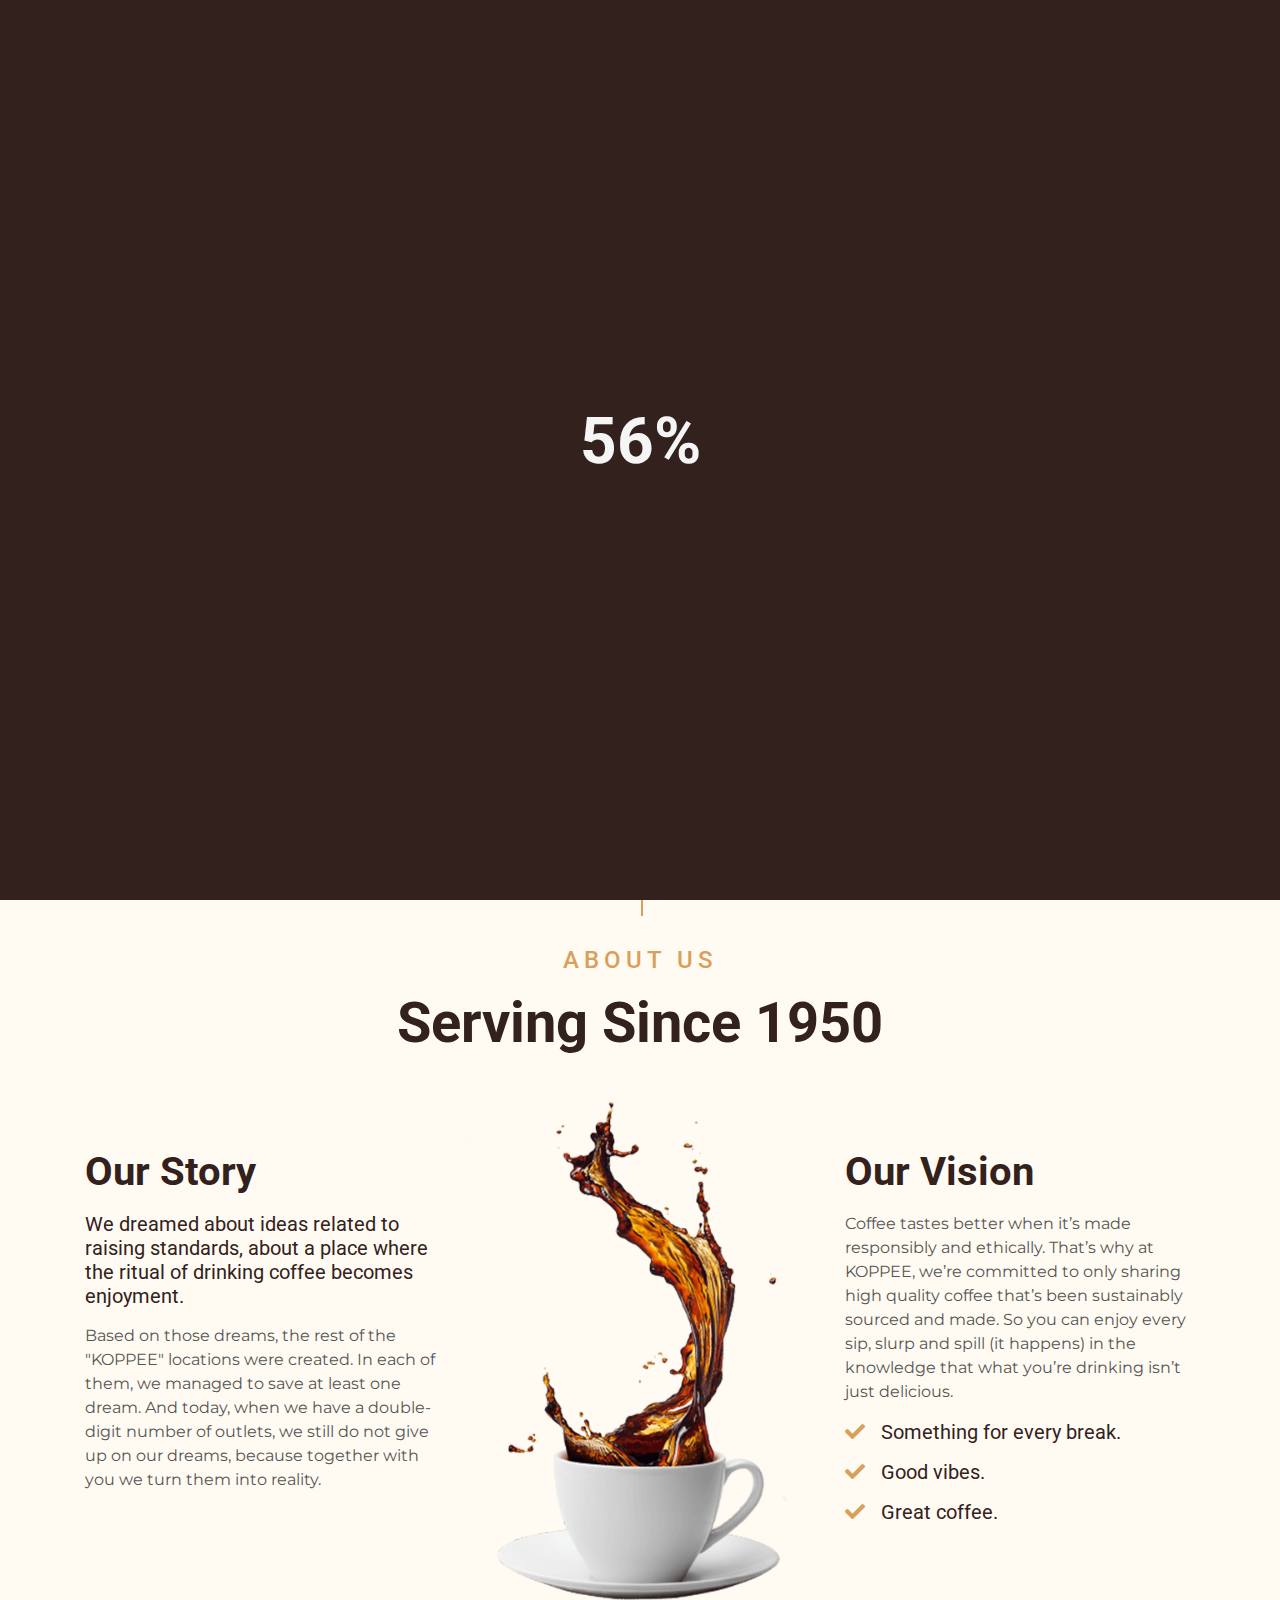
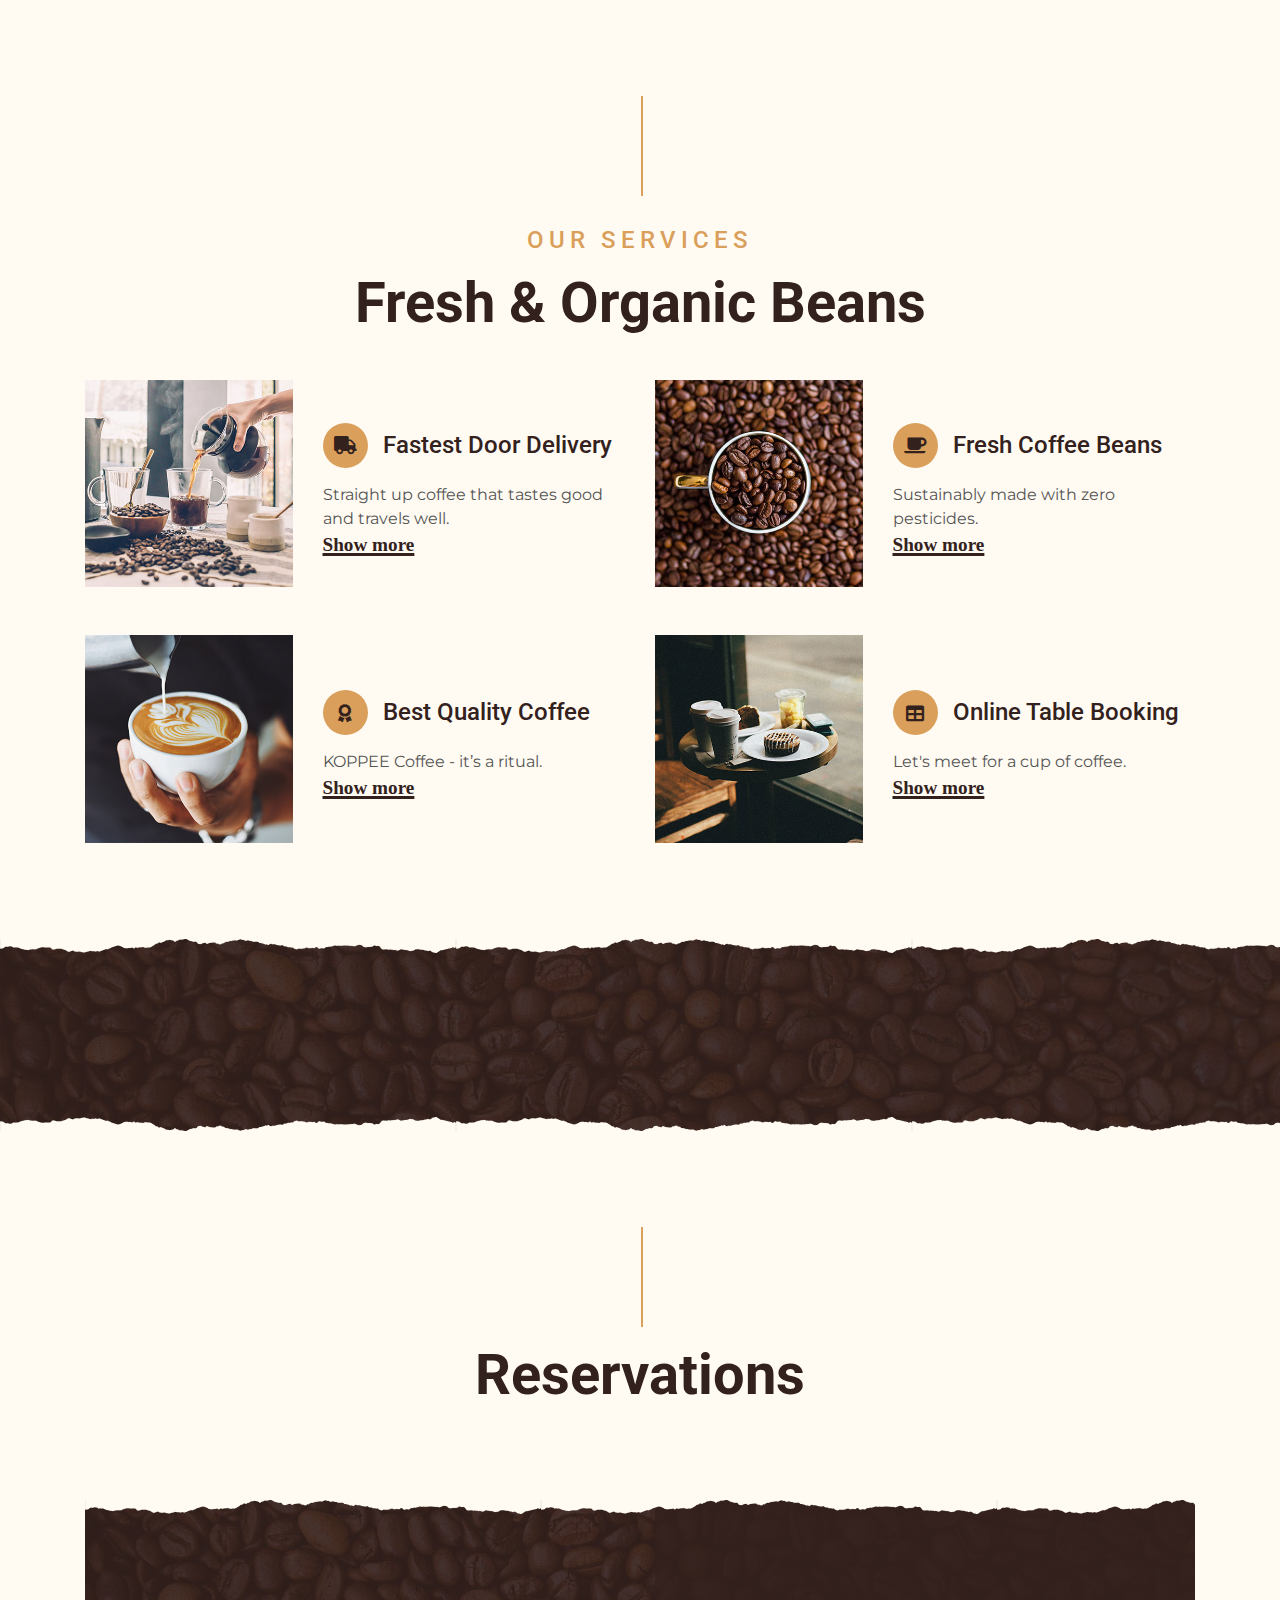
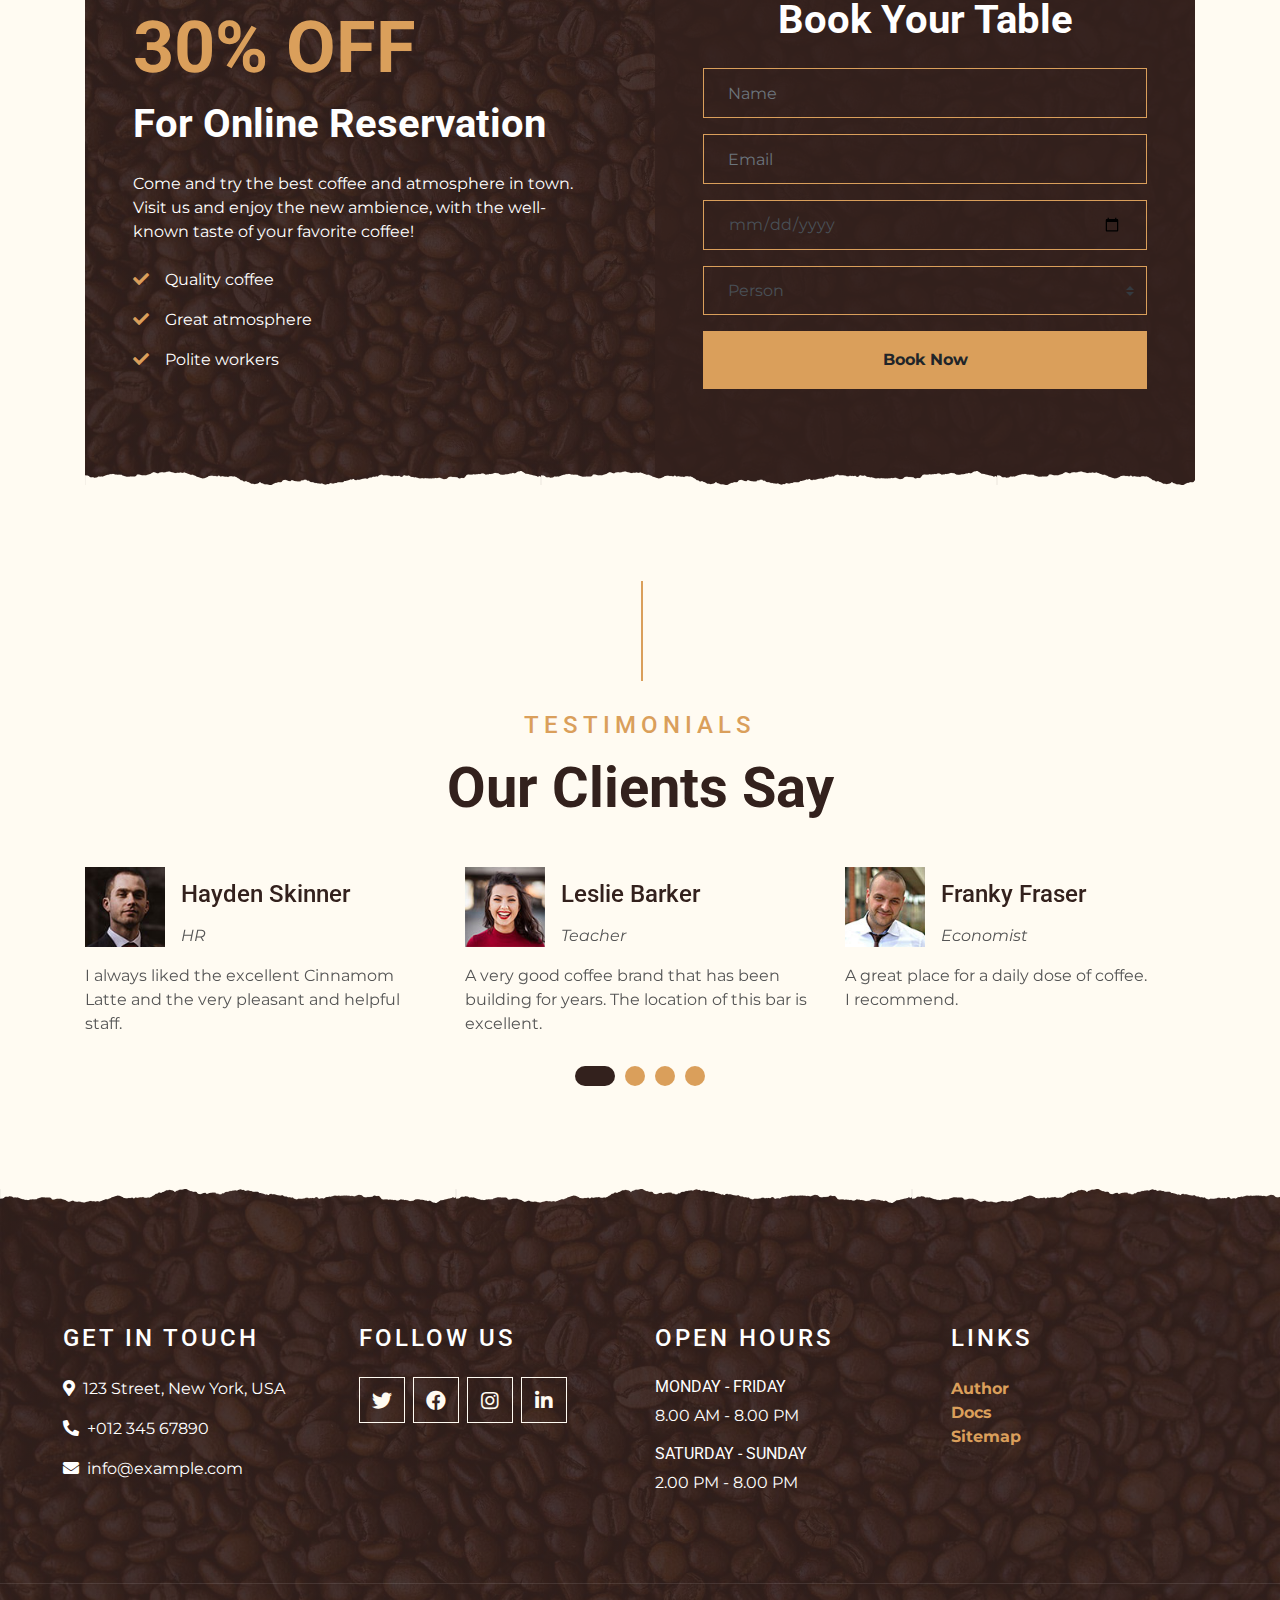
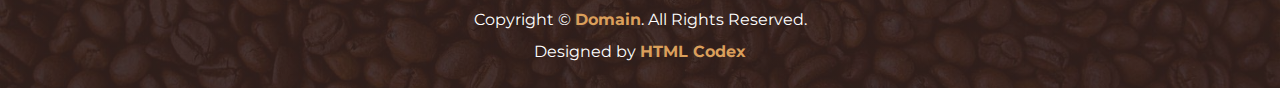
<file: index.html>
<!DOCTYPE html>
<html lang="en">

    <head>
        <meta charset="utf-8">
        <title> Coffee - KOPPEE Shop</title>
        <meta content="width=device-width, initial-scale=1.0" name="viewport">
        <meta content="Free Website Template" name="keywords">
        <meta content="Free Website Template" name="description">
        <!-- Favicon -->
        <link rel="shortcut icon" href="/img/favicon.ico" type="image/x-icon">
        <!-- Google Font -->
        <link rel="preconnect" href="https://fonts.gstatic.com">
        <link href="https://fonts.googleapis.com/css2?family=Montserrat:wght@200;400&family=Roboto:wght@400;500;700&display=swap" rel="stylesheet"> 
        <!-- Font Awesome -->
        <link href="https://cdnjs.cloudflare.com/ajax/libs/font-awesome/5.10.0/css/all.min.css" rel="stylesheet">
        <link rel="stylesheet" href="https://cdnjs.cloudflare.com/ajax/libs/font-awesome/6.3.0/css/all.min.css" integrity="sha512-SzlrxWUlpfuzQ+pcUCosxcglQRNAq/DZjVsC0lE40xsADsfeQoEypE+enwcOiGjk/bSuGGKHEyjSoQ1zVisanQ==" crossorigin="anonymous" referrerpolicy="no-referrer" />
        <!-- Libraries Stylesheet -->
        <link href="lib/owlcarousel/assets/owl.carousel.min.css" rel="stylesheet">
        <link href="lib/tempusdominus/css/tempusdominus-bootstrap-4.min.css" rel="stylesheet" />
        <!-- Customized Bootstrap Stylesheet -->
        <link href="css/style.min.css" rel="stylesheet">
        <!--CSS-->
        <link rel="stylesheet" href="/scss/style.css">
    </head>

<body>
    <!-- Navbar Start -->
    <div id='navbar' class="container-fluid p-4 nav-bar">
        <a href="index.html" class="navbar-brand px-lg-4 m-0">
            <h1 class="m-0 display-4 text-uppercase text-white">KOPPEE</h1>
        </a>
        <div class="num-cart col" >
            <a href="cart.html" class="shopping-cart  align-items-right"><i class="fa-solid fa-cart-shopping"></i><span id="number"></span></i></a>
            
        </div>  
        <div id="burger">
            +
        </div>
        <div id="burgerMenu">
            <div id="section1">
                <ul class="list">
                    <li>
                        <a href="index.html">HOME</a>
                    </li>
                    <hr/>
                    <li>
                        <a href="menu.html">MENU AND PRICING</a>
                    </li>
                    <hr/>
                    <li>
                        <a href="cart.html">CART</a>
                    </li>
                    <hr/>
                    <li>
                        <a href="author.html">AUTHOR</a>
                    </li>
                    <hr/>
                </ul>
            </div>
        </div>
    </div>
    <!-- Navbar End -->

    <!-- Carousel Start -->
    <div class="container-fluid p-0 mb-5">
        <div id="blog-carousel" class="carousel slide overlay-bottom" data-ride="carousel">
            <div class="carousel-inner">
                <div class="carousel-item active">
                    <img class="w-100" src="img/carousel-1.jpg" alt="Image">
                    <div class="carousel-caption d-flex flex-column align-items-center justify-content-center">
                        <h2 class="text-primary font-weight-medium m-0">We Have Been Serving</h2>
                        <h1 class="display-1 text-white m-0">COFFEE</h1>
                        <h2 class="text-white m-0">* SINCE 1950 *</h2>
                    </div>
                </div>
                <div class="carousel-item">
                    <img class="w-100" src="img/carousel-2.jpg" alt="Image">
                    <div class="carousel-caption d-flex flex-column align-items-center justify-content-center">
                        <h2 class="text-primary font-weight-medium m-0">We Have Been Serving</h2>
                        <h1 class="display-1 text-white m-0">COFFEE</h1>
                        <h2 class="text-white m-0">* SINCE 1950 *</h2>
                    </div>
                </div>
            </div>
            <a class="carousel-control-prev" href="#blog-carousel" data-slide="prev">
                <span class="carousel-control-prev-icon"></span>
            </a>
            <a class="carousel-control-next" href="#blog-carousel" data-slide="next">
                <span class="carousel-control-next-icon"></span>
            </a>
        </div>
    </div>
    <!-- Carousel End -->


    <!-- About Start -->
    <div id="about" class="container-fluid py-5">
        <div class="container">
            <div class="section-title">
                <h4 class="text-primary text-uppercase" style="letter-spacing: 5px;">About Us</h4>
                <h1 class="display-4">Serving Since 1950</h1>
            </div>
            <div class="row">
                <div class="col-lg-4 py-0 py-lg-5">
                    <h1 class="mb-3">Our Story</h1>
                    <h5 class="mb-3">We dreamed about ideas related to raising standards, about a place where the ritual of drinking coffee becomes enjoyment.</h5>
                    <p>Based on those dreams, the rest of the "KOPPEE" locations were created. In each of them, we managed to save at least one dream.
                    And today, when we have a double-digit number of outlets, we still do not give up on our dreams, because together with you we turn them into reality.</p>
                </div>
                <div class="col-lg-4 py-5 py-lg-0" style="min-height: 500px;">
                    <div class="position-relative h-100">
                        <img class="position-absolute w-100 h-100" src="img/about.png" style="object-fit: cover;">
                    </div>
                </div>
                <div class="col-lg-4 py-0 py-lg-5">
                    <h1 class="mb-3">Our Vision</h1>
                    <p>Coffee tastes better when it’s made responsibly and ethically. That’s why at KOPPEE, we’re committed to only sharing high quality coffee that’s been sustainably sourced and made. So you can enjoy every sip, slurp and spill (it happens) in the knowledge that what you’re drinking isn’t just delicious.</p>
                    <h5 class="mb-3"><i class="fa fa-check text-primary mr-3"></i>Something for every break.</h5>
                    <h5 class="mb-3"><i class="fa fa-check text-primary mr-3"></i>Good vibes.</h5>
                    <h5 class="mb-3"><i class="fa fa-check text-primary mr-3"></i>Great coffee. </h5>
                </div>
            </div>
        </div>
    </div>
    <!-- About End -->


    <!-- Service Start -->
    <div id='service' class="container-fluid pt-5">
        <div class="container">
            <div class="section-title">
                <h4 class="text-primary text-uppercase" style="letter-spacing: 5px;">Our Services</h4>
                <h1 class="display-4">Fresh & Organic Beans</h1>
            </div>
            <div class="row">
                <div class="col-lg-6 mb-5">
                    <div class="row align-items-center">
                        <div class="col-sm-5">
                            <img class="img-fluid mb-3 mb-sm-0 lightroom" src="img/service-1.jpg" alt="Dark coffe">
                        </div>
                        <div class="col-sm-7">
                            <h4><i class="fa fa-truck service-icon"></i>Fastest Door Delivery</h4>
                            <p class="m-0"> 
                                Straight up coffee that tastes good and travels well.</br>  <span id='moreText1' class="moreText">Made from delicious, special-grade coffee beans, freshly roasted the day they’re shipped to you.</br> </span> <span id='showMore1' class="showMore">Show more</span></p>
                        </div>
                    </div>
                </div>
                <div class="col-lg-6 mb-5">
                    <div class="row align-items-center">
                        <div class="col-sm-5">
                            <img class="img-fluid mb-3 mb-sm-0 lightroom" src="img/service-2.jpg" alt="Coffe beans">
                        </div>
                        <div class="col-sm-7">
                            <h4><i class="fa fa-coffee service-icon"></i>Fresh Coffee Beans</h4>
                            <p class="m-0"> Sustainably made with zero pesticides. </br> <span id='moreText2' class="moreText">Throughout the year, our skilled partners work hard to cultivate only the best coffee beans from their trees. </br></span> <span id='showMore2' class="showMore">Show more</span></p>
                        </div>
                    </div>
                </div>
                <div class="col-lg-6 mb-5">
                    <div class="row align-items-center">
                        <div class="col-sm-5">
                            <img class="img-fluid mb-3 mb-sm-0 lightroom" src="img/service-3.jpg" alt="Coffe art">
                        </div>
                        <div class="col-sm-7">
                            <h4><i class="fa fa-award service-icon"></i>Best Quality Coffee</h4>
                            <p class="m-0">KOPPEE Coffee - it’s a ritual.</br> <span id='moreText3' class="moreText"> We know that your favorite daily drink is more than just a drink.</br> </span> <span id='showMore3' class="showMore">Show more</span></p>
                        </div>
                    </div>
                </div>
                <div class="col-lg-6 mb-5">
                    <div class="row align-items-center">
                        <div class="col-sm-5">
                            <img class="img-fluid mb-3 mb-sm-0 lightroom" src="img/service-4.jpg" alt="Coffe table">
                        </div>
                        <div class="col-sm-7">
                            <h4><i class="fa fa-table service-icon"></i>Online Table Booking</h4>
                            <p class="m-0"> Let's meet for a cup of coffee.</br> 
                                <span id='moreText4' class="moreText">Come and try the best coffee and atmosphere in town.</br></span> <span id='showMore4' class="showMore">Show more</span></p>
                        </div>
                    </div>
                </div>
            </div>
        </div>
    </div>
    <!-- Service End -->


    <!-- Offer Start -->
    <div id='offer' class="offer container-fluid my-5 py-5 text-center position-relative overlay-top overlay-bottom">
        <div class="container py-5">
            
        </div>
    </div>
    <!-- Offer End -->


    <!-- Menu Start -->
    <div id="pricing" class="container-fluid pt-5">
        <div class="container">
            <div class="section-title">
                <!-- <h4 class="text-primary text-uppercase" style="letter-spacing: 5px;">Menu & Pricing</h4>-->
                <h1 class="display-4">Reservations</h1> 
            </div>
           
        </div>
    </div>
    <!-- Menu End -->

    <!-- Reservation Start -->
    <div id="reservation"  class="container-fluid my-5">
        <div class="container">
            <div class="reservation position-relative overlay-top overlay-bottom">
                <div class="row align-items-center">
                    <div class="col-lg-6 my-5 my-lg-0">
                        <div class="p-5">
                            <div class="mb-4">
                                <h1 class="display-3 text-primary">30% OFF</h1>
                                <h1 class="text-white">For Online Reservation</h1>
                            </div>
                            <p class="text-white">Come and try the best coffee and atmosphere in town.
                                Visit us and enjoy the new ambience, with the well-known taste of your favorite coffee!
                            </p>
                            <ul class="list-inline text-white m-0">
                                <li class="py-2"><i class="fa fa-check text-primary mr-3"></i>Quality coffee</li>
                                <li class="py-2"><i class="fa fa-check text-primary mr-3"></i>Great atmosphere</li>
                                <li class="py-2"><i class="fa fa-check text-primary mr-3"></i>Polite workers</li>
                            </ul>
                        </div>
                    </div>
                    <div class="col-lg-6">
                        <div class="text-center p-5" style="background: rgba(51, 33, 29, .8);">
                            <h1 class="text-white mb-4 mt-5">Book Your Table</h1> 
                            <form class="mb-5">
                                <div class="form-group">
                                    <input id="fullName" type="text" class="form-control bg-transparent border-primary p-4" placeholder="Name"
                                        required="required"/>
                                    <span id="errFullName"></span>
                                </div>
                                <div class="form-group">
                                    <input id="email" type="email" class="form-control bg-transparent border-primary p-4" placeholder="Email"
                                        required="required" />
                                    <span id="errEmail"></span>
                                </div>
                                <div class="form-group">
                                    <div class="date" data-target-input="nearest">
                                        <input id='date' type="date" class="form-control bg-transparent border-primary p-4"/>
                                    </div>
                                    <span id="errDate"></span>
                                </div>
                                <div class="form-group">
                                    <select id='select' class="custom-select bg-transparent border-primary px-4" style="height: 49px">
                                        <option selected>Person</option>
                                        <option value="1">1 Person</option>
                                        <option value="2">2 Persons</option>
                                        <option value="3">3 Persons</option>
                                        <option value="4">4 Persons</option>
                                        <option value="5">5 Persons</option>
                                    </select>
                                    <span id="errSelect"></span>
                                </div>
                                
                                <div>
                                    <button id='submitBtn' class="btn btn-primary btn-block font-weight-bold py-3" type="submit">Book Now</button>
                                </div>
                            </form>
                        </div>
                    </div>
                </div>
            </div>
        </div>
    </div>
    <!-- Reservation End -->


    <!-- Testimonial Start -->
    <div id="testimonials" class="container-fluid py-5">
        <div class="container">
            <div class="section-title">
                <h4 class="text-primary text-uppercase" style="letter-spacing: 5px;">Testimonials</h4>
                <h1 class="display-4">Our Clients Say</h1>
            </div>
            <div class="owl-carousel testimonial-carousel">
                <div class="testimonial-item">
                    <div class="d-flex align-items-center mb-3">
                        <img class="img-fluid" src="img/testimonial-1.jpg" alt="">
                        <div class="ml-3">
                            <h4>Leslie Barker</h4>
                            <i>Teacher</i>
                        </div>
                    </div>
                    <p class="m-0">A very good coffee brand that has been building for years. The location of this bar is excellent.</p>
                </div>
                <div class="testimonial-item">
                    <div class="d-flex align-items-center mb-3">
                        <img class="img-fluid" src="img/testimonial-2.jpg" alt="">
                        <div class="ml-3">
                            <h4>Franky Fraser </h4>
                            <i>Economist</i>
                        </div>
                    </div>
                    <p class="m-0">A great place for a daily dose of coffee. </br>I recommend.</p>
                </div>
                <div class="testimonial-item">
                    <div class="d-flex align-items-center mb-3">
                        <img class="img-fluid" src="img/testimonial-3.jpg" alt="">
                        <div class="ml-3">
                            <h4>Gabby Wilson</h4>
                            <i>Software developer</i>
                        </div>
                    </div>
                    <p class="m-0">I'm not a fan of cafes and restaurants, but it's a nice place for a business meeting.</p>
                </div>
                <div class="testimonial-item">
                    <div class="d-flex align-items-center mb-3">
                        <img class="img-fluid" src="img/testimonial-4.jpg" alt="">
                        <div class="ml-3">
                            <h4> Hayden Skinner</h4>
                            <i>HR</i>
                        </div>
                    </div>
                    <p class="m-0">I always liked the excellent Cinnamom Latte and the very pleasant and helpful staff.</p>
                </div>
            </div>
        </div>
    </div>
    <!-- Testimonial End -->


    <!-- Footer Start -->
    <div class="container-fluid footer text-white mt-5 pt-5 px-0 position-relative overlay-top">
        <div class="row mx-0 pt-5 px-sm-3 px-lg-5 mt-4">
            <div class="col-lg-3 col-md-6 mb-5">
                <h4 class="text-white text-uppercase mb-4" style="letter-spacing: 3px;">Get In Touch</h4>
                <p><i class="fa fa-map-marker-alt mr-2"></i>123 Street, New York, USA</p>
                <p><i class="fa fa-phone-alt mr-2"></i>+012 345 67890</p>
                <p class="m-0"><i class="fa fa-envelope mr-2"></i>info@example.com</p>
            </div>
            <div class="col-lg-3 col-md-6 mb-5" >
                <h4 class="text-white text-uppercase mb-4" 
                style="letter-spacing: 3px;">Follow Us</h4>
                <div class="d-flex justify-content-start" id="social"></div>

            </div>
            <div class="col-lg-3 col-md-6 mb-5">
                <h4 class="text-white text-uppercase mb-4" style="letter-spacing: 3px;">Open Hours</h4>
                <div>
                    <h6 class="text-white text-uppercase">Monday - Friday</h6>
                    <p>8.00 AM - 8.00 PM</p>
                    <h6 class="text-white text-uppercase">Saturday - Sunday</h6>
                    <p>2.00 PM - 8.00 PM</p>
                </div>
            </div>
            <div class="col-lg-3 col-md-6 mb-5">
                <h4 class="text-white text-uppercase mb-4" style="letter-spacing: 3px;">LINKS</h4>
                <div class="w-100">
                    <a href="https://stanojlovickatarina.netlify.app/" class="font-weight-bold">Author</a> <br>  
                    <a href="web2.pdf" class="font-weight-bold">Docs</a> <br>
                    <a href="sitemap.xml" class="font-weight-bold">Sitemap</a>
                </div>
            </div>
        </div>
        <div class="container-fluid text-center text-white border-top mt-4 py-4 px-sm-3 px-md-5" style="border-color: rgba(256, 256, 256, .1) !important;">
            <p class="mb-2 text-white">Copyright &copy; <a class="font-weight-bold" href="#">Domain</a>. All Rights Reserved.</a></p>
            <p class="m-0 text-white">Designed by <a class="font-weight-bold" href="https://htmlcodex.com">HTML Codex</a></p>
        </div>
    </div>
    <!-- Footer End -->


    <!-- Back to Top -->
    <a href="#" class="btn btn-lg btn-primary btn-lg-square back-to-top"><i class="fa fa-angle-double-up"></i></a>


    <!-- JavaScript Libraries -->
    <script src="https://code.jquery.com/jquery-3.4.1.min.js"></script>
    <script src="https://stackpath.bootstrapcdn.com/bootstrap/4.4.1/js/bootstrap.bundle.min.js"></script>
    <script src="lib/easing/easing.min.js"></script>
    <script src="lib/waypoints/waypoints.min.js"></script>
    <script src="lib/owlcarousel/owl.carousel.min.js"></script>
    <script src="lib/tempusdominus/js/moment.min.js"></script>
    <script src="lib/tempusdominus/js/moment-timezone.min.js"></script>
    <script src="lib/tempusdominus/js/tempusdominus-bootstrap-4.min.js"></script>

    <!-- Template Javascript -->
    <script src="js/main.js"></script>
    <script src="/js/app.js"></script>
    <!-- jQuery -->
    <script src="https://code.jquery.com/jquery-3.6.2.min.js" integrity="sha256-2krYZKh//PcchRtd+H+VyyQoZ/e3EcrkxhM8ycwASPA=" crossorigin="anonymous"></script>
</body>

</html>
</file>
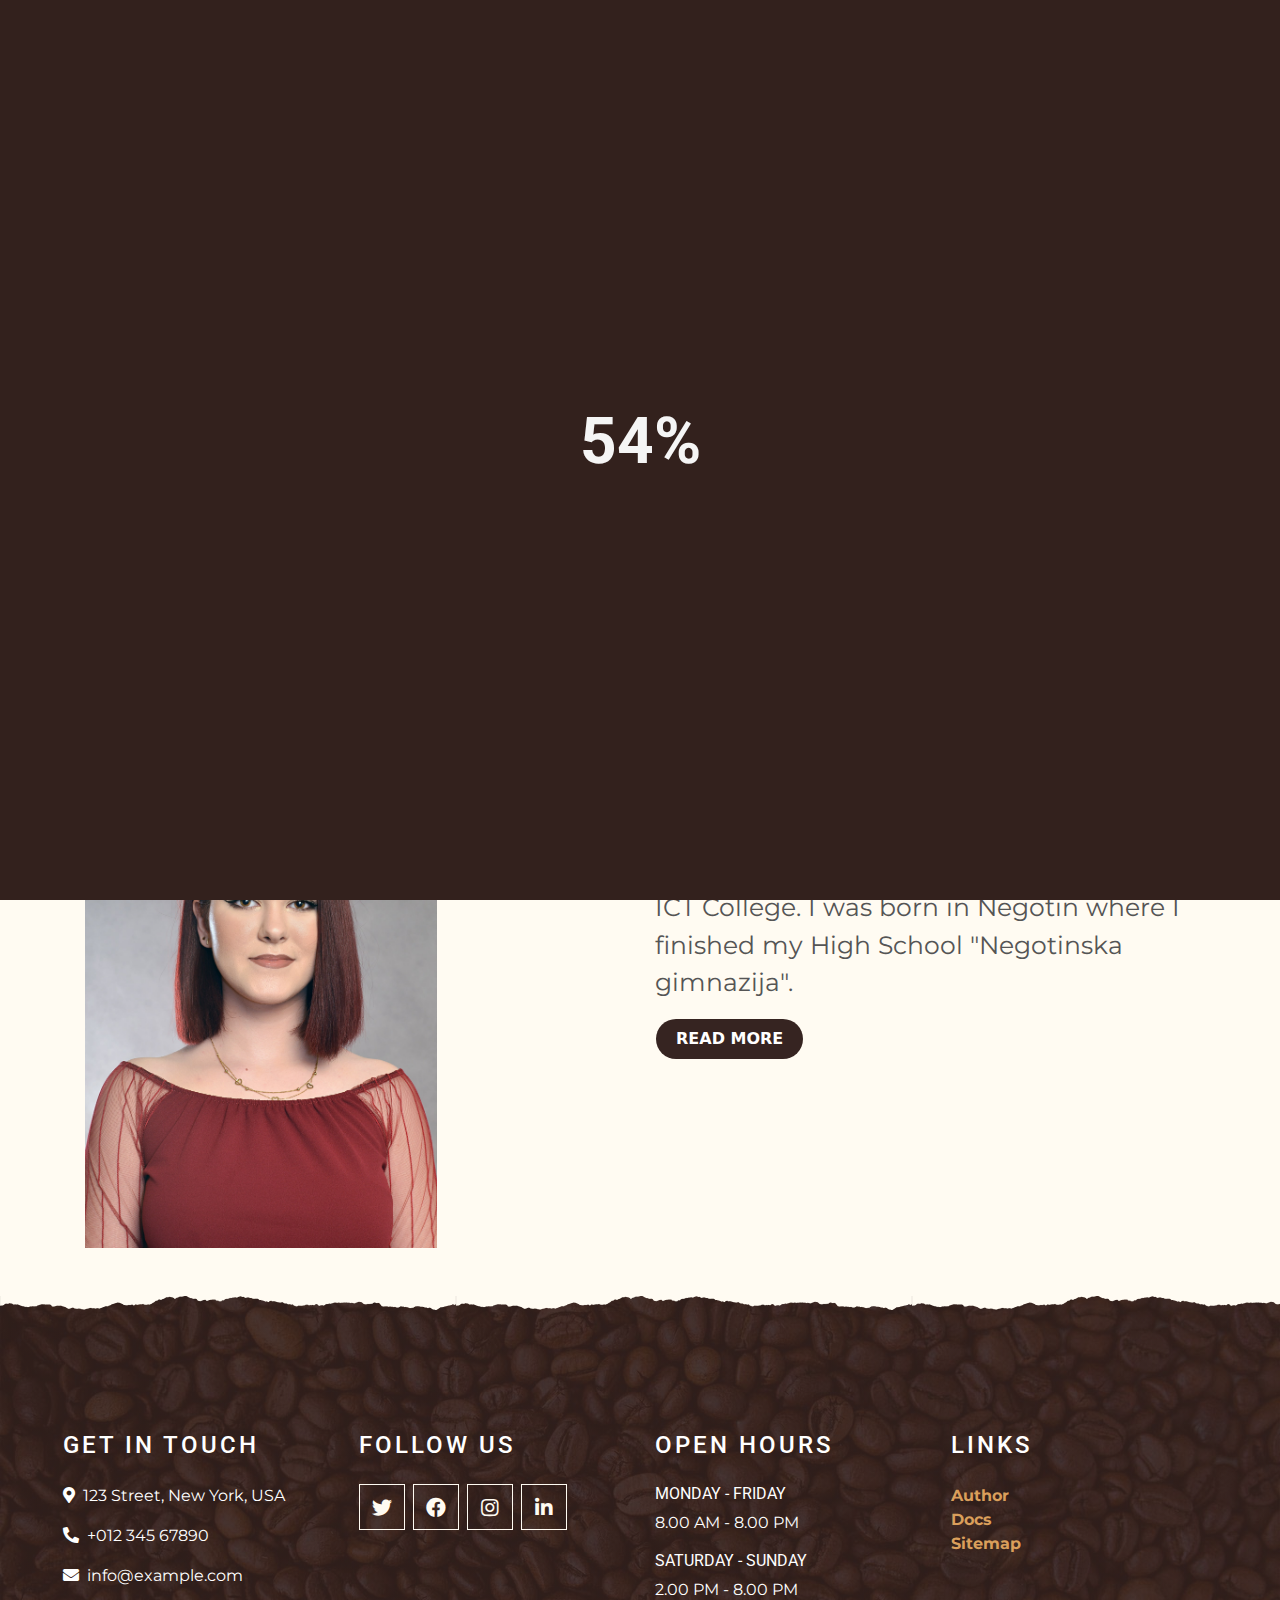
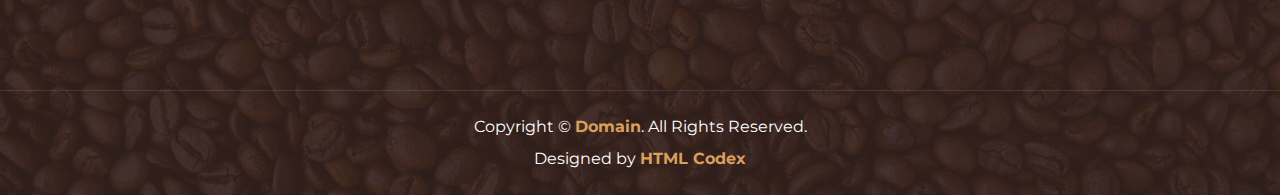
<file: author.html>
<!DOCTYPE html>
<html lang="en">

<head>
    <meta charset="utf-8">
    <title>KOPPEE - Coffee Shop</title>
    <meta content="width=device-width, initial-scale=1.0" name="viewport">
    <meta content="Free Website Template" name="keywords">
    <meta content="Free Website Template" name="description">
    <!-- Favicon -->
    <link rel="shortcut icon" href="/img/favicon.ico" type="image/x-icon">
    <!-- Google Font -->
    <link rel="preconnect" href="https://fonts.gstatic.com">
    <link href="https://fonts.googleapis.com/css2?family=Montserrat:wght@200;400&family=Roboto:wght@400;500;700&display=swap" rel="stylesheet"> 
    <!-- Font Awesome -->
    <link href="https://cdnjs.cloudflare.com/ajax/libs/font-awesome/5.10.0/css/all.min.css" rel="stylesheet">
    <link rel="stylesheet" href="https://cdnjs.cloudflare.com/ajax/libs/font-awesome/6.3.0/css/all.min.css" integrity="sha512-SzlrxWUlpfuzQ+pcUCosxcglQRNAq/DZjVsC0lE40xsADsfeQoEypE+enwcOiGjk/bSuGGKHEyjSoQ1zVisanQ==" crossorigin="anonymous" referrerpolicy="no-referrer" />
    <!-- Libraries Stylesheet -->
    <link href="lib/owlcarousel/assets/owl.carousel.min.css" rel="stylesheet">
    <link href="lib/tempusdominus/css/tempusdominus-bootstrap-4.min.css" rel="stylesheet" />
    <!-- Customized Bootstrap Stylesheet -->
    <link href="css/style.min.css" rel="stylesheet">
    <!--CSS-->
    <link rel="stylesheet" href="/scss/style.css">
</head>

<body>
    <!-- Navbar Start -->
    <div id='navbar' class="container-fluid p-4 nav-bar">
        <a href="index.html" class="navbar-brand px-lg-4 m-0">
            <h1 class="m-0 display-4 text-uppercase text-white">KOPPEE</h1>
        </a>
       
        
        <div id="burger">
            +
        </div>
        <div id="burgerMenu">
            <div id="section1">
                <ul class="list">
                    <li>
                        <a href="index.html">HOME</a>
                    </li>
                    <hr/>
                    <li>
                        <a href="menu.html">MENU AND PRICING</a>
                    </li>
                    <hr/>
                    <li>
                        <a href="cart.html">CART</a>
                    </li>
                    <hr/>
                    <li>
                        <a href="author.html">AUTHOR</a>
                    </li>
                    <hr/>
                </ul>
            </div>
        </div>
    </div>
    <!-- Navbar End -->

     <!-- Carousel Start -->
     <div class="container-fluid p-0 mb-5">
        <div id="blog-carousel" class="carousel slide overlay-bottom" data-ride="carousel">
            <div class="carousel-inner">
                <div class="carousel-item active">
                    <img class="w-100" src="img/carousel-1.jpg" alt="Image">
                    <div class="carousel-caption d-flex flex-column align-items-center justify-content-center">
                        <h2 class="text-primary font-weight-medium m-0">We Have Been Serving</h2>
                        <h1 class="display-1 text-white m-0">COFFEE</h1>
                        <h2 class="text-white m-0">* SINCE 1950 *</h2>
                    </div>
                </div>
                <div class="carousel-item">
                    <img class="w-100" src="img/carousel-2.jpg" alt="Image">
                    <div class="carousel-caption d-flex flex-column align-items-center justify-content-center">
                        <h2 class="text-primary font-weight-medium m-0">We Have Been Serving</h2>
                        <h1 class="display-1 text-white m-0">COFFEE</h1>
                        <h2 class="text-white m-0">* SINCE 1950 *</h2>
                    </div>
                </div>
            </div>
            <a class="carousel-control-prev" href="#blog-carousel" data-slide="prev">
                <span class="carousel-control-prev-icon"></span>
            </a>
            <a class="carousel-control-next" href="#blog-carousel" data-slide="next">
                <span class="carousel-control-next-icon"></span>
            </a>
        </div>
    </div>
    <!-- Carousel End -->

    

    
     <!-- Author Start -->
    <div class="container" id="author">
        <div class="row">
            <div class="col s12 m6 l4 offset-l2">
                <img src="img/author.JPG" alt="Author"/>
            </div>
            <div class="flow-text col s12 m6 l6 text">
                <h2>Hello</h2>
                <p>my name is Katarina Stanojlović, I am 20 years old. I am a second year student at ICT College. I was born in Negotin where I finished my High School "Negotinska gimnazija". 
                     </p>
                     <div class="btn read-more">
                        <a href="https://stanojlovickatarina.netlify.app/"><button  type="button" class="btn-Cart "> READ MORE</button></a>
                    </div>
            </div>
        </div>
    </div>

     <!-- Author End -->

     <!-- Footer Start -->
     <div class="container-fluid footer text-white mt-5 pt-5 px-0 position-relative overlay-top">
        <div class="row mx-0 pt-5 px-sm-3 px-lg-5 mt-4">
            <div class="col-lg-3 col-md-6 mb-5">
                <h4 class="text-white text-uppercase mb-4" style="letter-spacing: 3px;">Get In Touch</h4>
                <p><i class="fa fa-map-marker-alt mr-2"></i>123 Street, New York, USA</p>
                <p><i class="fa fa-phone-alt mr-2"></i>+012 345 67890</p>
                <p class="m-0"><i class="fa fa-envelope mr-2"></i>info@example.com</p>
            </div>
            <div class="col-lg-3 col-md-6 mb-5" >
                <h4 class="text-white text-uppercase mb-4" 
                style="letter-spacing: 3px;">Follow Us</h4>
                <div class="d-flex justify-content-start" id="social"></div>

            </div>
            <div class="col-lg-3 col-md-6 mb-5">
                <h4 class="text-white text-uppercase mb-4" style="letter-spacing: 3px;">Open Hours</h4>
                <div>
                    <h6 class="text-white text-uppercase">Monday - Friday</h6>
                    <p>8.00 AM - 8.00 PM</p>
                    <h6 class="text-white text-uppercase">Saturday - Sunday</h6>
                    <p>2.00 PM - 8.00 PM</p>
                </div>
            </div>
            <div class="col-lg-3 col-md-6 mb-5">
                <h4 class="text-white text-uppercase mb-4" style="letter-spacing: 3px;">LINKS</h4>
                <div class="w-100">
                    <a href="https://stanojlovickatarina.netlify.app/" class="font-weight-bold">Author</a> <br>  
                    <a href="web2.pdf" class="font-weight-bold">Docs</a> <br>
                    <a href="sitemap.xml" class="font-weight-bold">Sitemap</a>
                </div>
            </div>
        </div>
        <div class="container-fluid text-center text-white border-top mt-4 py-4 px-sm-3 px-md-5" style="border-color: rgba(256, 256, 256, .1) !important;">
            <p class="mb-2 text-white">Copyright &copy; <a class="font-weight-bold" href="#">Domain</a>. All Rights Reserved.</a></p>
            <p class="m-0 text-white">Designed by <a class="font-weight-bold" href="https://htmlcodex.com">HTML Codex</a></p>
        </div>
    </div>
    <!-- Footer End -->


    <!-- Back to Top -->
    <a href="#" class="btn btn-lg btn-primary btn-lg-square back-to-top"><i class="fa fa-angle-double-up"></i></a>


    <!-- JavaScript Libraries -->
    <script src="https://code.jquery.com/jquery-3.4.1.min.js"></script>
    <script src="https://stackpath.bootstrapcdn.com/bootstrap/4.4.1/js/bootstrap.bundle.min.js"></script>
    <script src="lib/easing/easing.min.js"></script>
    <script src="lib/waypoints/waypoints.min.js"></script>
    <script src="lib/owlcarousel/owl.carousel.min.js"></script>
    <script src="lib/tempusdominus/js/moment.min.js"></script>
    <script src="lib/tempusdominus/js/moment-timezone.min.js"></script>
    <script src="lib/tempusdominus/js/tempusdominus-bootstrap-4.min.js"></script>
    

    <!-- Template Javascript -->
    <script src="js/main.js"></script>
    <script src="/js/app.js"></script>
    <!-- jQuery -->
    <script src="https://code.jquery.com/jquery-3.6.2.min.js" integrity="sha256-2krYZKh//PcchRtd+H+VyyQoZ/e3EcrkxhM8ycwASPA=" crossorigin="anonymous"></script>
</body>

</html>
</file>
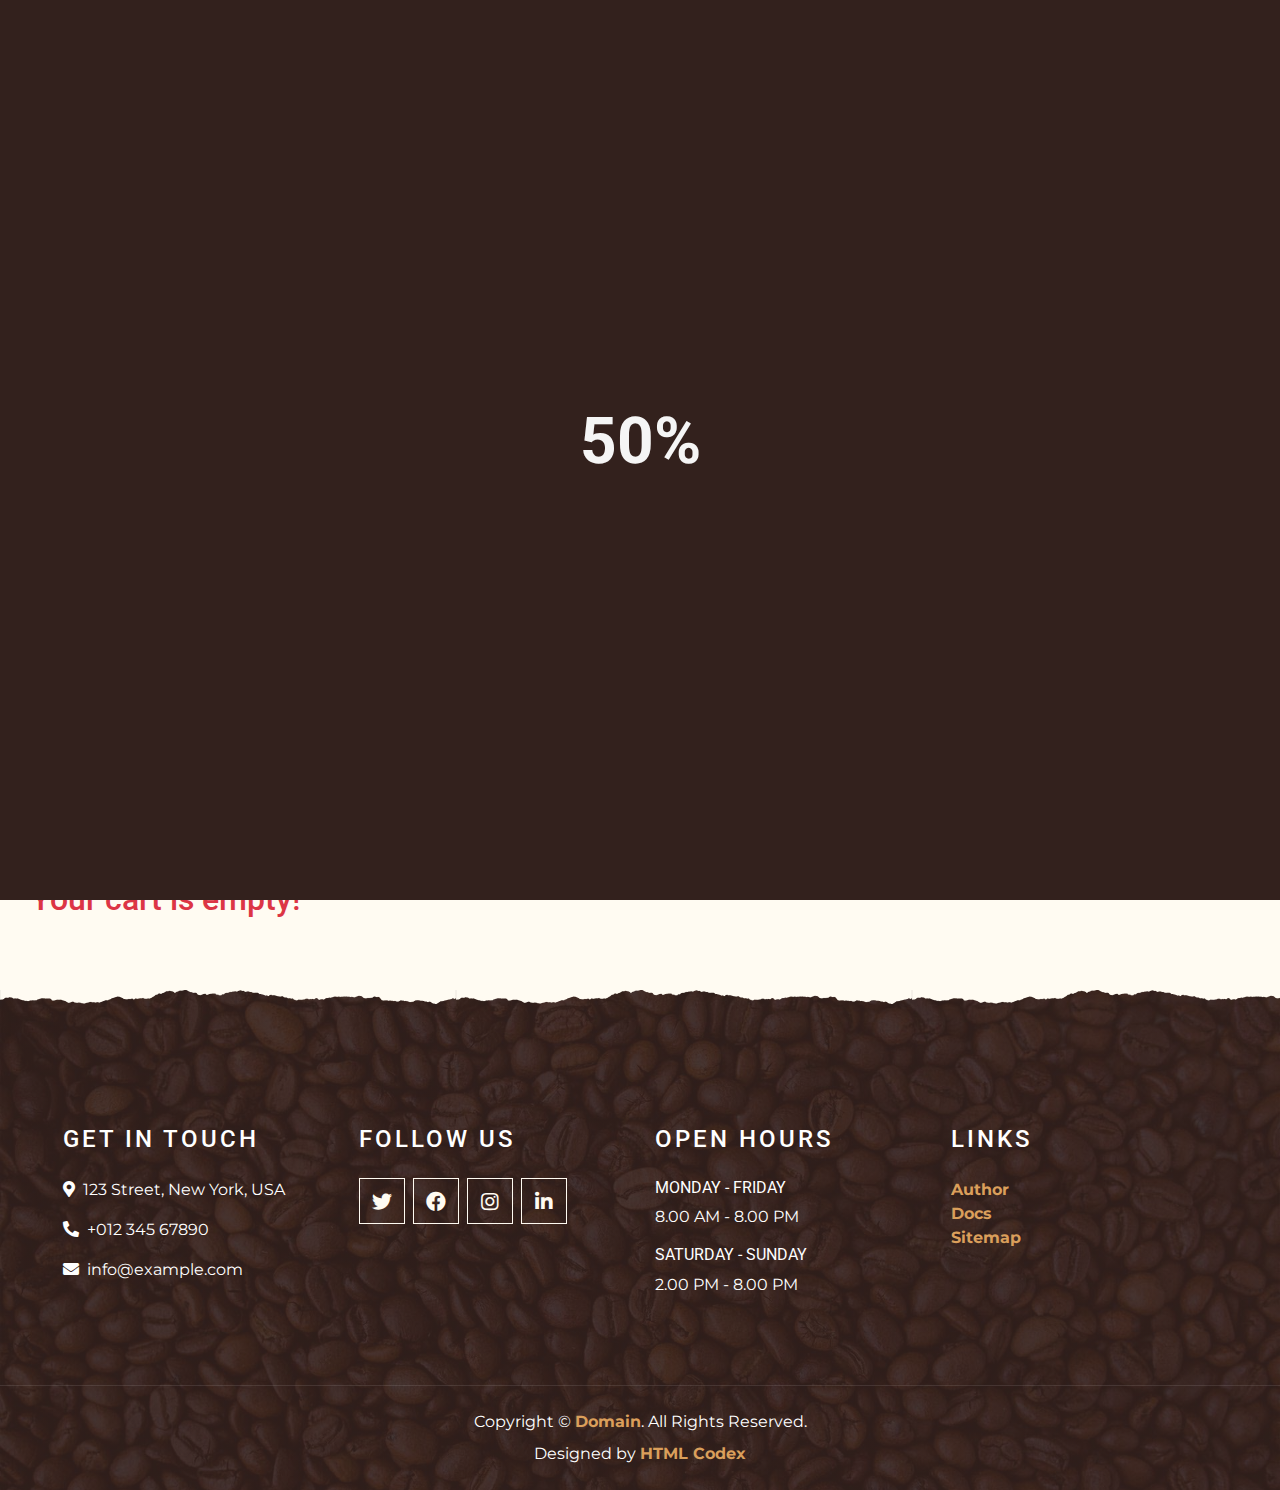
<file: cart.html>
<!DOCTYPE html>
<html lang="en">

<head>
    <meta charset="utf-8">
    <title> Coffee - KOPPEE Shop</title>
    <meta content="width=device-width, initial-scale=1.0" name="viewport">
    <meta content="Free Website Template" name="keywords">
    <meta content="Free Website Template" name="description">
    <!-- Favicon -->
    <link rel="shortcut icon" href="/img/favicon.ico" type="image/x-icon">
    <!-- Google Font -->
    <link rel="preconnect" href="https://fonts.gstatic.com">
    <link href="https://fonts.googleapis.com/css2?family=Montserrat:wght@200;400&family=Roboto:wght@400;500;700&display=swap" rel="stylesheet"> 
    <!-- Font Awesome -->
    <link href="https://cdnjs.cloudflare.com/ajax/libs/font-awesome/5.10.0/css/all.min.css" rel="stylesheet">
    <link rel="stylesheet" href="https://cdnjs.cloudflare.com/ajax/libs/font-awesome/6.3.0/css/all.min.css" integrity="sha512-SzlrxWUlpfuzQ+pcUCosxcglQRNAq/DZjVsC0lE40xsADsfeQoEypE+enwcOiGjk/bSuGGKHEyjSoQ1zVisanQ==" crossorigin="anonymous" referrerpolicy="no-referrer" />
    <!-- Libraries Stylesheet -->
    <link href="lib/owlcarousel/assets/owl.carousel.min.css" rel="stylesheet">
    <link href="lib/tempusdominus/css/tempusdominus-bootstrap-4.min.css" rel="stylesheet" />
    <!-- Customized Bootstrap Stylesheet -->
    <link href="css/style.min.css" rel="stylesheet">
    <!--CSS-->
    <link rel="stylesheet" href="/scss/style.css">
</head>

<body>
    <!-- Navbar Start -->
    <div id='navbar' class="container-fluid p-4 nav-bar">
        <a href="index.html" class="navbar-brand px-lg-4 m-0">
            <h1 class="m-0 display-4 text-uppercase text-white">KOPPEE</h1>
        </a>
        
        <div id="burger">
            +
        </div>
        <div id="burgerMenu">
            <div id="section1">
                <ul class="list">
                    <li>
                        <a href="index.html">HOME</a>
                    </li>
                    <hr/>
                    <li>
                        <a href="menu.html">MENU AND PRICING</a>
                    </li>
                    <hr/>
                    <li>
                        <a href="cart.html">CART</a>
                    </li>
                    <hr/>
                    <li>
                        <a href="author.html">AUTHOR</a>
                    </li>
                    <hr/>
                </ul>
            </div>
        </div>
    </div>
    <!-- Navbar End -->

     <!-- Carousel Start -->
     <div class="container-fluid p-0 mb-5">
        <div id="blog-carousel" class="carousel slide overlay-bottom" data-ride="carousel">
            <div class="carousel-inner">
                <div class="carousel-item active">
                    <img class="w-100" src="img/carousel-1.jpg" alt="Image">
                    <div class="carousel-caption d-flex flex-column align-items-center justify-content-center">
                        <h2 class="text-primary font-weight-medium m-0">We Have Been Serving</h2>
                        <h1 class="display-1 text-white m-0">COFFEE</h1>
                        <h2 class="text-white m-0">* SINCE 1950 *</h2>
                    </div>
                </div>
                <div class="carousel-item">
                    <img class="w-100" src="img/carousel-2.jpg" alt="Image">
                    <div class="carousel-caption d-flex flex-column align-items-center justify-content-center">
                        <h2 class="text-primary font-weight-medium m-0">We Have Been Serving</h2>
                        <h1 class="display-1 text-white m-0">COFFEE</h1>
                        <h2 class="text-white m-0">* SINCE 1950 *</h2>
                    </div>
                </div>
            </div>
            <a class="carousel-control-prev" href="#blog-carousel" data-slide="prev">
                <span class="carousel-control-prev-icon"></span>
            </a>
            <a class="carousel-control-next" href="#blog-carousel" data-slide="next">
                <span class="carousel-control-next-icon"></span>
            </a>
        </div>
    </div>
    <!-- Carousel End -->

     <!-- Cart Start -->
     <div id="poruka">
        <div id="added-item" class="hide">
            <div id="text-item" class="col-6">
                <p id="text-item-p"></p>
            </div>
        </div>
    </div>
    <div id="cartDiv" class="container-fluid pt-5 table-responsive">
        <div class="row px-xl-5">
            <div class="col-lg-12 table-responsive mb-5 ">

            </div>
        </div>
    </div>

     <!-- Cart End -->

     <!-- Footer Start -->
     <div class="container-fluid footer text-white mt-5 pt-5 px-0 position-relative overlay-top">
        <div class="row mx-0 pt-5 px-sm-3 px-lg-5 mt-4">
            <div class="col-lg-3 col-md-6 mb-5">
                <h4 class="text-white text-uppercase mb-4" style="letter-spacing: 3px;">Get In Touch</h4>
                <p><i class="fa fa-map-marker-alt mr-2"></i>123 Street, New York, USA</p>
                <p><i class="fa fa-phone-alt mr-2"></i>+012 345 67890</p>
                <p class="m-0"><i class="fa fa-envelope mr-2"></i>info@example.com</p>
            </div>
            <div class="col-lg-3 col-md-6 mb-5" >
                <h4 class="text-white text-uppercase mb-4" 
                style="letter-spacing: 3px;">Follow Us</h4>
                <div class="d-flex justify-content-start" id="social"></div>

            </div>
            <div class="col-lg-3 col-md-6 mb-5">
                <h4 class="text-white text-uppercase mb-4" style="letter-spacing: 3px;">Open Hours</h4>
                <div>
                    <h6 class="text-white text-uppercase">Monday - Friday</h6>
                    <p>8.00 AM - 8.00 PM</p>
                    <h6 class="text-white text-uppercase">Saturday - Sunday</h6>
                    <p>2.00 PM - 8.00 PM</p>
                </div>
            </div>
            <div class="col-lg-3 col-md-6 mb-5">
                <h4 class="text-white text-uppercase mb-4" style="letter-spacing: 3px;">LINKS</h4>
                <div class="w-100">
                    <a href="https://stanojlovickatarina.netlify.app/" class="font-weight-bold">Author</a> <br>  
                    <a href="web2.pdf" class="font-weight-bold">Docs</a> <br>
                    <a href="sitemap.xml" class="font-weight-bold">Sitemap</a>
                </div>
            </div>
        </div>
        <div class="container-fluid text-center text-white border-top mt-4 py-4 px-sm-3 px-md-5" style="border-color: rgba(256, 256, 256, .1) !important;">
            <p class="mb-2 text-white">Copyright &copy; <a class="font-weight-bold" href="#">Domain</a>. All Rights Reserved.</a></p>
            <p class="m-0 text-white">Designed by <a class="font-weight-bold" href="https://htmlcodex.com">HTML Codex</a></p>
        </div>
    </div>
    <!-- Footer End -->


    <!-- Back to Top -->
    <a href="#" class="btn btn-lg btn-primary btn-lg-square back-to-top"><i class="fa fa-angle-double-up"></i></a>


    <!-- JavaScript Libraries -->
    <script src="https://code.jquery.com/jquery-3.4.1.min.js"></script>
    <script src="https://stackpath.bootstrapcdn.com/bootstrap/4.4.1/js/bootstrap.bundle.min.js"></script>
    <script src="lib/easing/easing.min.js"></script>
    <script src="lib/waypoints/waypoints.min.js"></script>
    <script src="lib/owlcarousel/owl.carousel.min.js"></script>
    <script src="lib/tempusdominus/js/moment.min.js"></script>
    <script src="lib/tempusdominus/js/moment-timezone.min.js"></script>
    <script src="lib/tempusdominus/js/tempusdominus-bootstrap-4.min.js"></script>
    

    <!-- Template Javascript -->
    <script src="js/main.js"></script>
    <script src="/js/app.js"></script>
    <!-- jQuery -->
    <script src="https://code.jquery.com/jquery-3.6.2.min.js" integrity="sha256-2krYZKh//PcchRtd+H+VyyQoZ/e3EcrkxhM8ycwASPA=" crossorigin="anonymous"></script>
</body>

</html>
</file>
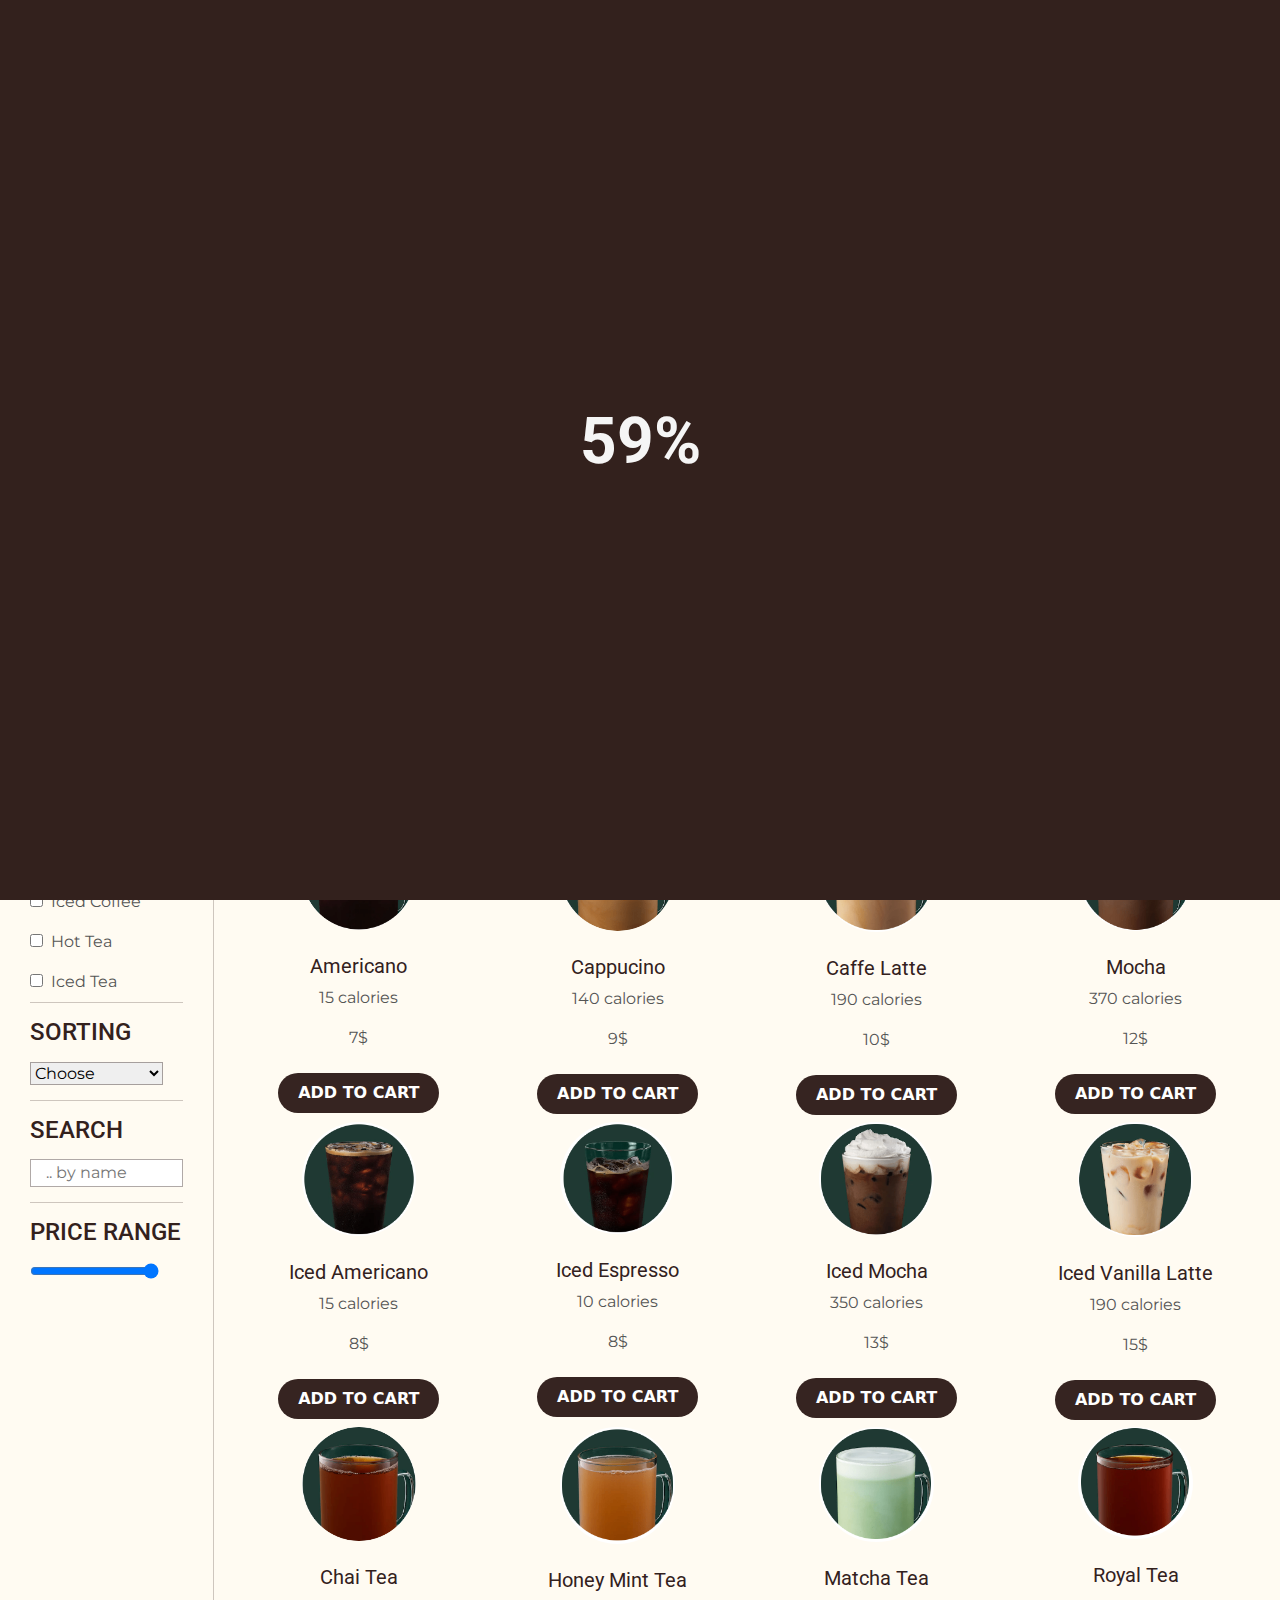
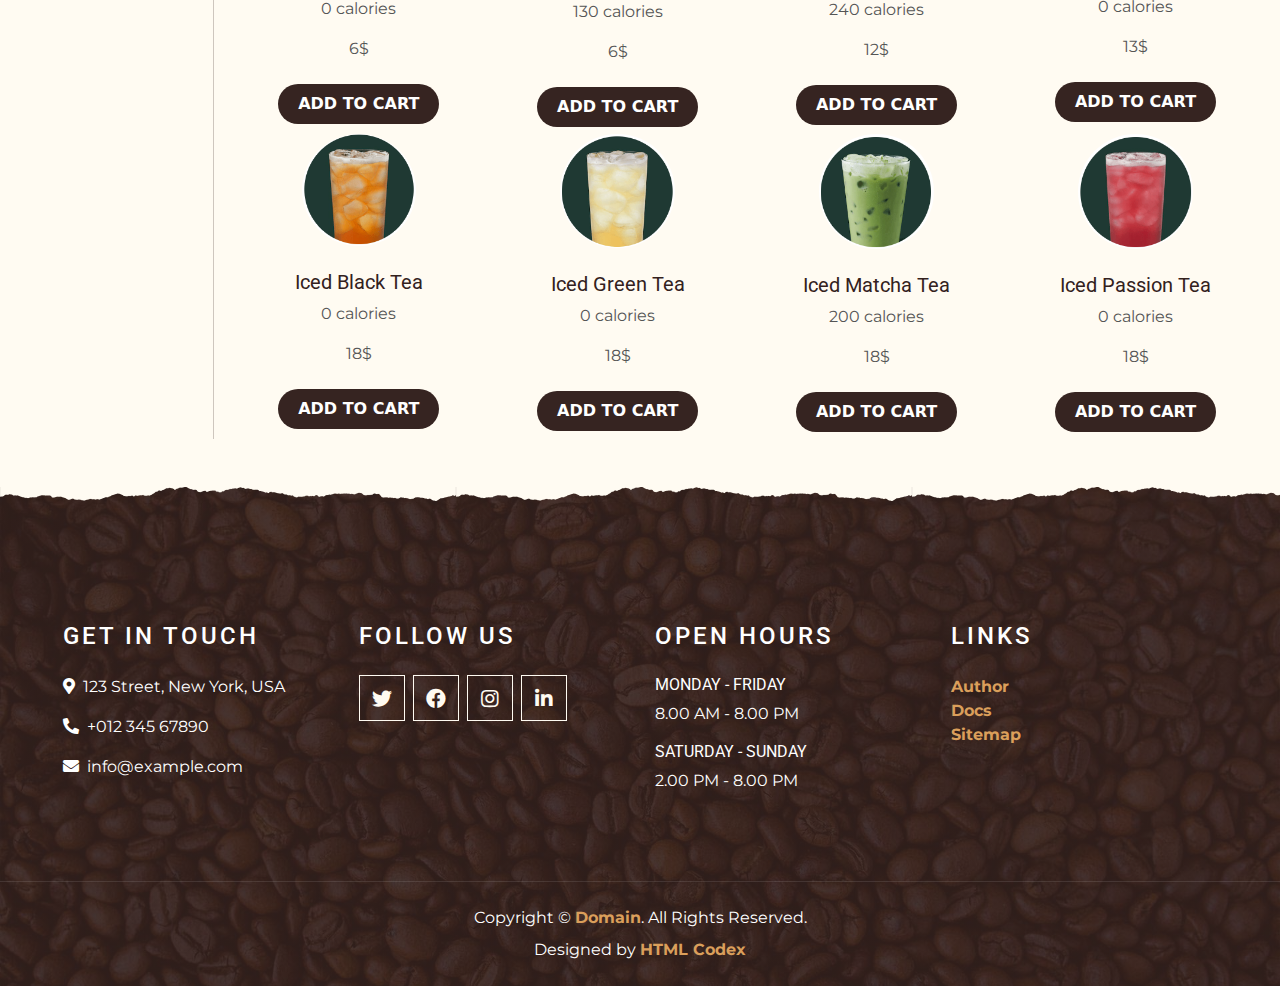
<file: menu.html>
<!DOCTYPE html>
<html lang="en">

<head>
    <meta charset="utf-8">
    <title>KOPPEE - Coffee Shop</title>
    <meta content="width=device-width, initial-scale=1.0" name="viewport">
    <meta content="Free Website Template" name="keywords">
    <meta content="Free Website Template" name="description">
    <!-- Favicon -->
    <link rel="shortcut icon" href="/img/favicon.ico" type="image/x-icon">
    <!-- Google Font -->
    <link rel="preconnect" href="https://fonts.gstatic.com">
    <link href="https://fonts.googleapis.com/css2?family=Montserrat:wght@200;400&family=Roboto:wght@400;500;700&display=swap" rel="stylesheet"> 
    <!-- Font Awesome -->
    <link href="https://cdnjs.cloudflare.com/ajax/libs/font-awesome/5.10.0/css/all.min.css" rel="stylesheet">
    <link rel="stylesheet" href="https://cdnjs.cloudflare.com/ajax/libs/font-awesome/6.3.0/css/all.min.css" integrity="sha512-SzlrxWUlpfuzQ+pcUCosxcglQRNAq/DZjVsC0lE40xsADsfeQoEypE+enwcOiGjk/bSuGGKHEyjSoQ1zVisanQ==" crossorigin="anonymous" referrerpolicy="no-referrer" />
    <!-- Libraries Stylesheet -->
    <link href="lib/owlcarousel/assets/owl.carousel.min.css" rel="stylesheet">
    <link href="lib/tempusdominus/css/tempusdominus-bootstrap-4.min.css" rel="stylesheet" />
    <!-- Customized Bootstrap Stylesheet -->
    <link href="css/style.min.css" rel="stylesheet">
    <!--CSS-->
    <link rel="stylesheet" href="/scss/style.css">
</head>

<body>
    <!-- Navbar Start -->
    <div id='navbar' class="container-fluid p-4 nav-bar">
        <a href="index.html" class="navbar-brand px-lg-4 m-0">
            <h1 class="m-0 display-4 text-uppercase text-white">KOPPEE</h1>
        </a>
       
      <div class="num-cart col" >
            <a href="cart.html" class="shopping-cart  align-items-right"><i class="fa-solid fa-cart-shopping"></i><span id="number"></span></i></a>
            
        </div>  
        
        <div id="burger" >
            +
        </div>
        <div id="burgerMenu">
            <div id="section1">
                <ul class="list">
                    <li>
                        <a href="index.html">HOME</a>
                    </li>
                    <hr/>
                    <li>
                        <a href="menu.html">MENU AND PRICING</a>
                    </li>
                    <hr/>
                    <li>
                        <a href="cart.html">CART</a>
                        
            
                            
                      
                    </li>
                    <hr/>
                    <li>
                        <a href="author.html">AUTHOR</a>
                    </li>
                    <hr/>
                </ul>
            </div>
        </div>
    </div>
    <!-- Navbar End -->

     <!-- Carousel Start -->
     <div class="container-fluid p-0 mb-5">
        <div id="blog-carousel" class="carousel slide overlay-bottom" data-ride="carousel">
            <div class="carousel-inner">
                <div class="carousel-item active">
                    <img class="w-100" src="img/carousel-1.jpg" alt="Image">
                    <div class="carousel-caption d-flex flex-column align-items-center justify-content-center">
                        <h2 class="text-primary font-weight-medium m-0">We Have Been Serving</h2>
                        <h1 class="display-1 text-white m-0">COFFEE</h1>
                        <h2 class="text-white m-0">* SINCE 1950 *</h2>
                    </div>
                </div>
                <div class="carousel-item">
                    <img class="w-100" src="img/carousel-2.jpg" alt="Image">
                    <div class="carousel-caption d-flex flex-column align-items-center justify-content-center">
                        <h2 class="text-primary font-weight-medium m-0">We Have Been Serving</h2>
                        <h1 class="display-1 text-white m-0">COFFEE</h1>
                        <h2 class="text-white m-0">* SINCE 1950 *</h2>
                    </div>
                </div>
            </div>
            <a class="carousel-control-prev" href="#blog-carousel" data-slide="prev">
                <span class="carousel-control-prev-icon"></span>
            </a>
            <a class="carousel-control-next" href="#blog-carousel" data-slide="next">
                <span class="carousel-control-next-icon"></span>
            </a>
        </div>
    </div>
    <!-- Carousel End -->

     <!-- Shop Start -->
    
     <div id="poruka" >
        <div id="added-item" class="hide">
            <div id="text-item" class="col-6">
                <p id="text-item-p"></p>
            </div>
        </div>
    </div>
     <div id="coffee-menu ">
       
         
         <div class="menu row m-0 ">
            <div class="filter-column col-md-12 col-lg-2  ">
                <div class="filter col">
                    <h4>DRINKS</h4>
                    <div id="category">
                    </div>
               
                    
                    <div id="sort-price">
                        
                        
                    </div>
                    <div class="search">
                        <h4>SEARCH</h4>
                        <input type="text" id="search-input" class="col" placeholder=".. by name" />
                    
                    </div>
                    <div id="rangeBlok">
                        <h4> PRICE RANGE</h4>
                        <input type="range" id="range" min="0" max="30" value="0" />
                        <span id="rValue"></span>
                    </div> 
                   
                   
                </div>
                
            </div>
          
            
            <div class=" coffee-column col-md-12 col-lg-10 mt-0 mt-md-5" id="products">
                        
                    
            </div>
        </div>
       
    </div>
  
   

    
     <!-- Shop End -->

     <!-- Footer Start -->
     <div class="container-fluid footer text-white mt-5 pt-5 px-0 position-relative overlay-top">
        <div class="row mx-0 pt-5 px-sm-3 px-lg-5 mt-4">
            <div class="col-lg-3 col-md-6 mb-5">
                <h4 class="text-white text-uppercase mb-4" style="letter-spacing: 3px;">Get In Touch</h4>
                <p><i class="fa fa-map-marker-alt mr-2"></i>123 Street, New York, USA</p>
                <p><i class="fa fa-phone-alt mr-2"></i>+012 345 67890</p>
                <p class="m-0"><i class="fa fa-envelope mr-2"></i>info@example.com</p>
            </div>
            <div class="col-lg-3 col-md-6 mb-5" >
                <h4 class="text-white text-uppercase mb-4" 
                style="letter-spacing: 3px;">Follow Us</h4>
                <div class="d-flex justify-content-start" id="social"></div>

            </div>
            <div class="col-lg-3 col-md-6 mb-5">
                <h4 class="text-white text-uppercase mb-4" style="letter-spacing: 3px;">Open Hours</h4>
                <div>
                    <h6 class="text-white text-uppercase">Monday - Friday</h6>
                    <p>8.00 AM - 8.00 PM</p>
                    <h6 class="text-white text-uppercase">Saturday - Sunday</h6>
                    <p>2.00 PM - 8.00 PM</p>
                </div>
            </div>
            <div class="col-lg-3 col-md-6 mb-5">
                <h4 class="text-white text-uppercase mb-4" style="letter-spacing: 3px;">LINKS</h4>
                <div class="w-100">
                    <a href="https://stanojlovickatarina.netlify.app/" class="font-weight-bold">Author</a> <br>  
                    <a href="web2.pdf" class="font-weight-bold">Docs</a> <br>
                    <a href="sitemap.xml" class="font-weight-bold">Sitemap</a>
                </div>
            </div>
        </div>
        <div class="container-fluid text-center text-white border-top mt-4 py-4 px-sm-3 px-md-5" style="border-color: rgba(256, 256, 256, .1) !important;">
            <p class="mb-2 text-white">Copyright &copy; <a class="font-weight-bold" href="#">Domain</a>. All Rights Reserved.</a></p>
            <p class="m-0 text-white">Designed by <a class="font-weight-bold" href="https://htmlcodex.com">HTML Codex</a></p>
        </div>
    </div>
    <!-- Footer End -->


    <!-- Back to Top -->
    <a href="#" class="btn btn-lg btn-primary btn-lg-square back-to-top"><i class="fa fa-angle-double-up"></i></a>


    <!-- JavaScript Libraries -->
    <script src="https://code.jquery.com/jquery-3.4.1.min.js"></script>
    <script src="https://stackpath.bootstrapcdn.com/bootstrap/4.4.1/js/bootstrap.bundle.min.js"></script>
    <script src="lib/easing/easing.min.js"></script>
    <script src="lib/waypoints/waypoints.min.js"></script>
    <script src="lib/owlcarousel/owl.carousel.min.js"></script>
    <script src="lib/tempusdominus/js/moment.min.js"></script>
    <script src="lib/tempusdominus/js/moment-timezone.min.js"></script>
    <script src="lib/tempusdominus/js/tempusdominus-bootstrap-4.min.js"></script>
    

    <!-- Template Javascript -->
    <script src="js/main.js"></script>
    <script src="/js/app.js"></script>
    <!-- jQuery -->
    <script src="https://code.jquery.com/jquery-3.6.2.min.js" integrity="sha256-2krYZKh//PcchRtd+H+VyyQoZ/e3EcrkxhM8ycwASPA=" crossorigin="anonymous"></script>
</body>

</html>
</file>
<file: scss/style.css>
/******* Bootstrap Theming ********/
/*!
 * Bootstrap v4.5.3 (https://getbootstrap.com/)
 * Copyright 2011-2020 The Bootstrap Authors
 * Copyright 2011-2020 Twitter, Inc.
 * Licensed under MIT (https://github.com/twbs/bootstrap/blob/main/LICENSE)
 */
:root {
  --blue: #007bff;
  --indigo: #6610f2;
  --purple: #6f42c1;
  --pink: #e83e8c;
  --red: #dc3545;
  --orange: #fd7e14;
  --yellow: #ffc107;
  --green: #28a745;
  --teal: #20c997;
  --cyan: #17a2b8;
  --white: #fff;
  --gray: #6c757d;
  --gray-dark: #343a40;
  --primary: #DA9F5B;
  --secondary: #33211D;
  --success: #28a745;
  --info: #17a2b8;
  --warning: #ffc107;
  --danger: #dc3545;
  --light: #FFFBF2;
  --dark: #111111;
  --breakpoint-xs: 0;
  --breakpoint-sm: 576px;
  --breakpoint-md: 768px;
  --breakpoint-lg: 992px;
  --breakpoint-xl: 1200px;
  --font-family-sans-serif: "Montserrat", sans-serif;
  --font-family-monospace: SFMono-Regular, Menlo, Monaco, Consolas, "Liberation Mono", "Courier New", monospace;
}

*,
*::before,
*::after {
  -webkit-box-sizing: border-box;
          box-sizing: border-box;
}

html {
  font-family: sans-serif;
  line-height: 1.15;
  -webkit-text-size-adjust: 100%;
  -webkit-tap-highlight-color: rgba(0, 0, 0, 0);
}

article, aside, figcaption, figure, footer, header, hgroup, main, nav, section {
  display: block;
}

body {
  margin: 0;
  font-family: "Montserrat", sans-serif;
  font-size: 1rem;
  font-weight: 400;
  line-height: 1.5;
  color: #555555;
  text-align: left;
  background-color: #FFFBF2;
}

[tabindex="-1"]:focus:not(:focus-visible) {
  outline: 0 !important;
}

hr {
  -webkit-box-sizing: content-box;
          box-sizing: content-box;
  height: 0;
  overflow: visible;
}

h1, h2, h3, h4, h5, h6 {
  margin-top: 0;
  margin-bottom: 0.5rem;
}

p {
  margin-top: 0;
  margin-bottom: 1rem;
}

abbr[title],
abbr[data-original-title] {
  text-decoration: underline;
  -webkit-text-decoration: underline dotted;
          text-decoration: underline dotted;
  cursor: help;
  border-bottom: 0;
  text-decoration-skip-ink: none;
}

address {
  margin-bottom: 1rem;
  font-style: normal;
  line-height: inherit;
}

ol,
ul,
dl {
  margin-top: 0;
  margin-bottom: 1rem;
}

ol ol,
ul ul,
ol ul,
ul ol {
  margin-bottom: 0;
}

dt {
  font-weight: 700;
}

dd {
  margin-bottom: .5rem;
  margin-left: 0;
}

blockquote {
  margin: 0 0 1rem;
}

b,
strong {
  font-weight: bolder;
}

small {
  font-size: 80%;
}

sub,
sup {
  position: relative;
  font-size: 75%;
  line-height: 0;
  vertical-align: baseline;
}

sub {
  bottom: -.25em;
}

sup {
  top: -.5em;
}

a {
  color: #DA9F5B;
  text-decoration: none;
  background-color: transparent;
}

a:hover {
  color: #be792b;
  text-decoration: underline;
}

a:not([href]):not([class]) {
  color: inherit;
  text-decoration: none;
}

a:not([href]):not([class]):hover {
  color: inherit;
  text-decoration: none;
}

pre,
code,
kbd,
samp {
  font-family: SFMono-Regular, Menlo, Monaco, Consolas, "Liberation Mono", "Courier New", monospace;
  font-size: 1em;
}

pre {
  margin-top: 0;
  margin-bottom: 1rem;
  overflow: auto;
  -ms-overflow-style: scrollbar;
}

figure {
  margin: 0 0 1rem;
}

img {
  vertical-align: middle;
  border-style: none;
}

svg {
  overflow: hidden;
  vertical-align: middle;
}

table {
  border-collapse: collapse;
}

caption {
  padding-top: 0.75rem;
  padding-bottom: 0.75rem;
  color: #6c757d;
  text-align: left;
  caption-side: bottom;
}

th {
  text-align: inherit;
  text-align: -webkit-match-parent;
}

label {
  display: inline-block;
  margin-bottom: 0.5rem;
}

button {
  border-radius: 0;
}

button:focus {
  outline: 1px dotted;
  outline: 5px auto -webkit-focus-ring-color;
}

input,
button,
select,
optgroup,
textarea {
  margin: 0;
  font-family: inherit;
  font-size: inherit;
  line-height: inherit;
}

button,
input {
  overflow: visible;
}

button,
select {
  text-transform: none;
}

[role="button"] {
  cursor: pointer;
}

select {
  word-wrap: normal;
}

button,
[type="button"],
[type="reset"],
[type="submit"] {
  -webkit-appearance: button;
}

button:not(:disabled),
[type="button"]:not(:disabled),
[type="reset"]:not(:disabled),
[type="submit"]:not(:disabled) {
  cursor: pointer;
}

button::-moz-focus-inner,
[type="button"]::-moz-focus-inner,
[type="reset"]::-moz-focus-inner,
[type="submit"]::-moz-focus-inner {
  padding: 0;
  border-style: none;
}

input[type="radio"],
input[type="checkbox"] {
  -webkit-box-sizing: border-box;
          box-sizing: border-box;
  padding: 0;
}

textarea {
  overflow: auto;
  resize: vertical;
}

fieldset {
  min-width: 0;
  padding: 0;
  margin: 0;
  border: 0;
}

legend {
  display: block;
  width: 100%;
  max-width: 100%;
  padding: 0;
  margin-bottom: .5rem;
  font-size: 1.5rem;
  line-height: inherit;
  color: inherit;
  white-space: normal;
}

@media (max-width: 1200px) {
  legend {
    font-size: calc(1.275rem + 0.3vw) ;
  }
}

progress {
  vertical-align: baseline;
}

[type="number"]::-webkit-inner-spin-button,
[type="number"]::-webkit-outer-spin-button {
  height: auto;
}

[type="search"] {
  outline-offset: -2px;
  -webkit-appearance: none;
}

[type="search"]::-webkit-search-decoration {
  -webkit-appearance: none;
}

::-webkit-file-upload-button {
  font: inherit;
  -webkit-appearance: button;
}

output {
  display: inline-block;
}

summary {
  display: list-item;
  cursor: pointer;
}

template {
  display: none;
}

[hidden] {
  display: none !important;
}

h1, h2, h3, h4, h5, h6,
.h1, .h2, .h3, .h4, .h5, .h6 {
  margin-bottom: 0.5rem;
  font-family: "Roboto", sans-serif;
  font-weight: 500;
  line-height: 1.2;
  color: #33211D;
}

h1, .h1 {
  font-size: 2.5rem;
}

@media (max-width: 1200px) {
  h1, .h1 {
    font-size: calc(1.375rem + 1.5vw) ;
  }
}

h2, .h2 {
  font-size: 2rem;
}

@media (max-width: 1200px) {
  h2, .h2 {
    font-size: calc(1.325rem + 0.9vw) ;
  }
}

h3, .h3 {
  font-size: 1.75rem;
}

@media (max-width: 1200px) {
  h3, .h3 {
    font-size: calc(1.3rem + 0.6vw) ;
  }
}

h4, .h4 {
  font-size: 1.5rem;
}

@media (max-width: 1200px) {
  h4, .h4 {
    font-size: calc(1.275rem + 0.3vw) ;
  }
}

h5, .h5 {
  font-size: 1.25rem;
}

h6, .h6 {
  font-size: 1rem;
}

.lead {
  font-size: 1.25rem;
  font-weight: 300;
}

.display-1 {
  font-size: 8rem;
  font-weight: 300;
  line-height: 1.2;
}

@media (max-width: 1200px) {
  .display-1 {
    font-size: calc(1.925rem + 8.1vw) ;
  }
}

.display-2 {
  font-size: 5.5rem;
  font-weight: 300;
  line-height: 1.2;
}

@media (max-width: 1200px) {
  .display-2 {
    font-size: calc(1.675rem + 5.1vw) ;
  }
}

.display-3 {
  font-size: 4.5rem;
  font-weight: 300;
  line-height: 1.2;
}

@media (max-width: 1200px) {
  .display-3 {
    font-size: calc(1.575rem + 3.9vw) ;
  }
}

.display-4 {
  font-size: 3.5rem;
  font-weight: 300;
  line-height: 1.2;
}

@media (max-width: 1200px) {
  .display-4 {
    font-size: calc(1.475rem + 2.7vw) ;
  }
}

hr {
  margin-top: 1rem;
  margin-bottom: 1rem;
  border: 0;
  border-top: 1px solid rgba(0, 0, 0, 0.1);
}

small,
.small {
  font-size: 80%;
  font-weight: 400;
}

mark,
.mark {
  padding: 0.2em;
  background-color: #fcf8e3;
}

.list-unstyled {
  padding-left: 0;
  list-style: none;
}

.list-inline {
  padding-left: 0;
  list-style: none;
}

.list-inline-item {
  display: inline-block;
}

.list-inline-item:not(:last-child) {
  margin-right: 0.5rem;
}

.initialism {
  font-size: 90%;
  text-transform: uppercase;
}

.blockquote {
  margin-bottom: 1rem;
  font-size: 1.25rem;
}

.blockquote-footer {
  display: block;
  font-size: 80%;
  color: #6c757d;
}

.blockquote-footer::before {
  content: "\2014\00A0";
}

.img-fluid {
  max-width: 100%;
  height: auto;
}

.img-thumbnail {
  padding: 0.25rem;
  background-color: #FFFBF2;
  border: 1px solid #dee2e6;
  max-width: 100%;
  height: auto;
}

.figure {
  display: inline-block;
}

.figure-img {
  margin-bottom: 0.5rem;
  line-height: 1;
}

.figure-caption {
  font-size: 90%;
  color: #6c757d;
}

code {
  font-size: 87.5%;
  color: #e83e8c;
  word-wrap: break-word;
}

a > code {
  color: inherit;
}

kbd {
  padding: 0.2rem 0.4rem;
  font-size: 87.5%;
  color: #fff;
  background-color: #212529;
}

kbd kbd {
  padding: 0;
  font-size: 100%;
  font-weight: 700;
}

pre {
  display: block;
  font-size: 87.5%;
  color: #212529;
}

pre code {
  font-size: inherit;
  color: inherit;
  word-break: normal;
}

.pre-scrollable {
  max-height: 340px;
  overflow-y: scroll;
}

.container,
.container-fluid,
.container-sm,
.container-md,
.container-lg,
.container-xl {
  width: 100%;
  padding-right: 15px;
  padding-left: 15px;
  margin-right: auto;
  margin-left: auto;
}

@media (min-width: 576px) {
  .container, .container-sm {
    max-width: 540px;
  }
}

@media (min-width: 768px) {
  .container, .container-sm, .container-md {
    max-width: 720px;
  }
}

@media (min-width: 992px) {
  .container, .container-sm, .container-md, .container-lg {
    max-width: 960px;
  }
}

@media (min-width: 1200px) {
  .container, .container-sm, .container-md, .container-lg, .container-xl {
    max-width: 1140px;
  }
}

.row {
  display: -webkit-box;
  display: -ms-flexbox;
  display: flex;
  -ms-flex-wrap: wrap;
      flex-wrap: wrap;
  margin-right: -15px;
  margin-left: -15px;
}

.no-gutters {
  margin-right: 0;
  margin-left: 0;
}

.no-gutters > .col,
.no-gutters > [class*="col-"] {
  padding-right: 0;
  padding-left: 0;
}

.col-1, .col-2, .col-3, .col-4, .col-5, .col-6, .col-7, .col-8, .col-9, .col-10, .col-11, .col-12, .col,
.col-auto, .col-sm-1, .col-sm-2, .col-sm-3, .col-sm-4, .col-sm-5, .col-sm-6, .col-sm-7, .col-sm-8, .col-sm-9, .col-sm-10, .col-sm-11, .col-sm-12, .col-sm,
.col-sm-auto, .col-md-1, .col-md-2, .col-md-3, .col-md-4, .col-md-5, .col-md-6, .col-md-7, .col-md-8, .col-md-9, .col-md-10, .col-md-11, .col-md-12, .col-md,
.col-md-auto, .col-lg-1, .col-lg-2, .col-lg-3, .col-lg-4, .col-lg-5, .col-lg-6, .col-lg-7, .col-lg-8, .col-lg-9, .col-lg-10, .col-lg-11, .col-lg-12, .col-lg,
.col-lg-auto, .col-xl-1, .col-xl-2, .col-xl-3, .col-xl-4, .col-xl-5, .col-xl-6, .col-xl-7, .col-xl-8, .col-xl-9, .col-xl-10, .col-xl-11, .col-xl-12, .col-xl,
.col-xl-auto {
  position: relative;
  width: 100%;
  padding-right: 15px;
  padding-left: 15px;
}

.col {
  -ms-flex-preferred-size: 0;
      flex-basis: 0;
  -webkit-box-flex: 1;
      -ms-flex-positive: 1;
          flex-grow: 1;
  max-width: 100%;
}

.row-cols-1 > * {
  -webkit-box-flex: 0;
      -ms-flex: 0 0 100%;
          flex: 0 0 100%;
  max-width: 100%;
}

.row-cols-2 > * {
  -webkit-box-flex: 0;
      -ms-flex: 0 0 50%;
          flex: 0 0 50%;
  max-width: 50%;
}

.row-cols-3 > * {
  -webkit-box-flex: 0;
      -ms-flex: 0 0 33.33333%;
          flex: 0 0 33.33333%;
  max-width: 33.33333%;
}

.row-cols-4 > * {
  -webkit-box-flex: 0;
      -ms-flex: 0 0 25%;
          flex: 0 0 25%;
  max-width: 25%;
}

.row-cols-5 > * {
  -webkit-box-flex: 0;
      -ms-flex: 0 0 20%;
          flex: 0 0 20%;
  max-width: 20%;
}

.row-cols-6 > * {
  -webkit-box-flex: 0;
      -ms-flex: 0 0 16.66667%;
          flex: 0 0 16.66667%;
  max-width: 16.66667%;
}

.col-auto {
  -webkit-box-flex: 0;
      -ms-flex: 0 0 auto;
          flex: 0 0 auto;
  width: auto;
  max-width: 100%;
}

.col-1 {
  -webkit-box-flex: 0;
      -ms-flex: 0 0 8.33333%;
          flex: 0 0 8.33333%;
  max-width: 8.33333%;
}

.col-2 {
  -webkit-box-flex: 0;
      -ms-flex: 0 0 16.66667%;
          flex: 0 0 16.66667%;
  max-width: 16.66667%;
}

.col-3 {
  -webkit-box-flex: 0;
      -ms-flex: 0 0 25%;
          flex: 0 0 25%;
  max-width: 25%;
}

.col-4 {
  -webkit-box-flex: 0;
      -ms-flex: 0 0 33.33333%;
          flex: 0 0 33.33333%;
  max-width: 33.33333%;
}

.col-5 {
  -webkit-box-flex: 0;
      -ms-flex: 0 0 41.66667%;
          flex: 0 0 41.66667%;
  max-width: 41.66667%;
}

.col-6 {
  -webkit-box-flex: 0;
      -ms-flex: 0 0 50%;
          flex: 0 0 50%;
  max-width: 50%;
}

.col-7 {
  -webkit-box-flex: 0;
      -ms-flex: 0 0 58.33333%;
          flex: 0 0 58.33333%;
  max-width: 58.33333%;
}

.col-8 {
  -webkit-box-flex: 0;
      -ms-flex: 0 0 66.66667%;
          flex: 0 0 66.66667%;
  max-width: 66.66667%;
}

.col-9 {
  -webkit-box-flex: 0;
      -ms-flex: 0 0 75%;
          flex: 0 0 75%;
  max-width: 75%;
}

.col-10 {
  -webkit-box-flex: 0;
      -ms-flex: 0 0 83.33333%;
          flex: 0 0 83.33333%;
  max-width: 83.33333%;
}

.col-11 {
  -webkit-box-flex: 0;
      -ms-flex: 0 0 91.66667%;
          flex: 0 0 91.66667%;
  max-width: 91.66667%;
}

.col-12 {
  -webkit-box-flex: 0;
      -ms-flex: 0 0 100%;
          flex: 0 0 100%;
  max-width: 100%;
}

.order-first {
  -webkit-box-ordinal-group: 0;
      -ms-flex-order: -1;
          order: -1;
}

.order-last {
  -webkit-box-ordinal-group: 14;
      -ms-flex-order: 13;
          order: 13;
}

.order-0 {
  -webkit-box-ordinal-group: 1;
      -ms-flex-order: 0;
          order: 0;
}

.order-1 {
  -webkit-box-ordinal-group: 2;
      -ms-flex-order: 1;
          order: 1;
}

.order-2 {
  -webkit-box-ordinal-group: 3;
      -ms-flex-order: 2;
          order: 2;
}

.order-3 {
  -webkit-box-ordinal-group: 4;
      -ms-flex-order: 3;
          order: 3;
}

.order-4 {
  -webkit-box-ordinal-group: 5;
      -ms-flex-order: 4;
          order: 4;
}

.order-5 {
  -webkit-box-ordinal-group: 6;
      -ms-flex-order: 5;
          order: 5;
}

.order-6 {
  -webkit-box-ordinal-group: 7;
      -ms-flex-order: 6;
          order: 6;
}

.order-7 {
  -webkit-box-ordinal-group: 8;
      -ms-flex-order: 7;
          order: 7;
}

.order-8 {
  -webkit-box-ordinal-group: 9;
      -ms-flex-order: 8;
          order: 8;
}

.order-9 {
  -webkit-box-ordinal-group: 10;
      -ms-flex-order: 9;
          order: 9;
}

.order-10 {
  -webkit-box-ordinal-group: 11;
      -ms-flex-order: 10;
          order: 10;
}

.order-11 {
  -webkit-box-ordinal-group: 12;
      -ms-flex-order: 11;
          order: 11;
}

.order-12 {
  -webkit-box-ordinal-group: 13;
      -ms-flex-order: 12;
          order: 12;
}

.offset-1 {
  margin-left: 8.33333%;
}

.offset-2 {
  margin-left: 16.66667%;
}

.offset-3 {
  margin-left: 25%;
}

.offset-4 {
  margin-left: 33.33333%;
}

.offset-5 {
  margin-left: 41.66667%;
}

.offset-6 {
  margin-left: 50%;
}

.offset-7 {
  margin-left: 58.33333%;
}

.offset-8 {
  margin-left: 66.66667%;
}

.offset-9 {
  margin-left: 75%;
}

.offset-10 {
  margin-left: 83.33333%;
}

.offset-11 {
  margin-left: 91.66667%;
}

@media (min-width: 576px) {
  .col-sm {
    -ms-flex-preferred-size: 0;
        flex-basis: 0;
    -webkit-box-flex: 1;
        -ms-flex-positive: 1;
            flex-grow: 1;
    max-width: 100%;
  }
  .row-cols-sm-1 > * {
    -webkit-box-flex: 0;
        -ms-flex: 0 0 100%;
            flex: 0 0 100%;
    max-width: 100%;
  }
  .row-cols-sm-2 > * {
    -webkit-box-flex: 0;
        -ms-flex: 0 0 50%;
            flex: 0 0 50%;
    max-width: 50%;
  }
  .row-cols-sm-3 > * {
    -webkit-box-flex: 0;
        -ms-flex: 0 0 33.33333%;
            flex: 0 0 33.33333%;
    max-width: 33.33333%;
  }
  .row-cols-sm-4 > * {
    -webkit-box-flex: 0;
        -ms-flex: 0 0 25%;
            flex: 0 0 25%;
    max-width: 25%;
  }
  .row-cols-sm-5 > * {
    -webkit-box-flex: 0;
        -ms-flex: 0 0 20%;
            flex: 0 0 20%;
    max-width: 20%;
  }
  .row-cols-sm-6 > * {
    -webkit-box-flex: 0;
        -ms-flex: 0 0 16.66667%;
            flex: 0 0 16.66667%;
    max-width: 16.66667%;
  }
  .col-sm-auto {
    -webkit-box-flex: 0;
        -ms-flex: 0 0 auto;
            flex: 0 0 auto;
    width: auto;
    max-width: 100%;
  }
  .col-sm-1 {
    -webkit-box-flex: 0;
        -ms-flex: 0 0 8.33333%;
            flex: 0 0 8.33333%;
    max-width: 8.33333%;
  }
  .col-sm-2 {
    -webkit-box-flex: 0;
        -ms-flex: 0 0 16.66667%;
            flex: 0 0 16.66667%;
    max-width: 16.66667%;
  }
  .col-sm-3 {
    -webkit-box-flex: 0;
        -ms-flex: 0 0 25%;
            flex: 0 0 25%;
    max-width: 25%;
  }
  .col-sm-4 {
    -webkit-box-flex: 0;
        -ms-flex: 0 0 33.33333%;
            flex: 0 0 33.33333%;
    max-width: 33.33333%;
  }
  .col-sm-5 {
    -webkit-box-flex: 0;
        -ms-flex: 0 0 41.66667%;
            flex: 0 0 41.66667%;
    max-width: 41.66667%;
  }
  .col-sm-6 {
    -webkit-box-flex: 0;
        -ms-flex: 0 0 50%;
            flex: 0 0 50%;
    max-width: 50%;
  }
  .col-sm-7 {
    -webkit-box-flex: 0;
        -ms-flex: 0 0 58.33333%;
            flex: 0 0 58.33333%;
    max-width: 58.33333%;
  }
  .col-sm-8 {
    -webkit-box-flex: 0;
        -ms-flex: 0 0 66.66667%;
            flex: 0 0 66.66667%;
    max-width: 66.66667%;
  }
  .col-sm-9 {
    -webkit-box-flex: 0;
        -ms-flex: 0 0 75%;
            flex: 0 0 75%;
    max-width: 75%;
  }
  .col-sm-10 {
    -webkit-box-flex: 0;
        -ms-flex: 0 0 83.33333%;
            flex: 0 0 83.33333%;
    max-width: 83.33333%;
  }
  .col-sm-11 {
    -webkit-box-flex: 0;
        -ms-flex: 0 0 91.66667%;
            flex: 0 0 91.66667%;
    max-width: 91.66667%;
  }
  .col-sm-12 {
    -webkit-box-flex: 0;
        -ms-flex: 0 0 100%;
            flex: 0 0 100%;
    max-width: 100%;
  }
  .order-sm-first {
    -webkit-box-ordinal-group: 0;
        -ms-flex-order: -1;
            order: -1;
  }
  .order-sm-last {
    -webkit-box-ordinal-group: 14;
        -ms-flex-order: 13;
            order: 13;
  }
  .order-sm-0 {
    -webkit-box-ordinal-group: 1;
        -ms-flex-order: 0;
            order: 0;
  }
  .order-sm-1 {
    -webkit-box-ordinal-group: 2;
        -ms-flex-order: 1;
            order: 1;
  }
  .order-sm-2 {
    -webkit-box-ordinal-group: 3;
        -ms-flex-order: 2;
            order: 2;
  }
  .order-sm-3 {
    -webkit-box-ordinal-group: 4;
        -ms-flex-order: 3;
            order: 3;
  }
  .order-sm-4 {
    -webkit-box-ordinal-group: 5;
        -ms-flex-order: 4;
            order: 4;
  }
  .order-sm-5 {
    -webkit-box-ordinal-group: 6;
        -ms-flex-order: 5;
            order: 5;
  }
  .order-sm-6 {
    -webkit-box-ordinal-group: 7;
        -ms-flex-order: 6;
            order: 6;
  }
  .order-sm-7 {
    -webkit-box-ordinal-group: 8;
        -ms-flex-order: 7;
            order: 7;
  }
  .order-sm-8 {
    -webkit-box-ordinal-group: 9;
        -ms-flex-order: 8;
            order: 8;
  }
  .order-sm-9 {
    -webkit-box-ordinal-group: 10;
        -ms-flex-order: 9;
            order: 9;
  }
  .order-sm-10 {
    -webkit-box-ordinal-group: 11;
        -ms-flex-order: 10;
            order: 10;
  }
  .order-sm-11 {
    -webkit-box-ordinal-group: 12;
        -ms-flex-order: 11;
            order: 11;
  }
  .order-sm-12 {
    -webkit-box-ordinal-group: 13;
        -ms-flex-order: 12;
            order: 12;
  }
  .offset-sm-0 {
    margin-left: 0;
  }
  .offset-sm-1 {
    margin-left: 8.33333%;
  }
  .offset-sm-2 {
    margin-left: 16.66667%;
  }
  .offset-sm-3 {
    margin-left: 25%;
  }
  .offset-sm-4 {
    margin-left: 33.33333%;
  }
  .offset-sm-5 {
    margin-left: 41.66667%;
  }
  .offset-sm-6 {
    margin-left: 50%;
  }
  .offset-sm-7 {
    margin-left: 58.33333%;
  }
  .offset-sm-8 {
    margin-left: 66.66667%;
  }
  .offset-sm-9 {
    margin-left: 75%;
  }
  .offset-sm-10 {
    margin-left: 83.33333%;
  }
  .offset-sm-11 {
    margin-left: 91.66667%;
  }
}

@media (min-width: 768px) {
  .col-md {
    -ms-flex-preferred-size: 0;
        flex-basis: 0;
    -webkit-box-flex: 1;
        -ms-flex-positive: 1;
            flex-grow: 1;
    max-width: 100%;
  }
  .row-cols-md-1 > * {
    -webkit-box-flex: 0;
        -ms-flex: 0 0 100%;
            flex: 0 0 100%;
    max-width: 100%;
  }
  .row-cols-md-2 > * {
    -webkit-box-flex: 0;
        -ms-flex: 0 0 50%;
            flex: 0 0 50%;
    max-width: 50%;
  }
  .row-cols-md-3 > * {
    -webkit-box-flex: 0;
        -ms-flex: 0 0 33.33333%;
            flex: 0 0 33.33333%;
    max-width: 33.33333%;
  }
  .row-cols-md-4 > * {
    -webkit-box-flex: 0;
        -ms-flex: 0 0 25%;
            flex: 0 0 25%;
    max-width: 25%;
  }
  .row-cols-md-5 > * {
    -webkit-box-flex: 0;
        -ms-flex: 0 0 20%;
            flex: 0 0 20%;
    max-width: 20%;
  }
  .row-cols-md-6 > * {
    -webkit-box-flex: 0;
        -ms-flex: 0 0 16.66667%;
            flex: 0 0 16.66667%;
    max-width: 16.66667%;
  }
  .col-md-auto {
    -webkit-box-flex: 0;
        -ms-flex: 0 0 auto;
            flex: 0 0 auto;
    width: auto;
    max-width: 100%;
  }
  .col-md-1 {
    -webkit-box-flex: 0;
        -ms-flex: 0 0 8.33333%;
            flex: 0 0 8.33333%;
    max-width: 8.33333%;
  }
  .col-md-2 {
    -webkit-box-flex: 0;
        -ms-flex: 0 0 16.66667%;
            flex: 0 0 16.66667%;
    max-width: 16.66667%;
  }
  .col-md-3 {
    -webkit-box-flex: 0;
        -ms-flex: 0 0 25%;
            flex: 0 0 25%;
    max-width: 25%;
  }
  .col-md-4 {
    -webkit-box-flex: 0;
        -ms-flex: 0 0 33.33333%;
            flex: 0 0 33.33333%;
    max-width: 33.33333%;
  }
  .col-md-5 {
    -webkit-box-flex: 0;
        -ms-flex: 0 0 41.66667%;
            flex: 0 0 41.66667%;
    max-width: 41.66667%;
  }
  .col-md-6 {
    -webkit-box-flex: 0;
        -ms-flex: 0 0 50%;
            flex: 0 0 50%;
    max-width: 50%;
  }
  .col-md-7 {
    -webkit-box-flex: 0;
        -ms-flex: 0 0 58.33333%;
            flex: 0 0 58.33333%;
    max-width: 58.33333%;
  }
  .col-md-8 {
    -webkit-box-flex: 0;
        -ms-flex: 0 0 66.66667%;
            flex: 0 0 66.66667%;
    max-width: 66.66667%;
  }
  .col-md-9 {
    -webkit-box-flex: 0;
        -ms-flex: 0 0 75%;
            flex: 0 0 75%;
    max-width: 75%;
  }
  .col-md-10 {
    -webkit-box-flex: 0;
        -ms-flex: 0 0 83.33333%;
            flex: 0 0 83.33333%;
    max-width: 83.33333%;
  }
  .col-md-11 {
    -webkit-box-flex: 0;
        -ms-flex: 0 0 91.66667%;
            flex: 0 0 91.66667%;
    max-width: 91.66667%;
  }
  .col-md-12 {
    -webkit-box-flex: 0;
        -ms-flex: 0 0 100%;
            flex: 0 0 100%;
    max-width: 100%;
  }
  .order-md-first {
    -webkit-box-ordinal-group: 0;
        -ms-flex-order: -1;
            order: -1;
  }
  .order-md-last {
    -webkit-box-ordinal-group: 14;
        -ms-flex-order: 13;
            order: 13;
  }
  .order-md-0 {
    -webkit-box-ordinal-group: 1;
        -ms-flex-order: 0;
            order: 0;
  }
  .order-md-1 {
    -webkit-box-ordinal-group: 2;
        -ms-flex-order: 1;
            order: 1;
  }
  .order-md-2 {
    -webkit-box-ordinal-group: 3;
        -ms-flex-order: 2;
            order: 2;
  }
  .order-md-3 {
    -webkit-box-ordinal-group: 4;
        -ms-flex-order: 3;
            order: 3;
  }
  .order-md-4 {
    -webkit-box-ordinal-group: 5;
        -ms-flex-order: 4;
            order: 4;
  }
  .order-md-5 {
    -webkit-box-ordinal-group: 6;
        -ms-flex-order: 5;
            order: 5;
  }
  .order-md-6 {
    -webkit-box-ordinal-group: 7;
        -ms-flex-order: 6;
            order: 6;
  }
  .order-md-7 {
    -webkit-box-ordinal-group: 8;
        -ms-flex-order: 7;
            order: 7;
  }
  .order-md-8 {
    -webkit-box-ordinal-group: 9;
        -ms-flex-order: 8;
            order: 8;
  }
  .order-md-9 {
    -webkit-box-ordinal-group: 10;
        -ms-flex-order: 9;
            order: 9;
  }
  .order-md-10 {
    -webkit-box-ordinal-group: 11;
        -ms-flex-order: 10;
            order: 10;
  }
  .order-md-11 {
    -webkit-box-ordinal-group: 12;
        -ms-flex-order: 11;
            order: 11;
  }
  .order-md-12 {
    -webkit-box-ordinal-group: 13;
        -ms-flex-order: 12;
            order: 12;
  }
  .offset-md-0 {
    margin-left: 0;
  }
  .offset-md-1 {
    margin-left: 8.33333%;
  }
  .offset-md-2 {
    margin-left: 16.66667%;
  }
  .offset-md-3 {
    margin-left: 25%;
  }
  .offset-md-4 {
    margin-left: 33.33333%;
  }
  .offset-md-5 {
    margin-left: 41.66667%;
  }
  .offset-md-6 {
    margin-left: 50%;
  }
  .offset-md-7 {
    margin-left: 58.33333%;
  }
  .offset-md-8 {
    margin-left: 66.66667%;
  }
  .offset-md-9 {
    margin-left: 75%;
  }
  .offset-md-10 {
    margin-left: 83.33333%;
  }
  .offset-md-11 {
    margin-left: 91.66667%;
  }
}

@media (min-width: 992px) {
  .col-lg {
    -ms-flex-preferred-size: 0;
        flex-basis: 0;
    -webkit-box-flex: 1;
        -ms-flex-positive: 1;
            flex-grow: 1;
    max-width: 100%;
  }
  .row-cols-lg-1 > * {
    -webkit-box-flex: 0;
        -ms-flex: 0 0 100%;
            flex: 0 0 100%;
    max-width: 100%;
  }
  .row-cols-lg-2 > * {
    -webkit-box-flex: 0;
        -ms-flex: 0 0 50%;
            flex: 0 0 50%;
    max-width: 50%;
  }
  .row-cols-lg-3 > * {
    -webkit-box-flex: 0;
        -ms-flex: 0 0 33.33333%;
            flex: 0 0 33.33333%;
    max-width: 33.33333%;
  }
  .row-cols-lg-4 > * {
    -webkit-box-flex: 0;
        -ms-flex: 0 0 25%;
            flex: 0 0 25%;
    max-width: 25%;
  }
  .row-cols-lg-5 > * {
    -webkit-box-flex: 0;
        -ms-flex: 0 0 20%;
            flex: 0 0 20%;
    max-width: 20%;
  }
  .row-cols-lg-6 > * {
    -webkit-box-flex: 0;
        -ms-flex: 0 0 16.66667%;
            flex: 0 0 16.66667%;
    max-width: 16.66667%;
  }
  .col-lg-auto {
    -webkit-box-flex: 0;
        -ms-flex: 0 0 auto;
            flex: 0 0 auto;
    width: auto;
    max-width: 100%;
  }
  .col-lg-1 {
    -webkit-box-flex: 0;
        -ms-flex: 0 0 8.33333%;
            flex: 0 0 8.33333%;
    max-width: 8.33333%;
  }
  .col-lg-2 {
    -webkit-box-flex: 0;
        -ms-flex: 0 0 16.66667%;
            flex: 0 0 16.66667%;
    max-width: 16.66667%;
  }
  .col-lg-3 {
    -webkit-box-flex: 0;
        -ms-flex: 0 0 25%;
            flex: 0 0 25%;
    max-width: 25%;
  }
  .col-lg-4 {
    -webkit-box-flex: 0;
        -ms-flex: 0 0 33.33333%;
            flex: 0 0 33.33333%;
    max-width: 33.33333%;
  }
  .col-lg-5 {
    -webkit-box-flex: 0;
        -ms-flex: 0 0 41.66667%;
            flex: 0 0 41.66667%;
    max-width: 41.66667%;
  }
  .col-lg-6 {
    -webkit-box-flex: 0;
        -ms-flex: 0 0 50%;
            flex: 0 0 50%;
    max-width: 50%;
  }
  .col-lg-7 {
    -webkit-box-flex: 0;
        -ms-flex: 0 0 58.33333%;
            flex: 0 0 58.33333%;
    max-width: 58.33333%;
  }
  .col-lg-8 {
    -webkit-box-flex: 0;
        -ms-flex: 0 0 66.66667%;
            flex: 0 0 66.66667%;
    max-width: 66.66667%;
  }
  .col-lg-9 {
    -webkit-box-flex: 0;
        -ms-flex: 0 0 75%;
            flex: 0 0 75%;
    max-width: 75%;
  }
  .col-lg-10 {
    -webkit-box-flex: 0;
        -ms-flex: 0 0 83.33333%;
            flex: 0 0 83.33333%;
    max-width: 83.33333%;
  }
  .col-lg-11 {
    -webkit-box-flex: 0;
        -ms-flex: 0 0 91.66667%;
            flex: 0 0 91.66667%;
    max-width: 91.66667%;
  }
  .col-lg-12 {
    -webkit-box-flex: 0;
        -ms-flex: 0 0 100%;
            flex: 0 0 100%;
    max-width: 100%;
  }
  .order-lg-first {
    -webkit-box-ordinal-group: 0;
        -ms-flex-order: -1;
            order: -1;
  }
  .order-lg-last {
    -webkit-box-ordinal-group: 14;
        -ms-flex-order: 13;
            order: 13;
  }
  .order-lg-0 {
    -webkit-box-ordinal-group: 1;
        -ms-flex-order: 0;
            order: 0;
  }
  .order-lg-1 {
    -webkit-box-ordinal-group: 2;
        -ms-flex-order: 1;
            order: 1;
  }
  .order-lg-2 {
    -webkit-box-ordinal-group: 3;
        -ms-flex-order: 2;
            order: 2;
  }
  .order-lg-3 {
    -webkit-box-ordinal-group: 4;
        -ms-flex-order: 3;
            order: 3;
  }
  .order-lg-4 {
    -webkit-box-ordinal-group: 5;
        -ms-flex-order: 4;
            order: 4;
  }
  .order-lg-5 {
    -webkit-box-ordinal-group: 6;
        -ms-flex-order: 5;
            order: 5;
  }
  .order-lg-6 {
    -webkit-box-ordinal-group: 7;
        -ms-flex-order: 6;
            order: 6;
  }
  .order-lg-7 {
    -webkit-box-ordinal-group: 8;
        -ms-flex-order: 7;
            order: 7;
  }
  .order-lg-8 {
    -webkit-box-ordinal-group: 9;
        -ms-flex-order: 8;
            order: 8;
  }
  .order-lg-9 {
    -webkit-box-ordinal-group: 10;
        -ms-flex-order: 9;
            order: 9;
  }
  .order-lg-10 {
    -webkit-box-ordinal-group: 11;
        -ms-flex-order: 10;
            order: 10;
  }
  .order-lg-11 {
    -webkit-box-ordinal-group: 12;
        -ms-flex-order: 11;
            order: 11;
  }
  .order-lg-12 {
    -webkit-box-ordinal-group: 13;
        -ms-flex-order: 12;
            order: 12;
  }
  .offset-lg-0 {
    margin-left: 0;
  }
  .offset-lg-1 {
    margin-left: 8.33333%;
  }
  .offset-lg-2 {
    margin-left: 16.66667%;
  }
  .offset-lg-3 {
    margin-left: 25%;
  }
  .offset-lg-4 {
    margin-left: 33.33333%;
  }
  .offset-lg-5 {
    margin-left: 41.66667%;
  }
  .offset-lg-6 {
    margin-left: 50%;
  }
  .offset-lg-7 {
    margin-left: 58.33333%;
  }
  .offset-lg-8 {
    margin-left: 66.66667%;
  }
  .offset-lg-9 {
    margin-left: 75%;
  }
  .offset-lg-10 {
    margin-left: 83.33333%;
  }
  .offset-lg-11 {
    margin-left: 91.66667%;
  }
}

@media (min-width: 1200px) {
  .col-xl {
    -ms-flex-preferred-size: 0;
        flex-basis: 0;
    -webkit-box-flex: 1;
        -ms-flex-positive: 1;
            flex-grow: 1;
    max-width: 100%;
  }
  .row-cols-xl-1 > * {
    -webkit-box-flex: 0;
        -ms-flex: 0 0 100%;
            flex: 0 0 100%;
    max-width: 100%;
  }
  .row-cols-xl-2 > * {
    -webkit-box-flex: 0;
        -ms-flex: 0 0 50%;
            flex: 0 0 50%;
    max-width: 50%;
  }
  .row-cols-xl-3 > * {
    -webkit-box-flex: 0;
        -ms-flex: 0 0 33.33333%;
            flex: 0 0 33.33333%;
    max-width: 33.33333%;
  }
  .row-cols-xl-4 > * {
    -webkit-box-flex: 0;
        -ms-flex: 0 0 25%;
            flex: 0 0 25%;
    max-width: 25%;
  }
  .row-cols-xl-5 > * {
    -webkit-box-flex: 0;
        -ms-flex: 0 0 20%;
            flex: 0 0 20%;
    max-width: 20%;
  }
  .row-cols-xl-6 > * {
    -webkit-box-flex: 0;
        -ms-flex: 0 0 16.66667%;
            flex: 0 0 16.66667%;
    max-width: 16.66667%;
  }
  .col-xl-auto {
    -webkit-box-flex: 0;
        -ms-flex: 0 0 auto;
            flex: 0 0 auto;
    width: auto;
    max-width: 100%;
  }
  .col-xl-1 {
    -webkit-box-flex: 0;
        -ms-flex: 0 0 8.33333%;
            flex: 0 0 8.33333%;
    max-width: 8.33333%;
  }
  .col-xl-2 {
    -webkit-box-flex: 0;
        -ms-flex: 0 0 16.66667%;
            flex: 0 0 16.66667%;
    max-width: 16.66667%;
  }
  .col-xl-3 {
    -webkit-box-flex: 0;
        -ms-flex: 0 0 25%;
            flex: 0 0 25%;
    max-width: 25%;
  }
  .col-xl-4 {
    -webkit-box-flex: 0;
        -ms-flex: 0 0 33.33333%;
            flex: 0 0 33.33333%;
    max-width: 33.33333%;
  }
  .col-xl-5 {
    -webkit-box-flex: 0;
        -ms-flex: 0 0 41.66667%;
            flex: 0 0 41.66667%;
    max-width: 41.66667%;
  }
  .col-xl-6 {
    -webkit-box-flex: 0;
        -ms-flex: 0 0 50%;
            flex: 0 0 50%;
    max-width: 50%;
  }
  .col-xl-7 {
    -webkit-box-flex: 0;
        -ms-flex: 0 0 58.33333%;
            flex: 0 0 58.33333%;
    max-width: 58.33333%;
  }
  .col-xl-8 {
    -webkit-box-flex: 0;
        -ms-flex: 0 0 66.66667%;
            flex: 0 0 66.66667%;
    max-width: 66.66667%;
  }
  .col-xl-9 {
    -webkit-box-flex: 0;
        -ms-flex: 0 0 75%;
            flex: 0 0 75%;
    max-width: 75%;
  }
  .col-xl-10 {
    -webkit-box-flex: 0;
        -ms-flex: 0 0 83.33333%;
            flex: 0 0 83.33333%;
    max-width: 83.33333%;
  }
  .col-xl-11 {
    -webkit-box-flex: 0;
        -ms-flex: 0 0 91.66667%;
            flex: 0 0 91.66667%;
    max-width: 91.66667%;
  }
  .col-xl-12 {
    -webkit-box-flex: 0;
        -ms-flex: 0 0 100%;
            flex: 0 0 100%;
    max-width: 100%;
  }
  .order-xl-first {
    -webkit-box-ordinal-group: 0;
        -ms-flex-order: -1;
            order: -1;
  }
  .order-xl-last {
    -webkit-box-ordinal-group: 14;
        -ms-flex-order: 13;
            order: 13;
  }
  .order-xl-0 {
    -webkit-box-ordinal-group: 1;
        -ms-flex-order: 0;
            order: 0;
  }
  .order-xl-1 {
    -webkit-box-ordinal-group: 2;
        -ms-flex-order: 1;
            order: 1;
  }
  .order-xl-2 {
    -webkit-box-ordinal-group: 3;
        -ms-flex-order: 2;
            order: 2;
  }
  .order-xl-3 {
    -webkit-box-ordinal-group: 4;
        -ms-flex-order: 3;
            order: 3;
  }
  .order-xl-4 {
    -webkit-box-ordinal-group: 5;
        -ms-flex-order: 4;
            order: 4;
  }
  .order-xl-5 {
    -webkit-box-ordinal-group: 6;
        -ms-flex-order: 5;
            order: 5;
  }
  .order-xl-6 {
    -webkit-box-ordinal-group: 7;
        -ms-flex-order: 6;
            order: 6;
  }
  .order-xl-7 {
    -webkit-box-ordinal-group: 8;
        -ms-flex-order: 7;
            order: 7;
  }
  .order-xl-8 {
    -webkit-box-ordinal-group: 9;
        -ms-flex-order: 8;
            order: 8;
  }
  .order-xl-9 {
    -webkit-box-ordinal-group: 10;
        -ms-flex-order: 9;
            order: 9;
  }
  .order-xl-10 {
    -webkit-box-ordinal-group: 11;
        -ms-flex-order: 10;
            order: 10;
  }
  .order-xl-11 {
    -webkit-box-ordinal-group: 12;
        -ms-flex-order: 11;
            order: 11;
  }
  .order-xl-12 {
    -webkit-box-ordinal-group: 13;
        -ms-flex-order: 12;
            order: 12;
  }
  .offset-xl-0 {
    margin-left: 0;
  }
  .offset-xl-1 {
    margin-left: 8.33333%;
  }
  .offset-xl-2 {
    margin-left: 16.66667%;
  }
  .offset-xl-3 {
    margin-left: 25%;
  }
  .offset-xl-4 {
    margin-left: 33.33333%;
  }
  .offset-xl-5 {
    margin-left: 41.66667%;
  }
  .offset-xl-6 {
    margin-left: 50%;
  }
  .offset-xl-7 {
    margin-left: 58.33333%;
  }
  .offset-xl-8 {
    margin-left: 66.66667%;
  }
  .offset-xl-9 {
    margin-left: 75%;
  }
  .offset-xl-10 {
    margin-left: 83.33333%;
  }
  .offset-xl-11 {
    margin-left: 91.66667%;
  }
}

.table {
  width: 100%;
  margin-bottom: 1rem;
  color: #555555;
}

.table th,
.table td {
  padding: 0.75rem;
  vertical-align: top;
  border-top: 1px solid #dee2e6;
}

.table thead th {
  vertical-align: bottom;
  border-bottom: 2px solid #dee2e6;
}

.table tbody + tbody {
  border-top: 2px solid #dee2e6;
}

.table-sm th,
.table-sm td {
  padding: 0.3rem;
}

.table-bordered {
  border: 1px solid #dee2e6;
}

.table-bordered th,
.table-bordered td {
  border: 1px solid #dee2e6;
}

.table-bordered thead th,
.table-bordered thead td {
  border-bottom-width: 2px;
}

.table-borderless th,
.table-borderless td,
.table-borderless thead th,
.table-borderless tbody + tbody {
  border: 0;
}

.table-striped tbody tr:nth-of-type(odd) {
  background-color: rgba(0, 0, 0, 0.05);
}

.table-hover tbody tr:hover {
  color: #555555;
  background-color: rgba(0, 0, 0, 0.075);
}

.table-primary,
.table-primary > th,
.table-primary > td {
  background-color: #f5e4d1;
}

.table-primary th,
.table-primary td,
.table-primary thead th,
.table-primary tbody + tbody {
  border-color: #eccdaa;
}

.table-hover .table-primary:hover {
  background-color: #f0d8bc;
}

.table-hover .table-primary:hover > td,
.table-hover .table-primary:hover > th {
  background-color: #f0d8bc;
}

.table-secondary,
.table-secondary > th,
.table-secondary > td {
  background-color: #c6c1c0;
}

.table-secondary th,
.table-secondary td,
.table-secondary thead th,
.table-secondary tbody + tbody {
  border-color: #958c89;
}

.table-hover .table-secondary:hover {
  background-color: #bab4b3;
}

.table-hover .table-secondary:hover > td,
.table-hover .table-secondary:hover > th {
  background-color: #bab4b3;
}

.table-success,
.table-success > th,
.table-success > td {
  background-color: #c3e6cb;
}

.table-success th,
.table-success td,
.table-success thead th,
.table-success tbody + tbody {
  border-color: #8fd19e;
}

.table-hover .table-success:hover {
  background-color: #b1dfbb;
}

.table-hover .table-success:hover > td,
.table-hover .table-success:hover > th {
  background-color: #b1dfbb;
}

.table-info,
.table-info > th,
.table-info > td {
  background-color: #bee5eb;
}

.table-info th,
.table-info td,
.table-info thead th,
.table-info tbody + tbody {
  border-color: #86cfda;
}

.table-hover .table-info:hover {
  background-color: #abdde5;
}

.table-hover .table-info:hover > td,
.table-hover .table-info:hover > th {
  background-color: #abdde5;
}

.table-warning,
.table-warning > th,
.table-warning > td {
  background-color: #ffeeba;
}

.table-warning th,
.table-warning td,
.table-warning thead th,
.table-warning tbody + tbody {
  border-color: #ffdf7e;
}

.table-hover .table-warning:hover {
  background-color: #ffe8a1;
}

.table-hover .table-warning:hover > td,
.table-hover .table-warning:hover > th {
  background-color: #ffe8a1;
}

.table-danger,
.table-danger > th,
.table-danger > td {
  background-color: #f5c6cb;
}

.table-danger th,
.table-danger td,
.table-danger thead th,
.table-danger tbody + tbody {
  border-color: #ed969e;
}

.table-hover .table-danger:hover {
  background-color: #f1b0b7;
}

.table-hover .table-danger:hover > td,
.table-hover .table-danger:hover > th {
  background-color: #f1b0b7;
}

.table-light,
.table-light > th,
.table-light > td {
  background-color: #fffefb;
}

.table-light th,
.table-light td,
.table-light thead th,
.table-light tbody + tbody {
  border-color: #fffdf8;
}

.table-hover .table-light:hover {
  background-color: #fff8e2;
}

.table-hover .table-light:hover > td,
.table-hover .table-light:hover > th {
  background-color: #fff8e2;
}

.table-dark,
.table-dark > th,
.table-dark > td {
  background-color: #bcbcbc;
}

.table-dark th,
.table-dark td,
.table-dark thead th,
.table-dark tbody + tbody {
  border-color: #838383;
}

.table-hover .table-dark:hover {
  background-color: #afafaf;
}

.table-hover .table-dark:hover > td,
.table-hover .table-dark:hover > th {
  background-color: #afafaf;
}

.table-active,
.table-active > th,
.table-active > td {
  background-color: rgba(0, 0, 0, 0.075);
}

.table-hover .table-active:hover {
  background-color: rgba(0, 0, 0, 0.075);
}

.table-hover .table-active:hover > td,
.table-hover .table-active:hover > th {
  background-color: rgba(0, 0, 0, 0.075);
}

.table .thead-dark th {
  color: #fff;
  background-color: #343a40;
  border-color: #454d55;
}

.table .thead-light th {
  color: #495057;
  background-color: #e9ecef;
  border-color: #dee2e6;
}

.table-dark {
  color: #fff;
  background-color: #343a40;
}

.table-dark th,
.table-dark td,
.table-dark thead th {
  border-color: #454d55;
}

.table-dark.table-bordered {
  border: 0;
}

.table-dark.table-striped tbody tr:nth-of-type(odd) {
  background-color: rgba(255, 255, 255, 0.05);
}

.table-dark.table-hover tbody tr:hover {
  color: #fff;
  background-color: rgba(255, 255, 255, 0.075);
}

@media (max-width: 575.98px) {
  .table-responsive-sm {
    display: block;
    width: 100%;
    overflow-x: auto;
    -webkit-overflow-scrolling: touch;
  }
  .table-responsive-sm > .table-bordered {
    border: 0;
  }
}

@media (max-width: 767.98px) {
  .table-responsive-md {
    display: block;
    width: 100%;
    overflow-x: auto;
    -webkit-overflow-scrolling: touch;
  }
  .table-responsive-md > .table-bordered {
    border: 0;
  }
}

@media (max-width: 991.98px) {
  .table-responsive-lg {
    display: block;
    width: 100%;
    overflow-x: auto;
    -webkit-overflow-scrolling: touch;
  }
  .table-responsive-lg > .table-bordered {
    border: 0;
  }
}

@media (max-width: 1199.98px) {
  .table-responsive-xl {
    display: block;
    width: 100%;
    overflow-x: auto;
    -webkit-overflow-scrolling: touch;
  }
  .table-responsive-xl > .table-bordered {
    border: 0;
  }
}

.table-responsive {
  display: block;
  width: 100%;
  overflow-x: auto;
  -webkit-overflow-scrolling: touch;
}

.table-responsive > .table-bordered {
  border: 0;
}

.form-control {
  display: block;
  width: 100%;
  height: calc(1.5em + 0.75rem + 2px);
  padding: 0.375rem 0.75rem;
  font-size: 1rem;
  font-weight: 400;
  line-height: 1.5;
  color: #495057;
  background-color: #fff;
  background-clip: padding-box;
  border: 1px solid #ced4da;
  border-radius: 0;
  -webkit-transition: border-color 0.15s ease-in-out, -webkit-box-shadow 0.15s ease-in-out;
  transition: border-color 0.15s ease-in-out, -webkit-box-shadow 0.15s ease-in-out;
  transition: border-color 0.15s ease-in-out, box-shadow 0.15s ease-in-out;
  transition: border-color 0.15s ease-in-out, box-shadow 0.15s ease-in-out, -webkit-box-shadow 0.15s ease-in-out;
}

@media (prefers-reduced-motion: reduce) {
  .form-control {
    -webkit-transition: none;
    transition: none;
  }
}

.form-control::-ms-expand {
  background-color: transparent;
  border: 0;
}

.form-control:-moz-focusring {
  color: transparent;
  text-shadow: 0 0 0 #495057;
}

.form-control:focus {
  color: #495057;
  background-color: #fff;
  border-color: #f1dcc3;
  outline: 0;
  -webkit-box-shadow: 0 0 0 0.2rem rgba(218, 159, 91, 0.25);
          box-shadow: 0 0 0 0.2rem rgba(218, 159, 91, 0.25);
}

.form-control::-webkit-input-placeholder {
  color: #6c757d;
  opacity: 1;
}

.form-control:-ms-input-placeholder {
  color: #6c757d;
  opacity: 1;
}

.form-control::-ms-input-placeholder {
  color: #6c757d;
  opacity: 1;
}

.form-control::placeholder {
  color: #6c757d;
  opacity: 1;
}

.form-control:disabled, .form-control[readonly] {
  background-color: #e9ecef;
  opacity: 1;
}

input[type="date"].form-control,
input[type="time"].form-control,
input[type="datetime-local"].form-control,
input[type="month"].form-control {
  -webkit-appearance: none;
     -moz-appearance: none;
          appearance: none;
}

select.form-control:focus::-ms-value {
  color: #495057;
  background-color: #fff;
}

.form-control-file,
.form-control-range {
  display: block;
  width: 100%;
}

.col-form-label {
  padding-top: calc(0.375rem + 1px);
  padding-bottom: calc(0.375rem + 1px);
  margin-bottom: 0;
  font-size: inherit;
  line-height: 1.5;
}

.col-form-label-lg {
  padding-top: calc(0.5rem + 1px);
  padding-bottom: calc(0.5rem + 1px);
  font-size: 1.25rem;
  line-height: 1.5;
}

.col-form-label-sm {
  padding-top: calc(0.25rem + 1px);
  padding-bottom: calc(0.25rem + 1px);
  font-size: 0.875rem;
  line-height: 1.5;
}

.form-control-plaintext {
  display: block;
  width: 100%;
  padding: 0.375rem 0;
  margin-bottom: 0;
  font-size: 1rem;
  line-height: 1.5;
  color: #555555;
  background-color: transparent;
  border: solid transparent;
  border-width: 1px 0;
}

.form-control-plaintext.form-control-sm, .form-control-plaintext.form-control-lg {
  padding-right: 0;
  padding-left: 0;
}

.form-control-sm {
  height: calc(1.5em + 0.5rem + 2px);
  padding: 0.25rem 0.5rem;
  font-size: 0.875rem;
  line-height: 1.5;
}

.form-control-lg {
  height: calc(1.5em + 1rem + 2px);
  padding: 0.5rem 1rem;
  font-size: 1.25rem;
  line-height: 1.5;
}

select.form-control[size], select.form-control[multiple] {
  height: auto;
}

textarea.form-control {
  height: auto;
}

.form-group {
  margin-bottom: 1rem;
}

.form-text {
  display: block;
  margin-top: 0.25rem;
}

.form-row {
  display: -webkit-box;
  display: -ms-flexbox;
  display: flex;
  -ms-flex-wrap: wrap;
      flex-wrap: wrap;
  margin-right: -5px;
  margin-left: -5px;
}

.form-row > .col,
.form-row > [class*="col-"] {
  padding-right: 5px;
  padding-left: 5px;
}

.form-check {
  position: relative;
  display: block;
  padding-left: 1.25rem;
}

.form-check-input {
  position: absolute;
  margin-top: 0.3rem;
  margin-left: -1.25rem;
}

.form-check-input[disabled] ~ .form-check-label,
.form-check-input:disabled ~ .form-check-label {
  color: #6c757d;
}

.form-check-label {
  margin-bottom: 0;
}

.form-check-inline {
  display: -webkit-inline-box;
  display: -ms-inline-flexbox;
  display: inline-flex;
  -webkit-box-align: center;
      -ms-flex-align: center;
          align-items: center;
  padding-left: 0;
  margin-right: 0.75rem;
}

.form-check-inline .form-check-input {
  position: static;
  margin-top: 0;
  margin-right: 0.3125rem;
  margin-left: 0;
}

.valid-feedback {
  display: none;
  width: 100%;
  margin-top: 0.25rem;
  font-size: 80%;
  color: #28a745;
}

.valid-tooltip {
  position: absolute;
  top: 100%;
  left: 0;
  z-index: 5;
  display: none;
  max-width: 100%;
  padding: 0.25rem 0.5rem;
  margin-top: .1rem;
  font-size: 0.875rem;
  line-height: 1.5;
  color: #fff;
  background-color: rgba(40, 167, 69, 0.9);
}

.was-validated :valid ~ .valid-feedback,
.was-validated :valid ~ .valid-tooltip,
.is-valid ~ .valid-feedback,
.is-valid ~ .valid-tooltip {
  display: block;
}

.was-validated .form-control:valid, .form-control.is-valid {
  border-color: #28a745;
  padding-right: calc(1.5em + 0.75rem);
  background-image: url("data:image/svg+xml,%3csvg xmlns='http://www.w3.org/2000/svg' width='8' height='8' viewBox='0 0 8 8'%3e%3cpath fill='%2328a745' d='M2.3 6.73L.6 4.53c-.4-1.04.46-1.4 1.1-.8l1.1 1.4 3.4-3.8c.6-.63 1.6-.27 1.2.7l-4 4.6c-.43.5-.8.4-1.1.1z'/%3e%3c/svg%3e");
  background-repeat: no-repeat;
  background-position: right calc(0.375em + 0.1875rem) center;
  background-size: calc(0.75em + 0.375rem) calc(0.75em + 0.375rem);
}

.was-validated .form-control:valid:focus, .form-control.is-valid:focus {
  border-color: #28a745;
  -webkit-box-shadow: 0 0 0 0.2rem rgba(40, 167, 69, 0.25);
          box-shadow: 0 0 0 0.2rem rgba(40, 167, 69, 0.25);
}

.was-validated textarea.form-control:valid, textarea.form-control.is-valid {
  padding-right: calc(1.5em + 0.75rem);
  background-position: top calc(0.375em + 0.1875rem) right calc(0.375em + 0.1875rem);
}

.was-validated .custom-select:valid, .custom-select.is-valid {
  border-color: #28a745;
  padding-right: calc(0.75em + 2.3125rem);
  background: url("data:image/svg+xml,%3csvg xmlns='http://www.w3.org/2000/svg' width='4' height='5' viewBox='0 0 4 5'%3e%3cpath fill='%23343a40' d='M2 0L0 2h4zm0 5L0 3h4z'/%3e%3c/svg%3e") no-repeat right 0.75rem center/8px 10px, url("data:image/svg+xml,%3csvg xmlns='http://www.w3.org/2000/svg' width='8' height='8' viewBox='0 0 8 8'%3e%3cpath fill='%2328a745' d='M2.3 6.73L.6 4.53c-.4-1.04.46-1.4 1.1-.8l1.1 1.4 3.4-3.8c.6-.63 1.6-.27 1.2.7l-4 4.6c-.43.5-.8.4-1.1.1z'/%3e%3c/svg%3e") #fff no-repeat center right 1.75rem/calc(0.75em + 0.375rem) calc(0.75em + 0.375rem);
}

.was-validated .custom-select:valid:focus, .custom-select.is-valid:focus {
  border-color: #28a745;
  -webkit-box-shadow: 0 0 0 0.2rem rgba(40, 167, 69, 0.25);
          box-shadow: 0 0 0 0.2rem rgba(40, 167, 69, 0.25);
}

.was-validated .form-check-input:valid ~ .form-check-label, .form-check-input.is-valid ~ .form-check-label {
  color: #28a745;
}

.was-validated .form-check-input:valid ~ .valid-feedback,
.was-validated .form-check-input:valid ~ .valid-tooltip, .form-check-input.is-valid ~ .valid-feedback,
.form-check-input.is-valid ~ .valid-tooltip {
  display: block;
}

.was-validated .custom-control-input:valid ~ .custom-control-label, .custom-control-input.is-valid ~ .custom-control-label {
  color: #28a745;
}

.was-validated .custom-control-input:valid ~ .custom-control-label::before, .custom-control-input.is-valid ~ .custom-control-label::before {
  border-color: #28a745;
}

.was-validated .custom-control-input:valid:checked ~ .custom-control-label::before, .custom-control-input.is-valid:checked ~ .custom-control-label::before {
  border-color: #34ce57;
  background-color: #34ce57;
}

.was-validated .custom-control-input:valid:focus ~ .custom-control-label::before, .custom-control-input.is-valid:focus ~ .custom-control-label::before {
  -webkit-box-shadow: 0 0 0 0.2rem rgba(40, 167, 69, 0.25);
          box-shadow: 0 0 0 0.2rem rgba(40, 167, 69, 0.25);
}

.was-validated .custom-control-input:valid:focus:not(:checked) ~ .custom-control-label::before, .custom-control-input.is-valid:focus:not(:checked) ~ .custom-control-label::before {
  border-color: #28a745;
}

.was-validated .custom-file-input:valid ~ .custom-file-label, .custom-file-input.is-valid ~ .custom-file-label {
  border-color: #28a745;
}

.was-validated .custom-file-input:valid:focus ~ .custom-file-label, .custom-file-input.is-valid:focus ~ .custom-file-label {
  border-color: #28a745;
  -webkit-box-shadow: 0 0 0 0.2rem rgba(40, 167, 69, 0.25);
          box-shadow: 0 0 0 0.2rem rgba(40, 167, 69, 0.25);
}

.invalid-feedback {
  display: none;
  width: 100%;
  margin-top: 0.25rem;
  font-size: 80%;
  color: #dc3545;
}

.invalid-tooltip {
  position: absolute;
  top: 100%;
  left: 0;
  z-index: 5;
  display: none;
  max-width: 100%;
  padding: 0.25rem 0.5rem;
  margin-top: .1rem;
  font-size: 0.875rem;
  line-height: 1.5;
  color: #fff;
  background-color: rgba(220, 53, 69, 0.9);
}

.was-validated :invalid ~ .invalid-feedback,
.was-validated :invalid ~ .invalid-tooltip,
.is-invalid ~ .invalid-feedback,
.is-invalid ~ .invalid-tooltip {
  display: block;
}

.was-validated .form-control:invalid, .form-control.is-invalid {
  border-color: #dc3545;
  padding-right: calc(1.5em + 0.75rem);
  background-image: url("data:image/svg+xml,%3csvg xmlns='http://www.w3.org/2000/svg' width='12' height='12' fill='none' stroke='%23dc3545' viewBox='0 0 12 12'%3e%3ccircle cx='6' cy='6' r='4.5'/%3e%3cpath stroke-linejoin='round' d='M5.8 3.6h.4L6 6.5z'/%3e%3ccircle cx='6' cy='8.2' r='.6' fill='%23dc3545' stroke='none'/%3e%3c/svg%3e");
  background-repeat: no-repeat;
  background-position: right calc(0.375em + 0.1875rem) center;
  background-size: calc(0.75em + 0.375rem) calc(0.75em + 0.375rem);
}

.was-validated .form-control:invalid:focus, .form-control.is-invalid:focus {
  border-color: #dc3545;
  -webkit-box-shadow: 0 0 0 0.2rem rgba(220, 53, 69, 0.25);
          box-shadow: 0 0 0 0.2rem rgba(220, 53, 69, 0.25);
}

.was-validated textarea.form-control:invalid, textarea.form-control.is-invalid {
  padding-right: calc(1.5em + 0.75rem);
  background-position: top calc(0.375em + 0.1875rem) right calc(0.375em + 0.1875rem);
}

.was-validated .custom-select:invalid, .custom-select.is-invalid {
  border-color: #dc3545;
  padding-right: calc(0.75em + 2.3125rem);
  background: url("data:image/svg+xml,%3csvg xmlns='http://www.w3.org/2000/svg' width='4' height='5' viewBox='0 0 4 5'%3e%3cpath fill='%23343a40' d='M2 0L0 2h4zm0 5L0 3h4z'/%3e%3c/svg%3e") no-repeat right 0.75rem center/8px 10px, url("data:image/svg+xml,%3csvg xmlns='http://www.w3.org/2000/svg' width='12' height='12' fill='none' stroke='%23dc3545' viewBox='0 0 12 12'%3e%3ccircle cx='6' cy='6' r='4.5'/%3e%3cpath stroke-linejoin='round' d='M5.8 3.6h.4L6 6.5z'/%3e%3ccircle cx='6' cy='8.2' r='.6' fill='%23dc3545' stroke='none'/%3e%3c/svg%3e") #fff no-repeat center right 1.75rem/calc(0.75em + 0.375rem) calc(0.75em + 0.375rem);
}

.was-validated .custom-select:invalid:focus, .custom-select.is-invalid:focus {
  border-color: #dc3545;
  -webkit-box-shadow: 0 0 0 0.2rem rgba(220, 53, 69, 0.25);
          box-shadow: 0 0 0 0.2rem rgba(220, 53, 69, 0.25);
}

.was-validated .form-check-input:invalid ~ .form-check-label, .form-check-input.is-invalid ~ .form-check-label {
  color: #dc3545;
}

.was-validated .form-check-input:invalid ~ .invalid-feedback,
.was-validated .form-check-input:invalid ~ .invalid-tooltip, .form-check-input.is-invalid ~ .invalid-feedback,
.form-check-input.is-invalid ~ .invalid-tooltip {
  display: block;
}

.was-validated .custom-control-input:invalid ~ .custom-control-label, .custom-control-input.is-invalid ~ .custom-control-label {
  color: #dc3545;
}

.was-validated .custom-control-input:invalid ~ .custom-control-label::before, .custom-control-input.is-invalid ~ .custom-control-label::before {
  border-color: #dc3545;
}

.was-validated .custom-control-input:invalid:checked ~ .custom-control-label::before, .custom-control-input.is-invalid:checked ~ .custom-control-label::before {
  border-color: #e4606d;
  background-color: #e4606d;
}

.was-validated .custom-control-input:invalid:focus ~ .custom-control-label::before, .custom-control-input.is-invalid:focus ~ .custom-control-label::before {
  -webkit-box-shadow: 0 0 0 0.2rem rgba(220, 53, 69, 0.25);
          box-shadow: 0 0 0 0.2rem rgba(220, 53, 69, 0.25);
}

.was-validated .custom-control-input:invalid:focus:not(:checked) ~ .custom-control-label::before, .custom-control-input.is-invalid:focus:not(:checked) ~ .custom-control-label::before {
  border-color: #dc3545;
}

.was-validated .custom-file-input:invalid ~ .custom-file-label, .custom-file-input.is-invalid ~ .custom-file-label {
  border-color: #dc3545;
}

.was-validated .custom-file-input:invalid:focus ~ .custom-file-label, .custom-file-input.is-invalid:focus ~ .custom-file-label {
  border-color: #dc3545;
  -webkit-box-shadow: 0 0 0 0.2rem rgba(220, 53, 69, 0.25);
          box-shadow: 0 0 0 0.2rem rgba(220, 53, 69, 0.25);
}

.form-inline {
  display: -webkit-box;
  display: -ms-flexbox;
  display: flex;
  -webkit-box-orient: horizontal;
  -webkit-box-direction: normal;
      -ms-flex-flow: row wrap;
          flex-flow: row wrap;
  -webkit-box-align: center;
      -ms-flex-align: center;
          align-items: center;
}

.form-inline .form-check {
  width: 100%;
}

@media (min-width: 576px) {
  .form-inline label {
    display: -webkit-box;
    display: -ms-flexbox;
    display: flex;
    -webkit-box-align: center;
        -ms-flex-align: center;
            align-items: center;
    -webkit-box-pack: center;
        -ms-flex-pack: center;
            justify-content: center;
    margin-bottom: 0;
  }
  .form-inline .form-group {
    display: -webkit-box;
    display: -ms-flexbox;
    display: flex;
    -webkit-box-flex: 0;
        -ms-flex: 0 0 auto;
            flex: 0 0 auto;
    -webkit-box-orient: horizontal;
    -webkit-box-direction: normal;
        -ms-flex-flow: row wrap;
            flex-flow: row wrap;
    -webkit-box-align: center;
        -ms-flex-align: center;
            align-items: center;
    margin-bottom: 0;
  }
  .form-inline .form-control {
    display: inline-block;
    width: auto;
    vertical-align: middle;
  }
  .form-inline .form-control-plaintext {
    display: inline-block;
  }
  .form-inline .input-group,
  .form-inline .custom-select {
    width: auto;
  }
  .form-inline .form-check {
    display: -webkit-box;
    display: -ms-flexbox;
    display: flex;
    -webkit-box-align: center;
        -ms-flex-align: center;
            align-items: center;
    -webkit-box-pack: center;
        -ms-flex-pack: center;
            justify-content: center;
    width: auto;
    padding-left: 0;
  }
  .form-inline .form-check-input {
    position: relative;
    -ms-flex-negative: 0;
        flex-shrink: 0;
    margin-top: 0;
    margin-right: 0.25rem;
    margin-left: 0;
  }
  .form-inline .custom-control {
    -webkit-box-align: center;
        -ms-flex-align: center;
            align-items: center;
    -webkit-box-pack: center;
        -ms-flex-pack: center;
            justify-content: center;
  }
  .form-inline .custom-control-label {
    margin-bottom: 0;
  }
}

.btn {
  display: inline-block;
  font-weight: 400;
  color: #555555;
  text-align: center;
  vertical-align: middle;
  -webkit-user-select: none;
     -moz-user-select: none;
      -ms-user-select: none;
          user-select: none;
  background-color: transparent;
  border: 1px solid transparent;
  padding: 0.375rem 0.75rem;
  font-size: 1rem;
  line-height: 1.5;
  border-radius: 0;
  -webkit-transition: color 0.15s ease-in-out, background-color 0.15s ease-in-out, border-color 0.15s ease-in-out, -webkit-box-shadow 0.15s ease-in-out;
  transition: color 0.15s ease-in-out, background-color 0.15s ease-in-out, border-color 0.15s ease-in-out, -webkit-box-shadow 0.15s ease-in-out;
  transition: color 0.15s ease-in-out, background-color 0.15s ease-in-out, border-color 0.15s ease-in-out, box-shadow 0.15s ease-in-out;
  transition: color 0.15s ease-in-out, background-color 0.15s ease-in-out, border-color 0.15s ease-in-out, box-shadow 0.15s ease-in-out, -webkit-box-shadow 0.15s ease-in-out;
}

@media (prefers-reduced-motion: reduce) {
  .btn {
    -webkit-transition: none;
    transition: none;
  }
}

.btn:hover {
  color: #555555;
  text-decoration: none;
}

.btn:focus, .btn.focus {
  outline: 0;
  -webkit-box-shadow: 0 0 0 0.2rem rgba(218, 159, 91, 0.25);
          box-shadow: 0 0 0 0.2rem rgba(218, 159, 91, 0.25);
}

.btn.disabled, .btn:disabled {
  opacity: 0.65;
}

.btn:not(:disabled):not(.disabled) {
  cursor: pointer;
}

a.btn.disabled,
fieldset:disabled a.btn {
  pointer-events: none;
}
.naziv{
  font-weight: 600;
}
.btn-primary {
  font-weight: 600;
  color: #212529;
  background-color: #DA9F5B;
  border-color: #DA9F5B;
}

.btn-primary:hover {
  color: #212529;
  background-color: #d38d3c;
  border-color: #d18731;
}

.btn-primary:focus, .btn-primary.focus {
  color: #212529;
  background-color: #d38d3c;
  border-color: #d18731;
  -webkit-box-shadow: 0 0 0 0.2rem rgba(190, 141, 84, 0.5);
          box-shadow: 0 0 0 0.2rem rgba(190, 141, 84, 0.5);
}

.btn-primary.disabled, .btn-primary:disabled {
  color: #212529;
  background-color: #DA9F5B;
  border-color: #DA9F5B;
}

.btn-primary:not(:disabled):not(.disabled):active, .btn-primary:not(:disabled):not(.disabled).active,
.show > .btn-primary.dropdown-toggle {
  color: #fff;
  background-color: #d18731;
  border-color: #c8802d;
}

.btn-primary:not(:disabled):not(.disabled):active:focus, .btn-primary:not(:disabled):not(.disabled).active:focus,
.show > .btn-primary.dropdown-toggle:focus {
  -webkit-box-shadow: 0 0 0 0.2rem rgba(190, 141, 84, 0.5);
          box-shadow: 0 0 0 0.2rem rgba(190, 141, 84, 0.5);
}

.btn-secondary {
  color: #fff;
  background-color: #33211D;
  border-color: #33211D;
}

.btn-secondary:hover {
  color: #fff;
  background-color: #1b110f;
  border-color: #120c0b;
}

.btn-secondary:focus, .btn-secondary.focus {
  color: #fff;
  background-color: #1b110f;
  border-color: #120c0b;
  -webkit-box-shadow: 0 0 0 0.2rem rgba(82, 66, 63, 0.5);
          box-shadow: 0 0 0 0.2rem rgba(82, 66, 63, 0.5);
}

.btn-secondary.disabled, .btn-secondary:disabled {
  color: #fff;
  background-color: #33211D;
  border-color: #33211D;
}

.btn-secondary:not(:disabled):not(.disabled):active, .btn-secondary:not(:disabled):not(.disabled).active,
.show > .btn-secondary.dropdown-toggle {
  color: #fff;
  background-color: #120c0b;
  border-color: #0a0706;
}

.btn-secondary:not(:disabled):not(.disabled):active:focus, .btn-secondary:not(:disabled):not(.disabled).active:focus,
.show > .btn-secondary.dropdown-toggle:focus {
  -webkit-box-shadow: 0 0 0 0.2rem rgba(82, 66, 63, 0.5);
          box-shadow: 0 0 0 0.2rem rgba(82, 66, 63, 0.5);
}

.btn-success {
  color: #fff;
  background-color: #28a745;
  border-color: #28a745;
}

.btn-success:hover {
  color: #fff;
  background-color: #218838;
  border-color: #1e7e34;
}

.btn-success:focus, .btn-success.focus {
  color: #fff;
  background-color: #218838;
  border-color: #1e7e34;
  -webkit-box-shadow: 0 0 0 0.2rem rgba(72, 180, 97, 0.5);
          box-shadow: 0 0 0 0.2rem rgba(72, 180, 97, 0.5);
}

.btn-success.disabled, .btn-success:disabled {
  color: #fff;
  background-color: #28a745;
  border-color: #28a745;
}

.btn-success:not(:disabled):not(.disabled):active, .btn-success:not(:disabled):not(.disabled).active,
.show > .btn-success.dropdown-toggle {
  color: #fff;
  background-color: #1e7e34;
  border-color: #1c7430;
}

.btn-success:not(:disabled):not(.disabled):active:focus, .btn-success:not(:disabled):not(.disabled).active:focus,
.show > .btn-success.dropdown-toggle:focus {
  -webkit-box-shadow: 0 0 0 0.2rem rgba(72, 180, 97, 0.5);
          box-shadow: 0 0 0 0.2rem rgba(72, 180, 97, 0.5);
}

.btn-info {
  color: #fff;
  background-color: #17a2b8;
  border-color: #17a2b8;
}

.btn-info:hover {
  color: #fff;
  background-color: #138496;
  border-color: #117a8b;
}

.btn-info:focus, .btn-info.focus {
  color: #fff;
  background-color: #138496;
  border-color: #117a8b;
  -webkit-box-shadow: 0 0 0 0.2rem rgba(58, 176, 195, 0.5);
          box-shadow: 0 0 0 0.2rem rgba(58, 176, 195, 0.5);
}

.btn-info.disabled, .btn-info:disabled {
  color: #fff;
  background-color: #17a2b8;
  border-color: #17a2b8;
}

.btn-info:not(:disabled):not(.disabled):active, .btn-info:not(:disabled):not(.disabled).active,
.show > .btn-info.dropdown-toggle {
  color: #fff;
  background-color: #117a8b;
  border-color: #10707f;
}

.btn-info:not(:disabled):not(.disabled):active:focus, .btn-info:not(:disabled):not(.disabled).active:focus,
.show > .btn-info.dropdown-toggle:focus {
  -webkit-box-shadow: 0 0 0 0.2rem rgba(58, 176, 195, 0.5);
          box-shadow: 0 0 0 0.2rem rgba(58, 176, 195, 0.5);
}

.btn-warning {
  color: #212529;
  background-color: #ffc107;
  border-color: #ffc107;
}

.btn-warning:hover {
  color: #212529;
  background-color: #e0a800;
  border-color: #d39e00;
}

.btn-warning:focus, .btn-warning.focus {
  color: #212529;
  background-color: #e0a800;
  border-color: #d39e00;
  -webkit-box-shadow: 0 0 0 0.2rem rgba(222, 170, 12, 0.5);
          box-shadow: 0 0 0 0.2rem rgba(222, 170, 12, 0.5);
}

.btn-warning.disabled, .btn-warning:disabled {
  color: #212529;
  background-color: #ffc107;
  border-color: #ffc107;
}

.btn-warning:not(:disabled):not(.disabled):active, .btn-warning:not(:disabled):not(.disabled).active,
.show > .btn-warning.dropdown-toggle {
  color: #212529;
  background-color: #d39e00;
  border-color: #c69500;
}

.btn-warning:not(:disabled):not(.disabled):active:focus, .btn-warning:not(:disabled):not(.disabled).active:focus,
.show > .btn-warning.dropdown-toggle:focus {
  -webkit-box-shadow: 0 0 0 0.2rem rgba(222, 170, 12, 0.5);
          box-shadow: 0 0 0 0.2rem rgba(222, 170, 12, 0.5);
}

.btn-danger {
  color: #fff;
  background-color: #dc3545;
  border-color: #dc3545;
}

.btn-danger:hover {
  color: #fff;
  background-color: #c82333;
  border-color: #bd2130;
}

.btn-danger:focus, .btn-danger.focus {
  color: #fff;
  background-color: #c82333;
  border-color: #bd2130;
  -webkit-box-shadow: 0 0 0 0.2rem rgba(225, 83, 97, 0.5);
          box-shadow: 0 0 0 0.2rem rgba(225, 83, 97, 0.5);
}

.btn-danger.disabled, .btn-danger:disabled {
  color: #fff;
  background-color: #dc3545;
  border-color: #dc3545;
}

.btn-danger:not(:disabled):not(.disabled):active, .btn-danger:not(:disabled):not(.disabled).active,
.show > .btn-danger.dropdown-toggle {
  color: #fff;
  background-color: #bd2130;
  border-color: #b21f2d;
}

.btn-danger:not(:disabled):not(.disabled):active:focus, .btn-danger:not(:disabled):not(.disabled).active:focus,
.show > .btn-danger.dropdown-toggle:focus {
  -webkit-box-shadow: 0 0 0 0.2rem rgba(225, 83, 97, 0.5);
          box-shadow: 0 0 0 0.2rem rgba(225, 83, 97, 0.5);
}

.btn-light {
  color: #212529;
  background-color: #FFFBF2;
  border-color: #FFFBF2;
}

.btn-light:hover {
  color: #212529;
  background-color: #ffefcc;
  border-color: #ffebbf;
}

.btn-light:focus, .btn-light.focus {
  color: #212529;
  background-color: #ffefcc;
  border-color: #ffebbf;
  -webkit-box-shadow: 0 0 0 0.2rem rgba(222, 219, 212, 0.5);
          box-shadow: 0 0 0 0.2rem rgba(222, 219, 212, 0.5);
}

.btn-light.disabled, .btn-light:disabled {
  color: #212529;
  background-color: #FFFBF2;
  border-color: #FFFBF2;
}

.btn-light:not(:disabled):not(.disabled):active, .btn-light:not(:disabled):not(.disabled).active,
.show > .btn-light.dropdown-toggle {
  color: #212529;
  background-color: #ffebbf;
  border-color: #ffe7b2;
}

.btn-light:not(:disabled):not(.disabled):active:focus, .btn-light:not(:disabled):not(.disabled).active:focus,
.show > .btn-light.dropdown-toggle:focus {
  -webkit-box-shadow: 0 0 0 0.2rem rgba(222, 219, 212, 0.5);
          box-shadow: 0 0 0 0.2rem rgba(222, 219, 212, 0.5);
}

.btn-dark {
  color: #fff;
  background-color: #111111;
  border-color: #111111;
}

.btn-dark:hover {
  color: #fff;
  background-color: black;
  border-color: black;
}

.btn-dark:focus, .btn-dark.focus {
  color: #fff;
  background-color: black;
  border-color: black;
  -webkit-box-shadow: 0 0 0 0.2rem rgba(53, 53, 53, 0.5);
          box-shadow: 0 0 0 0.2rem rgba(53, 53, 53, 0.5);
}

.btn-dark.disabled, .btn-dark:disabled {
  color: #fff;
  background-color: #111111;
  border-color: #111111;
}

.btn-dark:not(:disabled):not(.disabled):active, .btn-dark:not(:disabled):not(.disabled).active,
.show > .btn-dark.dropdown-toggle {
  color: #fff;
  background-color: black;
  border-color: black;
}

.btn-dark:not(:disabled):not(.disabled):active:focus, .btn-dark:not(:disabled):not(.disabled).active:focus,
.show > .btn-dark.dropdown-toggle:focus {
  -webkit-box-shadow: 0 0 0 0.2rem rgba(53, 53, 53, 0.5);
          box-shadow: 0 0 0 0.2rem rgba(53, 53, 53, 0.5);
}

.btn-outline-primary {
  color: #DA9F5B;
  border-color: #DA9F5B;
}

.btn-outline-primary:hover {
  color: #212529;
  background-color: #DA9F5B;
  border-color: #DA9F5B;
}

.btn-outline-primary:focus, .btn-outline-primary.focus {
  -webkit-box-shadow: 0 0 0 0.2rem rgba(218, 159, 91, 0.5);
          box-shadow: 0 0 0 0.2rem rgba(218, 159, 91, 0.5);
}

.btn-outline-primary.disabled, .btn-outline-primary:disabled {
  color: #DA9F5B;
  background-color: transparent;
}

.btn-outline-primary:not(:disabled):not(.disabled):active, .btn-outline-primary:not(:disabled):not(.disabled).active,
.show > .btn-outline-primary.dropdown-toggle {
  color: #212529;
  background-color: #DA9F5B;
  border-color: #DA9F5B;
}

.btn-outline-primary:not(:disabled):not(.disabled):active:focus, .btn-outline-primary:not(:disabled):not(.disabled).active:focus,
.show > .btn-outline-primary.dropdown-toggle:focus {
  -webkit-box-shadow: 0 0 0 0.2rem rgba(218, 159, 91, 0.5);
          box-shadow: 0 0 0 0.2rem rgba(218, 159, 91, 0.5);
}

.btn-outline-secondary {
  color: #33211D;
  border-color: #33211D;
}

.btn-outline-secondary:hover {
  color: #fff;
  background-color: #33211D;
  border-color: #33211D;
}

.btn-outline-secondary:focus, .btn-outline-secondary.focus {
  -webkit-box-shadow: 0 0 0 0.2rem rgba(51, 33, 29, 0.5);
          box-shadow: 0 0 0 0.2rem rgba(51, 33, 29, 0.5);
}

.btn-outline-secondary.disabled, .btn-outline-secondary:disabled {
  color: #33211D;
  background-color: transparent;
}

.btn-outline-secondary:not(:disabled):not(.disabled):active, .btn-outline-secondary:not(:disabled):not(.disabled).active,
.show > .btn-outline-secondary.dropdown-toggle {
  color: #fff;
  background-color: #33211D;
  border-color: #33211D;
}

.btn-outline-secondary:not(:disabled):not(.disabled):active:focus, .btn-outline-secondary:not(:disabled):not(.disabled).active:focus,
.show > .btn-outline-secondary.dropdown-toggle:focus {
  -webkit-box-shadow: 0 0 0 0.2rem rgba(51, 33, 29, 0.5);
          box-shadow: 0 0 0 0.2rem rgba(51, 33, 29, 0.5);
}

.btn-outline-success {
  color: #28a745;
  border-color: #28a745;
}

.btn-outline-success:hover {
  color: #fff;
  background-color: #28a745;
  border-color: #28a745;
}

.btn-outline-success:focus, .btn-outline-success.focus {
  -webkit-box-shadow: 0 0 0 0.2rem rgba(40, 167, 69, 0.5);
          box-shadow: 0 0 0 0.2rem rgba(40, 167, 69, 0.5);
}

.btn-outline-success.disabled, .btn-outline-success:disabled {
  color: #28a745;
  background-color: transparent;
}

.btn-outline-success:not(:disabled):not(.disabled):active, .btn-outline-success:not(:disabled):not(.disabled).active,
.show > .btn-outline-success.dropdown-toggle {
  color: #fff;
  background-color: #28a745;
  border-color: #28a745;
}

.btn-outline-success:not(:disabled):not(.disabled):active:focus, .btn-outline-success:not(:disabled):not(.disabled).active:focus,
.show > .btn-outline-success.dropdown-toggle:focus {
  -webkit-box-shadow: 0 0 0 0.2rem rgba(40, 167, 69, 0.5);
          box-shadow: 0 0 0 0.2rem rgba(40, 167, 69, 0.5);
}

.btn-outline-info {
  color: #17a2b8;
  border-color: #17a2b8;
}

.btn-outline-info:hover {
  color: #fff;
  background-color: #17a2b8;
  border-color: #17a2b8;
}

.btn-outline-info:focus, .btn-outline-info.focus {
  -webkit-box-shadow: 0 0 0 0.2rem rgba(23, 162, 184, 0.5);
          box-shadow: 0 0 0 0.2rem rgba(23, 162, 184, 0.5);
}

.btn-outline-info.disabled, .btn-outline-info:disabled {
  color: #17a2b8;
  background-color: transparent;
}

.btn-outline-info:not(:disabled):not(.disabled):active, .btn-outline-info:not(:disabled):not(.disabled).active,
.show > .btn-outline-info.dropdown-toggle {
  color: #fff;
  background-color: #17a2b8;
  border-color: #17a2b8;
}

.btn-outline-info:not(:disabled):not(.disabled):active:focus, .btn-outline-info:not(:disabled):not(.disabled).active:focus,
.show > .btn-outline-info.dropdown-toggle:focus {
  -webkit-box-shadow: 0 0 0 0.2rem rgba(23, 162, 184, 0.5);
          box-shadow: 0 0 0 0.2rem rgba(23, 162, 184, 0.5);
}

.btn-outline-warning {
  color: #ffc107;
  border-color: #ffc107;
}

.btn-outline-warning:hover {
  color: #212529;
  background-color: #ffc107;
  border-color: #ffc107;
}

.btn-outline-warning:focus, .btn-outline-warning.focus {
  -webkit-box-shadow: 0 0 0 0.2rem rgba(255, 193, 7, 0.5);
          box-shadow: 0 0 0 0.2rem rgba(255, 193, 7, 0.5);
}

.btn-outline-warning.disabled, .btn-outline-warning:disabled {
  color: #ffc107;
  background-color: transparent;
}

.btn-outline-warning:not(:disabled):not(.disabled):active, .btn-outline-warning:not(:disabled):not(.disabled).active,
.show > .btn-outline-warning.dropdown-toggle {
  color: #212529;
  background-color: #ffc107;
  border-color: #ffc107;
}

.btn-outline-warning:not(:disabled):not(.disabled):active:focus, .btn-outline-warning:not(:disabled):not(.disabled).active:focus,
.show > .btn-outline-warning.dropdown-toggle:focus {
  -webkit-box-shadow: 0 0 0 0.2rem rgba(255, 193, 7, 0.5);
          box-shadow: 0 0 0 0.2rem rgba(255, 193, 7, 0.5);
}

.btn-outline-danger {
  color: #dc3545;
  border-color: #dc3545;
}

.btn-outline-danger:hover {
  color: #fff;
  background-color: #dc3545;
  border-color: #dc3545;
}

.btn-outline-danger:focus, .btn-outline-danger.focus {
  -webkit-box-shadow: 0 0 0 0.2rem rgba(220, 53, 69, 0.5);
          box-shadow: 0 0 0 0.2rem rgba(220, 53, 69, 0.5);
}

.btn-outline-danger.disabled, .btn-outline-danger:disabled {
  color: #dc3545;
  background-color: transparent;
}

.btn-outline-danger:not(:disabled):not(.disabled):active, .btn-outline-danger:not(:disabled):not(.disabled).active,
.show > .btn-outline-danger.dropdown-toggle {
  color: #fff;
  background-color: #dc3545;
  border-color: #dc3545;
}

.btn-outline-danger:not(:disabled):not(.disabled):active:focus, .btn-outline-danger:not(:disabled):not(.disabled).active:focus,
.show > .btn-outline-danger.dropdown-toggle:focus {
  -webkit-box-shadow: 0 0 0 0.2rem rgba(220, 53, 69, 0.5);
          box-shadow: 0 0 0 0.2rem rgba(220, 53, 69, 0.5);
}

.btn-outline-light {
  color: #FFFBF2;
  border-color: #FFFBF2;
}

.btn-outline-light:hover {
  color: #212529;
  background-color: #FFFBF2;
  border-color: #FFFBF2;
}

.btn-outline-light:focus, .btn-outline-light.focus {
  -webkit-box-shadow: 0 0 0 0.2rem rgba(255, 251, 242, 0.5);
          box-shadow: 0 0 0 0.2rem rgba(255, 251, 242, 0.5);
}

.btn-outline-light.disabled, .btn-outline-light:disabled {
  color: #FFFBF2;
  background-color: transparent;
}

.btn-outline-light:not(:disabled):not(.disabled):active, .btn-outline-light:not(:disabled):not(.disabled).active,
.show > .btn-outline-light.dropdown-toggle {
  color: #212529;
  background-color: #FFFBF2;
  border-color: #FFFBF2;
}

.btn-outline-light:not(:disabled):not(.disabled):active:focus, .btn-outline-light:not(:disabled):not(.disabled).active:focus,
.show > .btn-outline-light.dropdown-toggle:focus {
  -webkit-box-shadow: 0 0 0 0.2rem rgba(255, 251, 242, 0.5);
          box-shadow: 0 0 0 0.2rem rgba(255, 251, 242, 0.5);
}

.btn-outline-dark {
  color: #111111;
  border-color: #111111;
}

.btn-outline-dark:hover {
  color: #fff;
  background-color: #111111;
  border-color: #111111;
}

.btn-outline-dark:focus, .btn-outline-dark.focus {
  -webkit-box-shadow: 0 0 0 0.2rem rgba(17, 17, 17, 0.5);
          box-shadow: 0 0 0 0.2rem rgba(17, 17, 17, 0.5);
}

.btn-outline-dark.disabled, .btn-outline-dark:disabled {
  color: #111111;
  background-color: transparent;
}

.btn-outline-dark:not(:disabled):not(.disabled):active, .btn-outline-dark:not(:disabled):not(.disabled).active,
.show > .btn-outline-dark.dropdown-toggle {
  color: #fff;
  background-color: #111111;
  border-color: #111111;
}

.btn-outline-dark:not(:disabled):not(.disabled):active:focus, .btn-outline-dark:not(:disabled):not(.disabled).active:focus,
.show > .btn-outline-dark.dropdown-toggle:focus {
  -webkit-box-shadow: 0 0 0 0.2rem rgba(17, 17, 17, 0.5);
          box-shadow: 0 0 0 0.2rem rgba(17, 17, 17, 0.5);
}

.btn-link {
  font-weight: 400;
  color: #DA9F5B;
  text-decoration: none;
}

.btn-link:hover {
  color: #be792b;
  text-decoration: underline;
}

.btn-link:focus, .btn-link.focus {
  text-decoration: underline;
}

.btn-link:disabled, .btn-link.disabled {
  color: #6c757d;
  pointer-events: none;
}

.btn-lg, .btn-group-lg > .btn {
  padding: 0.5rem 1rem;
  font-size: 1.25rem;
  line-height: 1.5;
  border-radius: 0;
}

.btn-sm, .btn-group-sm > .btn {
  padding: 0.25rem 0.5rem;
  font-size: 0.875rem;
  line-height: 1.5;
  border-radius: 0;
}

.btn-block {
  display: block;
  width: 100%;
}

.btn-block + .btn-block {
  margin-top: 0.5rem;
}

input[type="submit"].btn-block,
input[type="reset"].btn-block,
input[type="button"].btn-block {
  width: 100%;
}

.fade {
  -webkit-transition: opacity 0.15s linear;
  transition: opacity 0.15s linear;
}

@media (prefers-reduced-motion: reduce) {
  .fade {
    -webkit-transition: none;
    transition: none;
  }
}

.fade:not(.show) {
  opacity: 0;
}

.collapse:not(.show) {
  display: none;
}

.collapsing {
  position: relative;
  height: 0;
  overflow: hidden;
  -webkit-transition: height 0.35s ease;
  transition: height 0.35s ease;
}

@media (prefers-reduced-motion: reduce) {
  .collapsing {
    -webkit-transition: none;
    transition: none;
  }
}

.dropup,
.dropright,
.dropdown,
.dropleft {
  position: relative;
}

.dropdown-toggle {
  white-space: nowrap;
}

.dropdown-toggle::after {
  display: inline-block;
  margin-left: 0.255em;
  vertical-align: 0.255em;
  content: "";
  border-top: 0.3em solid;
  border-right: 0.3em solid transparent;
  border-bottom: 0;
  border-left: 0.3em solid transparent;
}

.dropdown-toggle:empty::after {
  margin-left: 0;
}

.dropdown-menu {
  position: absolute;
  top: 100%;
  left: 0;
  z-index: 1000;
  display: none;
  float: left;
  min-width: 10rem;
  padding: 0.5rem 0;
  margin: 0.125rem 0 0;
  font-size: 1rem;
  color: #555555;
  text-align: left;
  list-style: none;
  background-color: #fff;
  background-clip: padding-box;
  border: 1px solid rgba(0, 0, 0, 0.15);
}

.dropdown-menu-left {
  right: auto;
  left: 0;
}

.dropdown-menu-right {
  right: 0;
  left: auto;
}

@media (min-width: 576px) {
  .dropdown-menu-sm-left {
    right: auto;
    left: 0;
  }
  .dropdown-menu-sm-right {
    right: 0;
    left: auto;
  }
}

@media (min-width: 768px) {
  .dropdown-menu-md-left {
    right: auto;
    left: 0;
  }
  .dropdown-menu-md-right {
    right: 0;
    left: auto;
  }
}

@media (min-width: 992px) {
  .dropdown-menu-lg-left {
    right: auto;
    left: 0;
  }
  .dropdown-menu-lg-right {
    right: 0;
    left: auto;
  }
}

@media (min-width: 1200px) {
  .dropdown-menu-xl-left {
    right: auto;
    left: 0;
  }
  .dropdown-menu-xl-right {
    right: 0;
    left: auto;
  }
}

.dropup .dropdown-menu {
  top: auto;
  bottom: 100%;
  margin-top: 0;
  margin-bottom: 0.125rem;
}

.dropup .dropdown-toggle::after {
  display: inline-block;
  margin-left: 0.255em;
  vertical-align: 0.255em;
  content: "";
  border-top: 0;
  border-right: 0.3em solid transparent;
  border-bottom: 0.3em solid;
  border-left: 0.3em solid transparent;
}

.dropup .dropdown-toggle:empty::after {
  margin-left: 0;
}

.dropright .dropdown-menu {
  top: 0;
  right: auto;
  left: 100%;
  margin-top: 0;
  margin-left: 0.125rem;
}

.dropright .dropdown-toggle::after {
  display: inline-block;
  margin-left: 0.255em;
  vertical-align: 0.255em;
  content: "";
  border-top: 0.3em solid transparent;
  border-right: 0;
  border-bottom: 0.3em solid transparent;
  border-left: 0.3em solid;
}

.dropright .dropdown-toggle:empty::after {
  margin-left: 0;
}

.dropright .dropdown-toggle::after {
  vertical-align: 0;
}

.dropleft .dropdown-menu {
  top: 0;
  right: 100%;
  left: auto;
  margin-top: 0;
  margin-right: 0.125rem;
}

.dropleft .dropdown-toggle::after {
  display: inline-block;
  margin-left: 0.255em;
  vertical-align: 0.255em;
  content: "";
}

.dropleft .dropdown-toggle::after {
  display: none;
}

.dropleft .dropdown-toggle::before {
  display: inline-block;
  margin-right: 0.255em;
  vertical-align: 0.255em;
  content: "";
  border-top: 0.3em solid transparent;
  border-right: 0.3em solid;
  border-bottom: 0.3em solid transparent;
}

.dropleft .dropdown-toggle:empty::after {
  margin-left: 0;
}

.dropleft .dropdown-toggle::before {
  vertical-align: 0;
}

.dropdown-menu[x-placement^="top"], .dropdown-menu[x-placement^="right"], .dropdown-menu[x-placement^="bottom"], .dropdown-menu[x-placement^="left"] {
  right: auto;
  bottom: auto;
}

.dropdown-divider {
  height: 0;
  margin: 0.5rem 0;
  overflow: hidden;
  border-top: 1px solid #e9ecef;
}

.dropdown-item {
  display: block;
  width: 100%;
  padding: 0.25rem 1.5rem;
  clear: both;
  font-weight: 400;
  color: #212529;
  text-align: inherit;
  white-space: nowrap;
  background-color: transparent;
  border: 0;
}

.dropdown-item:hover, .dropdown-item:focus {
  color: #16181b;
  text-decoration: none;
  background-color: #f8f9fa;
}

.dropdown-item.active, .dropdown-item:active {
  color: #fff;
  text-decoration: none;
  background-color: #DA9F5B;
}

.dropdown-item.disabled, .dropdown-item:disabled {
  color: #6c757d;
  pointer-events: none;
  background-color: transparent;
}

.dropdown-menu.show {
  display: block;
}

.dropdown-header {
  display: block;
  padding: 0.5rem 1.5rem;
  margin-bottom: 0;
  font-size: 0.875rem;
  color: #6c757d;
  white-space: nowrap;
}

.dropdown-item-text {
  display: block;
  padding: 0.25rem 1.5rem;
  color: #212529;
}

.btn-group,
.btn-group-vertical {
  position: relative;
  display: -webkit-inline-box;
  display: -ms-inline-flexbox;
  display: inline-flex;
  vertical-align: middle;
}

.btn-group > .btn,
.btn-group-vertical > .btn {
  position: relative;
  -webkit-box-flex: 1;
      -ms-flex: 1 1 auto;
          flex: 1 1 auto;
}

.btn-group > .btn:hover,
.btn-group-vertical > .btn:hover {
  z-index: 1;
}

.btn-group > .btn:focus, .btn-group > .btn:active, .btn-group > .btn.active,
.btn-group-vertical > .btn:focus,
.btn-group-vertical > .btn:active,
.btn-group-vertical > .btn.active {
  z-index: 1;
}

.btn-toolbar {
  display: -webkit-box;
  display: -ms-flexbox;
  display: flex;
  -ms-flex-wrap: wrap;
      flex-wrap: wrap;
  -webkit-box-pack: start;
      -ms-flex-pack: start;
          justify-content: flex-start;
}

.btn-toolbar .input-group {
  width: auto;
}

.btn-group > .btn:not(:first-child),
.btn-group > .btn-group:not(:first-child) {
  margin-left: -1px;
}

.dropdown-toggle-split {
  padding-right: 0.5625rem;
  padding-left: 0.5625rem;
}

.dropdown-toggle-split::after,
.dropup .dropdown-toggle-split::after,
.dropright .dropdown-toggle-split::after {
  margin-left: 0;
}

.dropleft .dropdown-toggle-split::before {
  margin-right: 0;
}

.btn-sm + .dropdown-toggle-split, .btn-group-sm > .btn + .dropdown-toggle-split {
  padding-right: 0.375rem;
  padding-left: 0.375rem;
}

.btn-lg + .dropdown-toggle-split, .btn-group-lg > .btn + .dropdown-toggle-split {
  padding-right: 0.75rem;
  padding-left: 0.75rem;
}

.btn-group-vertical {
  -webkit-box-orient: vertical;
  -webkit-box-direction: normal;
      -ms-flex-direction: column;
          flex-direction: column;
  -webkit-box-align: start;
      -ms-flex-align: start;
          align-items: flex-start;
  -webkit-box-pack: center;
      -ms-flex-pack: center;
          justify-content: center;
}

.btn-group-vertical > .btn,
.btn-group-vertical > .btn-group {
  width: 100%;
}

.btn-group-vertical > .btn:not(:first-child),
.btn-group-vertical > .btn-group:not(:first-child) {
  margin-top: -1px;
}

.btn-group-toggle > .btn,
.btn-group-toggle > .btn-group > .btn {
  margin-bottom: 0;
}

.btn-group-toggle > .btn input[type="radio"],
.btn-group-toggle > .btn input[type="checkbox"],
.btn-group-toggle > .btn-group > .btn input[type="radio"],
.btn-group-toggle > .btn-group > .btn input[type="checkbox"] {
  position: absolute;
  clip: rect(0, 0, 0, 0);
  pointer-events: none;
}

.input-group {
  position: relative;
  display: -webkit-box;
  display: -ms-flexbox;
  display: flex;
  -ms-flex-wrap: wrap;
      flex-wrap: wrap;
  -webkit-box-align: stretch;
      -ms-flex-align: stretch;
          align-items: stretch;
  width: 100%;
}

.input-group > .form-control,
.input-group > .form-control-plaintext,
.input-group > .custom-select,
.input-group > .custom-file {
  position: relative;
  -webkit-box-flex: 1;
      -ms-flex: 1 1 auto;
          flex: 1 1 auto;
  width: 1%;
  min-width: 0;
  margin-bottom: 0;
}

.input-group > .form-control + .form-control,
.input-group > .form-control + .custom-select,
.input-group > .form-control + .custom-file,
.input-group > .form-control-plaintext + .form-control,
.input-group > .form-control-plaintext + .custom-select,
.input-group > .form-control-plaintext + .custom-file,
.input-group > .custom-select + .form-control,
.input-group > .custom-select + .custom-select,
.input-group > .custom-select + .custom-file,
.input-group > .custom-file + .form-control,
.input-group > .custom-file + .custom-select,
.input-group > .custom-file + .custom-file {
  margin-left: -1px;
}

.input-group > .form-control:focus,
.input-group > .custom-select:focus,
.input-group > .custom-file .custom-file-input:focus ~ .custom-file-label {
  z-index: 3;
}

.input-group > .custom-file .custom-file-input:focus {
  z-index: 4;
}

.input-group > .custom-file {
  display: -webkit-box;
  display: -ms-flexbox;
  display: flex;
  -webkit-box-align: center;
      -ms-flex-align: center;
          align-items: center;
}

.input-group-prepend,
.input-group-append {
  display: -webkit-box;
  display: -ms-flexbox;
  display: flex;
}

.input-group-prepend .btn,
.input-group-append .btn {
  position: relative;
  z-index: 2;
}

.input-group-prepend .btn:focus,
.input-group-append .btn:focus {
  z-index: 3;
}

.input-group-prepend .btn + .btn,
.input-group-prepend .btn + .input-group-text,
.input-group-prepend .input-group-text + .input-group-text,
.input-group-prepend .input-group-text + .btn,
.input-group-append .btn + .btn,
.input-group-append .btn + .input-group-text,
.input-group-append .input-group-text + .input-group-text,
.input-group-append .input-group-text + .btn {
  margin-left: -1px;
}

.input-group-prepend {
  margin-right: -1px;
}

.input-group-append {
  margin-left: -1px;
}

.input-group-text {
  display: -webkit-box;
  display: -ms-flexbox;
  display: flex;
  -webkit-box-align: center;
      -ms-flex-align: center;
          align-items: center;
  padding: 0.375rem 0.75rem;
  margin-bottom: 0;
  font-size: 1rem;
  font-weight: 400;
  line-height: 1.5;
  color: #495057;
  text-align: center;
  white-space: nowrap;
  background-color: #e9ecef;
  border: 1px solid #ced4da;
}

.input-group-text input[type="radio"],
.input-group-text input[type="checkbox"] {
  margin-top: 0;
}

.input-group-lg > .form-control:not(textarea),
.input-group-lg > .custom-select {
  height: calc(1.5em + 1rem + 2px);
}

.input-group-lg > .form-control,
.input-group-lg > .custom-select,
.input-group-lg > .input-group-prepend > .input-group-text,
.input-group-lg > .input-group-append > .input-group-text,
.input-group-lg > .input-group-prepend > .btn,
.input-group-lg > .input-group-append > .btn {
  padding: 0.5rem 1rem;
  font-size: 1.25rem;
  line-height: 1.5;
}

.input-group-sm > .form-control:not(textarea),
.input-group-sm > .custom-select {
  height: calc(1.5em + 0.5rem + 2px);
}

.input-group-sm > .form-control,
.input-group-sm > .custom-select,
.input-group-sm > .input-group-prepend > .input-group-text,
.input-group-sm > .input-group-append > .input-group-text,
.input-group-sm > .input-group-prepend > .btn,
.input-group-sm > .input-group-append > .btn {
  padding: 0.25rem 0.5rem;
  font-size: 0.875rem;
  line-height: 1.5;
}

.input-group-lg > .custom-select,
.input-group-sm > .custom-select {
  padding-right: 1.75rem;
}

.custom-control {
  position: relative;
  z-index: 1;
  display: block;
  min-height: 1.5rem;
  padding-left: 1.5rem;
  color-adjust: exact;
}

.custom-control-inline {
  display: -webkit-inline-box;
  display: -ms-inline-flexbox;
  display: inline-flex;
  margin-right: 1rem;
}

.custom-control-input {
  position: absolute;
  left: 0;
  z-index: -1;
  width: 1rem;
  height: 1.25rem;
  opacity: 0;
}

.custom-control-input:checked ~ .custom-control-label::before {
  color: #fff;
  border-color: #DA9F5B;
  background-color: #DA9F5B;
}

.custom-control-input:focus ~ .custom-control-label::before {
  -webkit-box-shadow: 0 0 0 0.2rem rgba(218, 159, 91, 0.25);
          box-shadow: 0 0 0 0.2rem rgba(218, 159, 91, 0.25);
}

.custom-control-input:focus:not(:checked) ~ .custom-control-label::before {
  border-color: #f1dcc3;
}

.custom-control-input:not(:disabled):active ~ .custom-control-label::before {
  color: #fff;
  background-color: #fbf4ed;
  border-color: #fbf4ed;
}

.custom-control-input[disabled] ~ .custom-control-label, .custom-control-input:disabled ~ .custom-control-label {
  color: #6c757d;
}

.custom-control-input[disabled] ~ .custom-control-label::before, .custom-control-input:disabled ~ .custom-control-label::before {
  background-color: #e9ecef;
}

.custom-control-label {
  position: relative;
  margin-bottom: 0;
  vertical-align: top;
}

.custom-control-label::before {
  position: absolute;
  top: 0.25rem;
  left: -1.5rem;
  display: block;
  width: 1rem;
  height: 1rem;
  pointer-events: none;
  content: "";
  background-color: #fff;
  border: #adb5bd solid 1px;
}

.custom-control-label::after {
  position: absolute;
  top: 0.25rem;
  left: -1.5rem;
  display: block;
  width: 1rem;
  height: 1rem;
  content: "";
  background: no-repeat 50% / 50% 50%;
}

.custom-checkbox .custom-control-input:checked ~ .custom-control-label::after {
  background-image: url("data:image/svg+xml,%3csvg xmlns='http://www.w3.org/2000/svg' width='8' height='8' viewBox='0 0 8 8'%3e%3cpath fill='%23fff' d='M6.564.75l-3.59 3.612-1.538-1.55L0 4.26l2.974 2.99L8 2.193z'/%3e%3c/svg%3e");
}

.custom-checkbox .custom-control-input:indeterminate ~ .custom-control-label::before {
  border-color: #DA9F5B;
  background-color: #DA9F5B;
}

.custom-checkbox .custom-control-input:indeterminate ~ .custom-control-label::after {
  background-image: url("data:image/svg+xml,%3csvg xmlns='http://www.w3.org/2000/svg' width='4' height='4' viewBox='0 0 4 4'%3e%3cpath stroke='%23fff' d='M0 2h4'/%3e%3c/svg%3e");
}

.custom-checkbox .custom-control-input:disabled:checked ~ .custom-control-label::before {
  background-color: rgba(218, 159, 91, 0.5);
}

.custom-checkbox .custom-control-input:disabled:indeterminate ~ .custom-control-label::before {
  background-color: rgba(218, 159, 91, 0.5);
}

.custom-radio .custom-control-label::before {
  border-radius: 50%;
}

.custom-radio .custom-control-input:checked ~ .custom-control-label::after {
  background-image: url("data:image/svg+xml,%3csvg xmlns='http://www.w3.org/2000/svg' width='12' height='12' viewBox='-4 -4 8 8'%3e%3ccircle r='3' fill='%23fff'/%3e%3c/svg%3e");
}

.custom-radio .custom-control-input:disabled:checked ~ .custom-control-label::before {
  background-color: rgba(218, 159, 91, 0.5);
}

.custom-switch {
  padding-left: 2.25rem;
}

.custom-switch .custom-control-label::before {
  left: -2.25rem;
  width: 1.75rem;
  pointer-events: all;
  border-radius: 0.5rem;
}

.custom-switch .custom-control-label::after {
  top: calc(0.25rem + 2px);
  left: calc(-2.25rem + 2px);
  width: calc(1rem - 4px);
  height: calc(1rem - 4px);
  background-color: #adb5bd;
  border-radius: 0.5rem;
  -webkit-transition: background-color 0.15s ease-in-out, border-color 0.15s ease-in-out, -webkit-transform 0.15s ease-in-out, -webkit-box-shadow 0.15s ease-in-out;
  transition: background-color 0.15s ease-in-out, border-color 0.15s ease-in-out, -webkit-transform 0.15s ease-in-out, -webkit-box-shadow 0.15s ease-in-out;
  transition: transform 0.15s ease-in-out, background-color 0.15s ease-in-out, border-color 0.15s ease-in-out, box-shadow 0.15s ease-in-out;
  transition: transform 0.15s ease-in-out, background-color 0.15s ease-in-out, border-color 0.15s ease-in-out, box-shadow 0.15s ease-in-out, -webkit-transform 0.15s ease-in-out, -webkit-box-shadow 0.15s ease-in-out;
}

@media (prefers-reduced-motion: reduce) {
  .custom-switch .custom-control-label::after {
    -webkit-transition: none;
    transition: none;
  }
}

.custom-switch .custom-control-input:checked ~ .custom-control-label::after {
  background-color: #fff;
  -webkit-transform: translateX(0.75rem);
          transform: translateX(0.75rem);
}

.custom-switch .custom-control-input:disabled:checked ~ .custom-control-label::before {
  background-color: rgba(218, 159, 91, 0.5);
}

.custom-select {
  display: inline-block;
  width: 100%;
  height: calc(1.5em + 0.75rem + 2px);
  padding: 0.375rem 1.75rem 0.375rem 0.75rem;
  font-size: 1rem;
  font-weight: 400;
  line-height: 1.5;
  color: #495057;
  vertical-align: middle;
  background: #fff url("data:image/svg+xml,%3csvg xmlns='http://www.w3.org/2000/svg' width='4' height='5' viewBox='0 0 4 5'%3e%3cpath fill='%23343a40' d='M2 0L0 2h4zm0 5L0 3h4z'/%3e%3c/svg%3e") no-repeat right 0.75rem center/8px 10px;
  border: 1px solid #ced4da;
  border-radius: 0;
  -webkit-appearance: none;
     -moz-appearance: none;
          appearance: none;
}

.custom-select:focus {
  border-color: #f1dcc3;
  outline: 0;
  -webkit-box-shadow: 0 0 0 0.2rem rgba(218, 159, 91, 0.25);
          box-shadow: 0 0 0 0.2rem rgba(218, 159, 91, 0.25);
}

.custom-select:focus::-ms-value {
  color: #495057;
  background-color: #fff;
}

.custom-select[multiple], .custom-select[size]:not([size="1"]) {
  height: auto;
  padding-right: 0.75rem;
  background-image: none;
}

.custom-select:disabled {
  color: #6c757d;
  background-color: #e9ecef;
}

.custom-select::-ms-expand {
  display: none;
}

.custom-select:-moz-focusring {
  color: transparent;
  text-shadow: 0 0 0 #495057;
}

.custom-select-sm {
  height: calc(1.5em + 0.5rem + 2px);
  padding-top: 0.25rem;
  padding-bottom: 0.25rem;
  padding-left: 0.5rem;
  font-size: 0.875rem;
}

.custom-select-lg {
  height: calc(1.5em + 1rem + 2px);
  padding-top: 0.5rem;
  padding-bottom: 0.5rem;
  padding-left: 1rem;
  font-size: 1.25rem;
}

.custom-file {
  position: relative;
  display: inline-block;
  width: 100%;
  height: calc(1.5em + 0.75rem + 2px);
  margin-bottom: 0;
}

.custom-file-input {
  position: relative;
  z-index: 2;
  width: 100%;
  height: calc(1.5em + 0.75rem + 2px);
  margin: 0;
  opacity: 0;
}

.custom-file-input:focus ~ .custom-file-label {
  border-color: #f1dcc3;
  -webkit-box-shadow: 0 0 0 0.2rem rgba(218, 159, 91, 0.25);
          box-shadow: 0 0 0 0.2rem rgba(218, 159, 91, 0.25);
}

.custom-file-input[disabled] ~ .custom-file-label,
.custom-file-input:disabled ~ .custom-file-label {
  background-color: #e9ecef;
}

.custom-file-input:lang(en) ~ .custom-file-label::after {
  content: "Browse";
}

.custom-file-input ~ .custom-file-label[data-browse]::after {
  content: attr(data-browse);
}

.custom-file-label {
  position: absolute;
  top: 0;
  right: 0;
  left: 0;
  z-index: 1;
  height: calc(1.5em + 0.75rem + 2px);
  padding: 0.375rem 0.75rem;
  font-weight: 400;
  line-height: 1.5;
  color: #495057;
  background-color: #fff;
  border: 1px solid #ced4da;
}

.custom-file-label::after {
  position: absolute;
  top: 0;
  right: 0;
  bottom: 0;
  z-index: 3;
  display: block;
  height: calc(1.5em + 0.75rem);
  padding: 0.375rem 0.75rem;
  line-height: 1.5;
  color: #495057;
  content: "Browse";
  background-color: #e9ecef;
  border-left: inherit;
}

.custom-range {
  width: 100%;
  height: 1.4rem;
  padding: 0;
  background-color: transparent;
  -webkit-appearance: none;
     -moz-appearance: none;
          appearance: none;
}

.custom-range:focus {
  outline: none;
}

.custom-range:focus::-webkit-slider-thumb {
  -webkit-box-shadow: 0 0 0 1px #FFFBF2, 0 0 0 0.2rem rgba(218, 159, 91, 0.25);
          box-shadow: 0 0 0 1px #FFFBF2, 0 0 0 0.2rem rgba(218, 159, 91, 0.25);
}

.custom-range:focus::-moz-range-thumb {
  box-shadow: 0 0 0 1px #FFFBF2, 0 0 0 0.2rem rgba(218, 159, 91, 0.25);
}

.custom-range:focus::-ms-thumb {
  box-shadow: 0 0 0 1px #FFFBF2, 0 0 0 0.2rem rgba(218, 159, 91, 0.25);
}

.custom-range::-moz-focus-outer {
  border: 0;
}

.custom-range::-webkit-slider-thumb {
  width: 1rem;
  height: 1rem;
  margin-top: -0.25rem;
  background-color: #DA9F5B;
  border: 0;
  -webkit-transition: background-color 0.15s ease-in-out, border-color 0.15s ease-in-out, -webkit-box-shadow 0.15s ease-in-out;
  transition: background-color 0.15s ease-in-out, border-color 0.15s ease-in-out, -webkit-box-shadow 0.15s ease-in-out;
  transition: background-color 0.15s ease-in-out, border-color 0.15s ease-in-out, box-shadow 0.15s ease-in-out;
  transition: background-color 0.15s ease-in-out, border-color 0.15s ease-in-out, box-shadow 0.15s ease-in-out, -webkit-box-shadow 0.15s ease-in-out;
  -webkit-appearance: none;
          appearance: none;
}

@media (prefers-reduced-motion: reduce) {
  .custom-range::-webkit-slider-thumb {
    -webkit-transition: none;
    transition: none;
  }
}

.custom-range::-webkit-slider-thumb:active {
  background-color: #fbf4ed;
}

.custom-range::-webkit-slider-runnable-track {
  width: 100%;
  height: 0.5rem;
  color: transparent;
  cursor: pointer;
  background-color: #dee2e6;
  border-color: transparent;
}

.custom-range::-moz-range-thumb {
  width: 1rem;
  height: 1rem;
  background-color: #DA9F5B;
  border: 0;
  -webkit-transition: background-color 0.15s ease-in-out, border-color 0.15s ease-in-out, -webkit-box-shadow 0.15s ease-in-out;
  transition: background-color 0.15s ease-in-out, border-color 0.15s ease-in-out, -webkit-box-shadow 0.15s ease-in-out;
  transition: background-color 0.15s ease-in-out, border-color 0.15s ease-in-out, box-shadow 0.15s ease-in-out;
  transition: background-color 0.15s ease-in-out, border-color 0.15s ease-in-out, box-shadow 0.15s ease-in-out, -webkit-box-shadow 0.15s ease-in-out;
  -moz-appearance: none;
       appearance: none;
}

@media (prefers-reduced-motion: reduce) {
  .custom-range::-moz-range-thumb {
    -webkit-transition: none;
    transition: none;
  }
}

.custom-range::-moz-range-thumb:active {
  background-color: #fbf4ed;
}

.custom-range::-moz-range-track {
  width: 100%;
  height: 0.5rem;
  color: transparent;
  cursor: pointer;
  background-color: #dee2e6;
  border-color: transparent;
}

.custom-range::-ms-thumb {
  width: 1rem;
  height: 1rem;
  margin-top: 0;
  margin-right: 0.2rem;
  margin-left: 0.2rem;
  background-color: #DA9F5B;
  border: 0;
  -webkit-transition: background-color 0.15s ease-in-out, border-color 0.15s ease-in-out, -webkit-box-shadow 0.15s ease-in-out;
  transition: background-color 0.15s ease-in-out, border-color 0.15s ease-in-out, -webkit-box-shadow 0.15s ease-in-out;
  transition: background-color 0.15s ease-in-out, border-color 0.15s ease-in-out, box-shadow 0.15s ease-in-out;
  transition: background-color 0.15s ease-in-out, border-color 0.15s ease-in-out, box-shadow 0.15s ease-in-out, -webkit-box-shadow 0.15s ease-in-out;
  appearance: none;
}

@media (prefers-reduced-motion: reduce) {
  .custom-range::-ms-thumb {
    -webkit-transition: none;
    transition: none;
  }
}

.custom-range::-ms-thumb:active {
  background-color: #fbf4ed;
}

.custom-range::-ms-track {
  width: 100%;
  height: 0.5rem;
  color: transparent;
  cursor: pointer;
  background-color: transparent;
  border-color: transparent;
  border-width: 0.5rem;
}

.custom-range::-ms-fill-lower {
  background-color: #dee2e6;
}

.custom-range::-ms-fill-upper {
  margin-right: 15px;
  background-color: #dee2e6;
}

.custom-range:disabled::-webkit-slider-thumb {
  background-color: #adb5bd;
}

.custom-range:disabled::-webkit-slider-runnable-track {
  cursor: default;
}

.custom-range:disabled::-moz-range-thumb {
  background-color: #adb5bd;
}

.custom-range:disabled::-moz-range-track {
  cursor: default;
}

.custom-range:disabled::-ms-thumb {
  background-color: #adb5bd;
}

.custom-control-label::before,
.custom-file-label,
.custom-select {
  -webkit-transition: background-color 0.15s ease-in-out, border-color 0.15s ease-in-out, -webkit-box-shadow 0.15s ease-in-out;
  transition: background-color 0.15s ease-in-out, border-color 0.15s ease-in-out, -webkit-box-shadow 0.15s ease-in-out;
  transition: background-color 0.15s ease-in-out, border-color 0.15s ease-in-out, box-shadow 0.15s ease-in-out;
  transition: background-color 0.15s ease-in-out, border-color 0.15s ease-in-out, box-shadow 0.15s ease-in-out, -webkit-box-shadow 0.15s ease-in-out;
}

@media (prefers-reduced-motion: reduce) {
  .custom-control-label::before,
  .custom-file-label,
  .custom-select {
    -webkit-transition: none;
    transition: none;
  }
}

.nav {
  display: -webkit-box;
  display: -ms-flexbox;
  display: flex;
  -ms-flex-wrap: wrap;
      flex-wrap: wrap;
  padding-left: 0;
  margin-bottom: 0;
  list-style: none;
}

.nav-link {
  display: block;
  padding: 0.5rem 1rem;
}

.nav-link:hover, .nav-link:focus {
  text-decoration: none;
}

.nav-link.disabled {
  color: #6c757d;
  pointer-events: none;
  cursor: default;
}

.nav-tabs {
  border-bottom: 1px solid #dee2e6;
}

.nav-tabs .nav-item {
  margin-bottom: -1px;
}

.nav-tabs .nav-link {
  border: 1px solid transparent;
}

.nav-tabs .nav-link:hover, .nav-tabs .nav-link:focus {
  border-color: #e9ecef #e9ecef #dee2e6;
}

.nav-tabs .nav-link.disabled {
  color: #6c757d;
  background-color: transparent;
  border-color: transparent;
}

.nav-tabs .nav-link.active,
.nav-tabs .nav-item.show .nav-link {
  color: #495057;
  background-color: #FFFBF2;
  border-color: #dee2e6 #dee2e6 #FFFBF2;
}

.nav-tabs .dropdown-menu {
  margin-top: -1px;
}

.nav-pills .nav-link.active,
.nav-pills .show > .nav-link {
  color: #fff;
  background-color: #DA9F5B;
}

.nav-fill > .nav-link,
.nav-fill .nav-item {
  -webkit-box-flex: 1;
      -ms-flex: 1 1 auto;
          flex: 1 1 auto;
  text-align: center;
}

.nav-justified > .nav-link,
.nav-justified .nav-item {
  -ms-flex-preferred-size: 0;
      flex-basis: 0;
  -webkit-box-flex: 1;
      -ms-flex-positive: 1;
          flex-grow: 1;
  text-align: center;
}

.tab-content > .tab-pane {
  display: none;
}

.tab-content > .active {
  display: block;
}

.navbar {
  position: relative;
  display: -webkit-box;
  display: -ms-flexbox;
  display: flex;
  -ms-flex-wrap: wrap;
      flex-wrap: wrap;
  -webkit-box-align: center;
      -ms-flex-align: center;
          align-items: center;
  -webkit-box-pack: justify;
      -ms-flex-pack: justify;
          justify-content: space-between;
  padding: 0.5rem 1rem;
}

.navbar .container,
.navbar .container-fluid, .navbar .container-sm, .navbar .container-md, .navbar .container-lg, .navbar .container-xl {
  display: -webkit-box;
  display: -ms-flexbox;
  display: flex;
  -ms-flex-wrap: wrap;
      flex-wrap: wrap;
  -webkit-box-align: center;
      -ms-flex-align: center;
          align-items: center;
  -webkit-box-pack: justify;
      -ms-flex-pack: justify;
          justify-content: space-between;
}

.navbar-brand {
  display: inline-block;
  padding-top: 0.3125rem;
  padding-bottom: 0.3125rem;
  margin-right: 1rem;
  font-size: 1.25rem;
  line-height: inherit;
  white-space: nowrap;
}

.navbar-brand:hover, .navbar-brand:focus {
  text-decoration: none;
}

.navbar-nav {
  display: -webkit-box;
  display: -ms-flexbox;
  display: flex;
  -webkit-box-orient: vertical;
  -webkit-box-direction: normal;
      -ms-flex-direction: column;
          flex-direction: column;
  padding-left: 0;
  margin-bottom: 0;
  list-style: none;
}

.navbar-nav .nav-link {
  padding-right: 0;
  padding-left: 0;
}

.navbar-nav .dropdown-menu {
  position: static;
  float: none;
}

.navbar-text {
  display: inline-block;
  padding-top: 0.5rem;
  padding-bottom: 0.5rem;
}

.navbar-collapse {
  -ms-flex-preferred-size: 100%;
      flex-basis: 100%;
  -webkit-box-flex: 1;
      -ms-flex-positive: 1;
          flex-grow: 1;
  -webkit-box-align: center;
      -ms-flex-align: center;
          align-items: center;
}

.navbar-toggler {
  padding: 0.25rem 0.75rem;
  font-size: 1.25rem;
  line-height: 1;
  background-color: transparent;
  border: 1px solid transparent;
}

.navbar-toggler:hover, .navbar-toggler:focus {
  text-decoration: none;
}

.navbar-toggler-icon {
  display: inline-block;
  width: 1.5em;
  height: 1.5em;
  vertical-align: middle;
  content: "";
  background: no-repeat center center;
  background-size: 100% 100%;
}

@media (max-width: 575.98px) {
  .navbar-expand-sm > .container,
  .navbar-expand-sm > .container-fluid, .navbar-expand-sm > .container-sm, .navbar-expand-sm > .container-md, .navbar-expand-sm > .container-lg, .navbar-expand-sm > .container-xl {
    padding-right: 0;
    padding-left: 0;
  }
}

@media (min-width: 576px) {
  .navbar-expand-sm {
    -webkit-box-orient: horizontal;
    -webkit-box-direction: normal;
        -ms-flex-flow: row nowrap;
            flex-flow: row nowrap;
    -webkit-box-pack: start;
        -ms-flex-pack: start;
            justify-content: flex-start;
  }
  .navbar-expand-sm .navbar-nav {
    -webkit-box-orient: horizontal;
    -webkit-box-direction: normal;
        -ms-flex-direction: row;
            flex-direction: row;
  }
  .navbar-expand-sm .navbar-nav .dropdown-menu {
    position: absolute;
  }
  .navbar-expand-sm .navbar-nav .nav-link {
    padding-right: 0.5rem;
    padding-left: 0.5rem;
  }
  .navbar-expand-sm > .container,
  .navbar-expand-sm > .container-fluid, .navbar-expand-sm > .container-sm, .navbar-expand-sm > .container-md, .navbar-expand-sm > .container-lg, .navbar-expand-sm > .container-xl {
    -ms-flex-wrap: nowrap;
        flex-wrap: nowrap;
  }
  .navbar-expand-sm .navbar-collapse {
    display: -webkit-box !important;
    display: -ms-flexbox !important;
    display: flex !important;
    -ms-flex-preferred-size: auto;
        flex-basis: auto;
  }
  .navbar-expand-sm .navbar-toggler {
    display: none;
  }
}

@media (max-width: 767.98px) {
  .navbar-expand-md > .container,
  .navbar-expand-md > .container-fluid, .navbar-expand-md > .container-sm, .navbar-expand-md > .container-md, .navbar-expand-md > .container-lg, .navbar-expand-md > .container-xl {
    padding-right: 0;
    padding-left: 0;
  }
}

@media (min-width: 768px) {
  .navbar-expand-md {
    -webkit-box-orient: horizontal;
    -webkit-box-direction: normal;
        -ms-flex-flow: row nowrap;
            flex-flow: row nowrap;
    -webkit-box-pack: start;
        -ms-flex-pack: start;
            justify-content: flex-start;
  }
  .navbar-expand-md .navbar-nav {
    -webkit-box-orient: horizontal;
    -webkit-box-direction: normal;
        -ms-flex-direction: row;
            flex-direction: row;
  }
  .navbar-expand-md .navbar-nav .dropdown-menu {
    position: absolute;
  }
  .navbar-expand-md .navbar-nav .nav-link {
    padding-right: 0.5rem;
    padding-left: 0.5rem;
  }
  .navbar-expand-md > .container,
  .navbar-expand-md > .container-fluid, .navbar-expand-md > .container-sm, .navbar-expand-md > .container-md, .navbar-expand-md > .container-lg, .navbar-expand-md > .container-xl {
    -ms-flex-wrap: nowrap;
        flex-wrap: nowrap;
  }
  .navbar-expand-md .navbar-collapse {
    display: -webkit-box !important;
    display: -ms-flexbox !important;
    display: flex !important;
    -ms-flex-preferred-size: auto;
        flex-basis: auto;
  }
  .navbar-expand-md .navbar-toggler {
    display: none;
  }
}

@media (max-width: 991.98px) {
  .navbar-expand-lg > .container,
  .navbar-expand-lg > .container-fluid, .navbar-expand-lg > .container-sm, .navbar-expand-lg > .container-md, .navbar-expand-lg > .container-lg, .navbar-expand-lg > .container-xl {
    padding-right: 0;
    padding-left: 0;
  }
}

@media (min-width: 992px) {
  .navbar-expand-lg {
    -webkit-box-orient: horizontal;
    -webkit-box-direction: normal;
        -ms-flex-flow: row nowrap;
            flex-flow: row nowrap;
    -webkit-box-pack: start;
        -ms-flex-pack: start;
            justify-content: flex-start;
  }
  .navbar-expand-lg .navbar-nav {
    -webkit-box-orient: horizontal;
    -webkit-box-direction: normal;
        -ms-flex-direction: row;
            flex-direction: row;
  }
  .navbar-expand-lg .navbar-nav .dropdown-menu {
    position: absolute;
  }
  .navbar-expand-lg .navbar-nav .nav-link {
    padding-right: 0.5rem;
    padding-left: 0.5rem;
  }
  .navbar-expand-lg > .container,
  .navbar-expand-lg > .container-fluid, .navbar-expand-lg > .container-sm, .navbar-expand-lg > .container-md, .navbar-expand-lg > .container-lg, .navbar-expand-lg > .container-xl {
    -ms-flex-wrap: nowrap;
        flex-wrap: nowrap;
  }
  .navbar-expand-lg .navbar-collapse {
    display: -webkit-box !important;
    display: -ms-flexbox !important;
    display: flex !important;
    -ms-flex-preferred-size: auto;
        flex-basis: auto;
  }
  .navbar-expand-lg .navbar-toggler {
    display: none;
  }
}

@media (max-width: 1199.98px) {
  .navbar-expand-xl > .container,
  .navbar-expand-xl > .container-fluid, .navbar-expand-xl > .container-sm, .navbar-expand-xl > .container-md, .navbar-expand-xl > .container-lg, .navbar-expand-xl > .container-xl {
    padding-right: 0;
    padding-left: 0;
  }
}

@media (min-width: 1200px) {
  .navbar-expand-xl {
    -webkit-box-orient: horizontal;
    -webkit-box-direction: normal;
        -ms-flex-flow: row nowrap;
            flex-flow: row nowrap;
    -webkit-box-pack: start;
        -ms-flex-pack: start;
            justify-content: flex-start;
  }
  .navbar-expand-xl .navbar-nav {
    -webkit-box-orient: horizontal;
    -webkit-box-direction: normal;
        -ms-flex-direction: row;
            flex-direction: row;
  }
  .navbar-expand-xl .navbar-nav .dropdown-menu {
    position: absolute;
  }
  .navbar-expand-xl .navbar-nav .nav-link {
    padding-right: 0.5rem;
    padding-left: 0.5rem;
  }
  .navbar-expand-xl > .container,
  .navbar-expand-xl > .container-fluid, .navbar-expand-xl > .container-sm, .navbar-expand-xl > .container-md, .navbar-expand-xl > .container-lg, .navbar-expand-xl > .container-xl {
    -ms-flex-wrap: nowrap;
        flex-wrap: nowrap;
  }
  .navbar-expand-xl .navbar-collapse {
    display: -webkit-box !important;
    display: -ms-flexbox !important;
    display: flex !important;
    -ms-flex-preferred-size: auto;
        flex-basis: auto;
  }
  .navbar-expand-xl .navbar-toggler {
    display: none;
  }
}

.navbar-expand {
  -webkit-box-orient: horizontal;
  -webkit-box-direction: normal;
      -ms-flex-flow: row nowrap;
          flex-flow: row nowrap;
  -webkit-box-pack: start;
      -ms-flex-pack: start;
          justify-content: flex-start;
}

.navbar-expand > .container,
.navbar-expand > .container-fluid, .navbar-expand > .container-sm, .navbar-expand > .container-md, .navbar-expand > .container-lg, .navbar-expand > .container-xl {
  padding-right: 0;
  padding-left: 0;
}

.navbar-expand .navbar-nav {
  -webkit-box-orient: horizontal;
  -webkit-box-direction: normal;
      -ms-flex-direction: row;
          flex-direction: row;
}

.navbar-expand .navbar-nav .dropdown-menu {
  position: absolute;
}

.navbar-expand .navbar-nav .nav-link {
  padding-right: 0.5rem;
  padding-left: 0.5rem;
}

.navbar-expand > .container,
.navbar-expand > .container-fluid, .navbar-expand > .container-sm, .navbar-expand > .container-md, .navbar-expand > .container-lg, .navbar-expand > .container-xl {
  -ms-flex-wrap: nowrap;
      flex-wrap: nowrap;
}

.navbar-expand .navbar-collapse {
  display: -webkit-box !important;
  display: -ms-flexbox !important;
  display: flex !important;
  -ms-flex-preferred-size: auto;
      flex-basis: auto;
}

.navbar-expand .navbar-toggler {
  display: none;
}

.navbar-light .navbar-brand {
  color: rgba(0, 0, 0, 0.9);
}

.navbar-light .navbar-brand:hover, .navbar-light .navbar-brand:focus {
  color: rgba(0, 0, 0, 0.9);
}

.navbar-light .navbar-nav .nav-link {
  color: rgba(0, 0, 0, 0.5);
}

.navbar-light .navbar-nav .nav-link:hover, .navbar-light .navbar-nav .nav-link:focus {
  color: rgba(0, 0, 0, 0.7);
}

.navbar-light .navbar-nav .nav-link.disabled {
  color: rgba(0, 0, 0, 0.3);
}

.navbar-light .navbar-nav .show > .nav-link,
.navbar-light .navbar-nav .active > .nav-link,
.navbar-light .navbar-nav .nav-link.show,
.navbar-light .navbar-nav .nav-link.active {
  color: rgba(0, 0, 0, 0.9);
}

.navbar-light .navbar-toggler {
  color: rgba(0, 0, 0, 0.5);
  border-color: rgba(0, 0, 0, 0.1);
}

.navbar-light .navbar-toggler-icon {
  background-image: url("data:image/svg+xml,%3csvg xmlns='http://www.w3.org/2000/svg' width='30' height='30' viewBox='0 0 30 30'%3e%3cpath stroke='rgba%280, 0, 0, 0.5%29' stroke-linecap='round' stroke-miterlimit='10' stroke-width='2' d='M4 7h22M4 15h22M4 23h22'/%3e%3c/svg%3e");
}

.navbar-light .navbar-text {
  color: rgba(0, 0, 0, 0.5);
}

.navbar-light .navbar-text a {
  color: rgba(0, 0, 0, 0.9);
}

.navbar-light .navbar-text a:hover, .navbar-light .navbar-text a:focus {
  color: rgba(0, 0, 0, 0.9);
}

.navbar-dark .navbar-brand {
  color: #fff;
}

.navbar-dark .navbar-brand:hover, .navbar-dark .navbar-brand:focus {
  color: #fff;
}

.navbar-dark .navbar-nav .nav-link {
  color: rgba(255, 255, 255, 0.5);
}

.navbar-dark .navbar-nav .nav-link:hover, .navbar-dark .navbar-nav .nav-link:focus {
  color: rgba(255, 255, 255, 0.75);
}

.navbar-dark .navbar-nav .nav-link.disabled {
  color: rgba(255, 255, 255, 0.25);
}

.navbar-dark .navbar-nav .show > .nav-link,
.navbar-dark .navbar-nav .active > .nav-link,
.navbar-dark .navbar-nav .nav-link.show,
.navbar-dark .navbar-nav .nav-link.active {
  color: #fff;
}

.navbar-dark .navbar-toggler {
  color: rgba(255, 255, 255, 0.5);
  border-color: rgba(255, 255, 255, 0.1);
}

.navbar-dark .navbar-toggler-icon {
  background-image: url("data:image/svg+xml,%3csvg xmlns='http://www.w3.org/2000/svg' width='30' height='30' viewBox='0 0 30 30'%3e%3cpath stroke='rgba%28255, 255, 255, 0.5%29' stroke-linecap='round' stroke-miterlimit='10' stroke-width='2' d='M4 7h22M4 15h22M4 23h22'/%3e%3c/svg%3e");
}

.navbar-dark .navbar-text {
  color: rgba(255, 255, 255, 0.5);
}

.navbar-dark .navbar-text a {
  color: #fff;
}

.navbar-dark .navbar-text a:hover, .navbar-dark .navbar-text a:focus {
  color: #fff;
}

.card {
  position: relative;
  display: -webkit-box;
  display: -ms-flexbox;
  display: flex;
  -webkit-box-orient: vertical;
  -webkit-box-direction: normal;
      -ms-flex-direction: column;
          flex-direction: column;
  min-width: 0;
  word-wrap: break-word;
  background-color: #fff;
  background-clip: border-box;
  border: 1px solid rgba(0, 0, 0, 0.125);
}

.card > hr {
  margin-right: 0;
  margin-left: 0;
}

.card > .list-group {
  border-top: inherit;
  border-bottom: inherit;
}

.card > .list-group:first-child {
  border-top-width: 0;
}

.card > .list-group:last-child {
  border-bottom-width: 0;
}

.card > .card-header + .list-group,
.card > .list-group + .card-footer {
  border-top: 0;
}

.card-body {
  -webkit-box-flex: 1;
      -ms-flex: 1 1 auto;
          flex: 1 1 auto;
  min-height: 1px;
  padding: 1.25rem;
}

.card-title {
  margin-bottom: 0.75rem;
}

.card-subtitle {
  margin-top: -0.375rem;
  margin-bottom: 0;
}

.card-text:last-child {
  margin-bottom: 0;
}

.card-link:hover {
  text-decoration: none;
}

.card-link + .card-link {
  margin-left: 1.25rem;
}

.card-header {
  padding: 0.75rem 1.25rem;
  margin-bottom: 0;
  background-color: rgba(0, 0, 0, 0.03);
  border-bottom: 1px solid rgba(0, 0, 0, 0.125);
}

.card-footer {
  padding: 0.75rem 1.25rem;
  background-color: rgba(0, 0, 0, 0.03);
  border-top: 1px solid rgba(0, 0, 0, 0.125);
}

.card-header-tabs {
  margin-right: -0.625rem;
  margin-bottom: -0.75rem;
  margin-left: -0.625rem;
  border-bottom: 0;
}

.card-header-pills {
  margin-right: -0.625rem;
  margin-left: -0.625rem;
}

.card-img-overlay {
  position: absolute;
  top: 0;
  right: 0;
  bottom: 0;
  left: 0;
  padding: 1.25rem;
}

.card-img,
.card-img-top,
.card-img-bottom {
  -ms-flex-negative: 0;
      flex-shrink: 0;
  width: 100%;
}

.card-deck .card {
  margin-bottom: 15px;
}

@media (min-width: 576px) {
  .card-deck {
    display: -webkit-box;
    display: -ms-flexbox;
    display: flex;
    -webkit-box-orient: horizontal;
    -webkit-box-direction: normal;
        -ms-flex-flow: row wrap;
            flex-flow: row wrap;
    margin-right: -15px;
    margin-left: -15px;
  }
  .card-deck .card {
    -webkit-box-flex: 1;
        -ms-flex: 1 0 0%;
            flex: 1 0 0%;
    margin-right: 15px;
    margin-bottom: 0;
    margin-left: 15px;
  }
}

.card-group > .card {
  margin-bottom: 15px;
}

@media (min-width: 576px) {
  .card-group {
    display: -webkit-box;
    display: -ms-flexbox;
    display: flex;
    -webkit-box-orient: horizontal;
    -webkit-box-direction: normal;
        -ms-flex-flow: row wrap;
            flex-flow: row wrap;
  }
  .card-group > .card {
    -webkit-box-flex: 1;
        -ms-flex: 1 0 0%;
            flex: 1 0 0%;
    margin-bottom: 0;
  }
  .card-group > .card + .card {
    margin-left: 0;
    border-left: 0;
  }
}

.card-columns .card {
  margin-bottom: 0.75rem;
}

@media (min-width: 576px) {
  .card-columns {
    -webkit-column-count: 3;
            column-count: 3;
    -webkit-column-gap: 1.25rem;
            column-gap: 1.25rem;
    orphans: 1;
    widows: 1;
  }
  .card-columns .card {
    display: inline-block;
    width: 100%;
  }
}

.accordion {
  overflow-anchor: none;
}

.accordion > .card {
  overflow: hidden;
}

.accordion > .card:not(:last-of-type) {
  border-bottom: 0;
}

.accordion > .card > .card-header {
  margin-bottom: -1px;
}

.breadcrumb {
  display: -webkit-box;
  display: -ms-flexbox;
  display: flex;
  -ms-flex-wrap: wrap;
      flex-wrap: wrap;
  padding: 0.75rem 1rem;
  margin-bottom: 1rem;
  list-style: none;
  background-color: #e9ecef;
}

.breadcrumb-item {
  display: -webkit-box;
  display: -ms-flexbox;
  display: flex;
}

.breadcrumb-item + .breadcrumb-item {
  padding-left: 0.5rem;
}

.breadcrumb-item + .breadcrumb-item::before {
  display: inline-block;
  padding-right: 0.5rem;
  color: #6c757d;
  content: "/";
}

.breadcrumb-item + .breadcrumb-item:hover::before {
  text-decoration: underline;
}

.breadcrumb-item + .breadcrumb-item:hover::before {
  text-decoration: none;
}

.breadcrumb-item.active {
  color: #6c757d;
}

.pagination {
  display: -webkit-box;
  display: -ms-flexbox;
  display: flex;
  padding-left: 0;
  list-style: none;
}

.page-link {
  position: relative;
  display: block;
  padding: 0.5rem 0.75rem;
  margin-left: -1px;
  line-height: 1.25;
  color: #DA9F5B;
  background-color: #fff;
  border: 1px solid #dee2e6;
}

.page-link:hover {
  z-index: 2;
  color: #be792b;
  text-decoration: none;
  background-color: #e9ecef;
  border-color: #dee2e6;
}

.page-link:focus {
  z-index: 3;
  outline: 0;
  -webkit-box-shadow: 0 0 0 0.2rem rgba(218, 159, 91, 0.25);
          box-shadow: 0 0 0 0.2rem rgba(218, 159, 91, 0.25);
}

.page-item:first-child .page-link {
  margin-left: 0;
}

.page-item.active .page-link {
  z-index: 3;
  color: #fff;
  background-color: #DA9F5B;
  border-color: #DA9F5B;
}

.page-item.disabled .page-link {
  color: #6c757d;
  pointer-events: none;
  cursor: auto;
  background-color: #fff;
  border-color: #dee2e6;
}

.pagination-lg .page-link {
  padding: 0.75rem 1.5rem;
  font-size: 1.25rem;
  line-height: 1.5;
}

.pagination-sm .page-link {
  padding: 0.25rem 0.5rem;
  font-size: 0.875rem;
  line-height: 1.5;
}

.badge {
  display: inline-block;
  padding: 0.25em 0.4em;
  font-size: 75%;
  font-weight: 700;
  line-height: 1;
  text-align: center;
  white-space: nowrap;
  vertical-align: baseline;
  -webkit-transition: color 0.15s ease-in-out, background-color 0.15s ease-in-out, border-color 0.15s ease-in-out, -webkit-box-shadow 0.15s ease-in-out;
  transition: color 0.15s ease-in-out, background-color 0.15s ease-in-out, border-color 0.15s ease-in-out, -webkit-box-shadow 0.15s ease-in-out;
  transition: color 0.15s ease-in-out, background-color 0.15s ease-in-out, border-color 0.15s ease-in-out, box-shadow 0.15s ease-in-out;
  transition: color 0.15s ease-in-out, background-color 0.15s ease-in-out, border-color 0.15s ease-in-out, box-shadow 0.15s ease-in-out, -webkit-box-shadow 0.15s ease-in-out;
}

@media (prefers-reduced-motion: reduce) {
  .badge {
    -webkit-transition: none;
    transition: none;
  }
}

a.badge:hover, a.badge:focus {
  text-decoration: none;
}

.badge:empty {
  display: none;
}

.btn .badge {
  position: relative;
  top: -1px;
}

.badge-pill {
  padding-right: 0.6em;
  padding-left: 0.6em;
}

.badge-primary {
  color: #212529;
  background-color: #DA9F5B;
}

a.badge-primary:hover, a.badge-primary:focus {
  color: #212529;
  background-color: #d18731;
}

a.badge-primary:focus, a.badge-primary.focus {
  outline: 0;
  -webkit-box-shadow: 0 0 0 0.2rem rgba(218, 159, 91, 0.5);
          box-shadow: 0 0 0 0.2rem rgba(218, 159, 91, 0.5);
}

.badge-secondary {
  color: #fff;
  background-color: #33211D;
}

a.badge-secondary:hover, a.badge-secondary:focus {
  color: #fff;
  background-color: #120c0b;
}

a.badge-secondary:focus, a.badge-secondary.focus {
  outline: 0;
  -webkit-box-shadow: 0 0 0 0.2rem rgba(51, 33, 29, 0.5);
          box-shadow: 0 0 0 0.2rem rgba(51, 33, 29, 0.5);
}

.badge-success {
  color: #fff;
  background-color: #28a745;
}

a.badge-success:hover, a.badge-success:focus {
  color: #fff;
  background-color: #1e7e34;
}

a.badge-success:focus, a.badge-success.focus {
  outline: 0;
  -webkit-box-shadow: 0 0 0 0.2rem rgba(40, 167, 69, 0.5);
          box-shadow: 0 0 0 0.2rem rgba(40, 167, 69, 0.5);
}

.badge-info {
  color: #fff;
  background-color: #17a2b8;
}

a.badge-info:hover, a.badge-info:focus {
  color: #fff;
  background-color: #117a8b;
}

a.badge-info:focus, a.badge-info.focus {
  outline: 0;
  -webkit-box-shadow: 0 0 0 0.2rem rgba(23, 162, 184, 0.5);
          box-shadow: 0 0 0 0.2rem rgba(23, 162, 184, 0.5);
}

.badge-warning {
  color: #212529;
  background-color: #ffc107;
}

a.badge-warning:hover, a.badge-warning:focus {
  color: #212529;
  background-color: #d39e00;
}

a.badge-warning:focus, a.badge-warning.focus {
  outline: 0;
  -webkit-box-shadow: 0 0 0 0.2rem rgba(255, 193, 7, 0.5);
          box-shadow: 0 0 0 0.2rem rgba(255, 193, 7, 0.5);
}

.badge-danger {
  color: #fff;
  background-color: #dc3545;
}

a.badge-danger:hover, a.badge-danger:focus {
  color: #fff;
  background-color: #bd2130;
}

a.badge-danger:focus, a.badge-danger.focus {
  outline: 0;
  -webkit-box-shadow: 0 0 0 0.2rem rgba(220, 53, 69, 0.5);
          box-shadow: 0 0 0 0.2rem rgba(220, 53, 69, 0.5);
}

.badge-light {
  color: #212529;
  background-color: #FFFBF2;
}

a.badge-light:hover, a.badge-light:focus {
  color: #212529;
  background-color: #ffebbf;
}

a.badge-light:focus, a.badge-light.focus {
  outline: 0;
  -webkit-box-shadow: 0 0 0 0.2rem rgba(255, 251, 242, 0.5);
          box-shadow: 0 0 0 0.2rem rgba(255, 251, 242, 0.5);
}

.badge-dark {
  color: #fff;
  background-color: #111111;
}

a.badge-dark:hover, a.badge-dark:focus {
  color: #fff;
  background-color: black;
}

a.badge-dark:focus, a.badge-dark.focus {
  outline: 0;
  -webkit-box-shadow: 0 0 0 0.2rem rgba(17, 17, 17, 0.5);
          box-shadow: 0 0 0 0.2rem rgba(17, 17, 17, 0.5);
}

.jumbotron {
  padding: 2rem 1rem;
  margin-bottom: 2rem;
  background-color: #e9ecef;
}

@media (min-width: 576px) {
  .jumbotron {
    padding: 4rem 2rem;
  }
}

.jumbotron-fluid {
  padding-right: 0;
  padding-left: 0;
}

.alert {
  position: relative;
  padding: 0.75rem 1.25rem;
  margin-bottom: 1rem;
  border: 1px solid transparent;
}

.alert-heading {
  color: inherit;
}

.alert-link {
  font-weight: 700;
}

.alert-dismissible {
  padding-right: 4rem;
}

.alert-dismissible .close {
  position: absolute;
  top: 0;
  right: 0;
  z-index: 2;
  padding: 0.75rem 1.25rem;
  color: inherit;
}

.alert-primary {
  color: #71532f;
  background-color: #f8ecde;
  border-color: #f5e4d1;
}

.alert-primary hr {
  border-top-color: #f0d8bc;
}

.alert-primary .alert-link {
  color: #4d3920;
}

.alert-secondary {
  color: #1b110f;
  background-color: #d6d3d2;
  border-color: #c6c1c0;
}

.alert-secondary hr {
  border-top-color: #bab4b3;
}

.alert-secondary .alert-link {
  color: black;
}

.alert-success {
  color: #155724;
  background-color: #d4edda;
  border-color: #c3e6cb;
}

.alert-success hr {
  border-top-color: #b1dfbb;
}

.alert-success .alert-link {
  color: #0b2e13;
}

.alert-info {
  color: #0c5460;
  background-color: #d1ecf1;
  border-color: #bee5eb;
}

.alert-info hr {
  border-top-color: #abdde5;
}

.alert-info .alert-link {
  color: #062c33;
}

.alert-warning {
  color: #856404;
  background-color: #fff3cd;
  border-color: #ffeeba;
}

.alert-warning hr {
  border-top-color: #ffe8a1;
}

.alert-warning .alert-link {
  color: #533f03;
}

.alert-danger {
  color: #721c24;
  background-color: #f8d7da;
  border-color: #f5c6cb;
}

.alert-danger hr {
  border-top-color: #f1b0b7;
}

.alert-danger .alert-link {
  color: #491217;
}

.alert-light {
  color: #85837e;
  background-color: #fffefc;
  border-color: #fffefb;
}

.alert-light hr {
  border-top-color: #fff8e2;
}

.alert-light .alert-link {
  color: #6b6965;
}

.alert-dark {
  color: #090909;
  background-color: #cfcfcf;
  border-color: #bcbcbc;
}

.alert-dark hr {
  border-top-color: #afafaf;
}

.alert-dark .alert-link {
  color: black;
}

@-webkit-keyframes progress-bar-stripes {
  from {
    background-position: 1rem 0;
  }
  to {
    background-position: 0 0;
  }
}

@keyframes progress-bar-stripes {
  from {
    background-position: 1rem 0;
  }
  to {
    background-position: 0 0;
  }
}

.progress {
  display: -webkit-box;
  display: -ms-flexbox;
  display: flex;
  height: 1rem;
  overflow: hidden;
  line-height: 0;
  font-size: 0.75rem;
  background-color: #e9ecef;
}

.progress-bar {
  display: -webkit-box;
  display: -ms-flexbox;
  display: flex;
  -webkit-box-orient: vertical;
  -webkit-box-direction: normal;
      -ms-flex-direction: column;
          flex-direction: column;
  -webkit-box-pack: center;
      -ms-flex-pack: center;
          justify-content: center;
  overflow: hidden;
  color: #fff;
  text-align: center;
  white-space: nowrap;
  background-color: #DA9F5B;
  -webkit-transition: width 0.6s ease;
  transition: width 0.6s ease;
}

@media (prefers-reduced-motion: reduce) {
  .progress-bar {
    -webkit-transition: none;
    transition: none;
  }
}

.progress-bar-striped {
  background-image: linear-gradient(45deg, rgba(255, 255, 255, 0.15) 25%, transparent 25%, transparent 50%, rgba(255, 255, 255, 0.15) 50%, rgba(255, 255, 255, 0.15) 75%, transparent 75%, transparent);
  background-size: 1rem 1rem;
}

.progress-bar-animated {
  -webkit-animation: progress-bar-stripes 1s linear infinite;
          animation: progress-bar-stripes 1s linear infinite;
}

@media (prefers-reduced-motion: reduce) {
  .progress-bar-animated {
    -webkit-animation: none;
            animation: none;
  }
}

.media {
  display: -webkit-box;
  display: -ms-flexbox;
  display: flex;
  -webkit-box-align: start;
      -ms-flex-align: start;
          align-items: flex-start;
}

.media-body {
  -webkit-box-flex: 1;
      -ms-flex: 1;
          flex: 1;
}

.list-group {
  display: -webkit-box;
  display: -ms-flexbox;
  display: flex;
  -webkit-box-orient: vertical;
  -webkit-box-direction: normal;
      -ms-flex-direction: column;
          flex-direction: column;
  padding-left: 0;
  margin-bottom: 0;
}

.list-group-item-action {
  width: 100%;
  color: #495057;
  text-align: inherit;
}

.list-group-item-action:hover, .list-group-item-action:focus {
  z-index: 1;
  color: #495057;
  text-decoration: none;
  background-color: #f8f9fa;
}

.list-group-item-action:active {
  color: #555555;
  background-color: #e9ecef;
}

.list-group-item {
  position: relative;
  display: block;
  padding: 0.75rem 1.25rem;
  background-color: #fff;
  border: 1px solid rgba(0, 0, 0, 0.125);
}

.list-group-item.disabled, .list-group-item:disabled {
  color: #6c757d;
  pointer-events: none;
  background-color: #fff;
}

.list-group-item.active {
  z-index: 2;
  color: #fff;
  background-color: #DA9F5B;
  border-color: #DA9F5B;
}

.list-group-item + .list-group-item {
  border-top-width: 0;
}

.list-group-item + .list-group-item.active {
  margin-top: -1px;
  border-top-width: 1px;
}

.list-group-horizontal {
  -webkit-box-orient: horizontal;
  -webkit-box-direction: normal;
      -ms-flex-direction: row;
          flex-direction: row;
}

.list-group-horizontal > .list-group-item.active {
  margin-top: 0;
}

.list-group-horizontal > .list-group-item + .list-group-item {
  border-top-width: 1px;
  border-left-width: 0;
}

.list-group-horizontal > .list-group-item + .list-group-item.active {
  margin-left: -1px;
  border-left-width: 1px;
}

@media (min-width: 576px) {
  .list-group-horizontal-sm {
    -webkit-box-orient: horizontal;
    -webkit-box-direction: normal;
        -ms-flex-direction: row;
            flex-direction: row;
  }
  .list-group-horizontal-sm > .list-group-item.active {
    margin-top: 0;
  }
  .list-group-horizontal-sm > .list-group-item + .list-group-item {
    border-top-width: 1px;
    border-left-width: 0;
  }
  .list-group-horizontal-sm > .list-group-item + .list-group-item.active {
    margin-left: -1px;
    border-left-width: 1px;
  }
}

@media (min-width: 768px) {
  .list-group-horizontal-md {
    -webkit-box-orient: horizontal;
    -webkit-box-direction: normal;
        -ms-flex-direction: row;
            flex-direction: row;
  }
  .list-group-horizontal-md > .list-group-item.active {
    margin-top: 0;
  }
  .list-group-horizontal-md > .list-group-item + .list-group-item {
    border-top-width: 1px;
    border-left-width: 0;
  }
  .list-group-horizontal-md > .list-group-item + .list-group-item.active {
    margin-left: -1px;
    border-left-width: 1px;
  }
}

@media (min-width: 992px) {
  .list-group-horizontal-lg {
    -webkit-box-orient: horizontal;
    -webkit-box-direction: normal;
        -ms-flex-direction: row;
            flex-direction: row;
  }
  .list-group-horizontal-lg > .list-group-item.active {
    margin-top: 0;
  }
  .list-group-horizontal-lg > .list-group-item + .list-group-item {
    border-top-width: 1px;
    border-left-width: 0;
  }
  .list-group-horizontal-lg > .list-group-item + .list-group-item.active {
    margin-left: -1px;
    border-left-width: 1px;
  }
}

@media (min-width: 1200px) {
  .list-group-horizontal-xl {
    -webkit-box-orient: horizontal;
    -webkit-box-direction: normal;
        -ms-flex-direction: row;
            flex-direction: row;
  }
  .list-group-horizontal-xl > .list-group-item.active {
    margin-top: 0;
  }
  .list-group-horizontal-xl > .list-group-item + .list-group-item {
    border-top-width: 1px;
    border-left-width: 0;
  }
  .list-group-horizontal-xl > .list-group-item + .list-group-item.active {
    margin-left: -1px;
    border-left-width: 1px;
  }
}

.list-group-flush > .list-group-item {
  border-width: 0 0 1px;
}

.list-group-flush > .list-group-item:last-child {
  border-bottom-width: 0;
}

.list-group-item-primary {
  color: #71532f;
  background-color: #f5e4d1;
}

.list-group-item-primary.list-group-item-action:hover, .list-group-item-primary.list-group-item-action:focus {
  color: #71532f;
  background-color: #f0d8bc;
}

.list-group-item-primary.list-group-item-action.active {
  color: #fff;
  background-color: #71532f;
  border-color: #71532f;
}

.list-group-item-secondary {
  color: #1b110f;
  background-color: #c6c1c0;
}

.list-group-item-secondary.list-group-item-action:hover, .list-group-item-secondary.list-group-item-action:focus {
  color: #1b110f;
  background-color: #bab4b3;
}

.list-group-item-secondary.list-group-item-action.active {
  color: #fff;
  background-color: #1b110f;
  border-color: #1b110f;
}

.list-group-item-success {
  color: #155724;
  background-color: #c3e6cb;
}

.list-group-item-success.list-group-item-action:hover, .list-group-item-success.list-group-item-action:focus {
  color: #155724;
  background-color: #b1dfbb;
}

.list-group-item-success.list-group-item-action.active {
  color: #fff;
  background-color: #155724;
  border-color: #155724;
}

.list-group-item-info {
  color: #0c5460;
  background-color: #bee5eb;
}

.list-group-item-info.list-group-item-action:hover, .list-group-item-info.list-group-item-action:focus {
  color: #0c5460;
  background-color: #abdde5;
}

.list-group-item-info.list-group-item-action.active {
  color: #fff;
  background-color: #0c5460;
  border-color: #0c5460;
}

.list-group-item-warning {
  color: #856404;
  background-color: #ffeeba;
}

.list-group-item-warning.list-group-item-action:hover, .list-group-item-warning.list-group-item-action:focus {
  color: #856404;
  background-color: #ffe8a1;
}

.list-group-item-warning.list-group-item-action.active {
  color: #fff;
  background-color: #856404;
  border-color: #856404;
}

.list-group-item-danger {
  color: #721c24;
  background-color: #f5c6cb;
}

.list-group-item-danger.list-group-item-action:hover, .list-group-item-danger.list-group-item-action:focus {
  color: #721c24;
  background-color: #f1b0b7;
}

.list-group-item-danger.list-group-item-action.active {
  color: #fff;
  background-color: #721c24;
  border-color: #721c24;
}

.list-group-item-light {
  color: #85837e;
  background-color: #fffefb;
}

.list-group-item-light.list-group-item-action:hover, .list-group-item-light.list-group-item-action:focus {
  color: #85837e;
  background-color: #fff8e2;
}

.list-group-item-light.list-group-item-action.active {
  color: #fff;
  background-color: #85837e;
  border-color: #85837e;
}

.list-group-item-dark {
  color: #090909;
  background-color: #bcbcbc;
}

.list-group-item-dark.list-group-item-action:hover, .list-group-item-dark.list-group-item-action:focus {
  color: #090909;
  background-color: #afafaf;
}

.list-group-item-dark.list-group-item-action.active {
  color: #fff;
  background-color: #090909;
  border-color: #090909;
}

.close {
  float: right;
  font-size: 1.5rem;
  font-weight: 700;
  line-height: 1;
  color: #000;
  text-shadow: 0 1px 0 #fff;
  opacity: .5;
}

@media (max-width: 1200px) {
  .close {
    font-size: calc(1.275rem + 0.3vw) ;
  }
}

.close:hover {
  color: #000;
  text-decoration: none;
}

.close:not(:disabled):not(.disabled):hover, .close:not(:disabled):not(.disabled):focus {
  opacity: .75;
}

button.close {
  padding: 0;
  background-color: transparent;
  border: 0;
}

a.close.disabled {
  pointer-events: none;
}

.toast {
  -ms-flex-preferred-size: 350px;
      flex-basis: 350px;
  max-width: 350px;
  font-size: 0.875rem;
  background-color: rgba(255, 255, 255, 0.85);
  background-clip: padding-box;
  border: 1px solid rgba(0, 0, 0, 0.1);
  -webkit-box-shadow: 0 0.25rem 0.75rem rgba(0, 0, 0, 0.1);
          box-shadow: 0 0.25rem 0.75rem rgba(0, 0, 0, 0.1);
  opacity: 0;
}

.toast:not(:last-child) {
  margin-bottom: 0.75rem;
}

.toast.showing {
  opacity: 1;
}

.toast.show {
  display: block;
  opacity: 1;
}

.toast.hide {
  display: none;
}

.toast-header {
  display: -webkit-box;
  display: -ms-flexbox;
  display: flex;
  -webkit-box-align: center;
      -ms-flex-align: center;
          align-items: center;
  padding: 0.25rem 0.75rem;
  color: #6c757d;
  background-color: rgba(255, 255, 255, 0.85);
  background-clip: padding-box;
  border-bottom: 1px solid rgba(0, 0, 0, 0.05);
}

.toast-body {
  padding: 0.75rem;
}

.modal-open {
  overflow: hidden;
}

.modal-open .modal {
  overflow-x: hidden;
  overflow-y: auto;
}

.modal {
  position: fixed;
  top: 0;
  left: 0;
  z-index: 1050;
  display: none;
  width: 100%;
  height: 100%;
  overflow: hidden;
  outline: 0;
}

.modal-dialog {
  position: relative;
  width: auto;
  margin: 0.5rem;
  pointer-events: none;
}

.modal.fade .modal-dialog {
  -webkit-transition: -webkit-transform 0.3s ease-out;
  transition: -webkit-transform 0.3s ease-out;
  transition: transform 0.3s ease-out;
  transition: transform 0.3s ease-out, -webkit-transform 0.3s ease-out;
  -webkit-transform: translate(0, -50px);
          transform: translate(0, -50px);
}

@media (prefers-reduced-motion: reduce) {
  .modal.fade .modal-dialog {
    -webkit-transition: none;
    transition: none;
  }
}

.modal.show .modal-dialog {
  -webkit-transform: none;
          transform: none;
}

.modal.modal-static .modal-dialog {
  -webkit-transform: scale(1.02);
          transform: scale(1.02);
}

.modal-dialog-scrollable {
  display: -webkit-box;
  display: -ms-flexbox;
  display: flex;
  max-height: calc(100% - 1rem);
}

.modal-dialog-scrollable .modal-content {
  max-height: calc(100vh - 1rem);
  overflow: hidden;
}

.modal-dialog-scrollable .modal-header,
.modal-dialog-scrollable .modal-footer {
  -ms-flex-negative: 0;
      flex-shrink: 0;
}

.modal-dialog-scrollable .modal-body {
  overflow-y: auto;
}

.modal-dialog-centered {
  display: -webkit-box;
  display: -ms-flexbox;
  display: flex;
  -webkit-box-align: center;
      -ms-flex-align: center;
          align-items: center;
  min-height: calc(100% - 1rem);
}

.modal-dialog-centered::before {
  display: block;
  height: calc(100vh - 1rem);
  height: -webkit-min-content;
  height: -moz-min-content;
  height: min-content;
  content: "";
}

.modal-dialog-centered.modal-dialog-scrollable {
  -webkit-box-orient: vertical;
  -webkit-box-direction: normal;
      -ms-flex-direction: column;
          flex-direction: column;
  -webkit-box-pack: center;
      -ms-flex-pack: center;
          justify-content: center;
  height: 100%;
}

.modal-dialog-centered.modal-dialog-scrollable .modal-content {
  max-height: none;
}

.modal-dialog-centered.modal-dialog-scrollable::before {
  content: none;
}

.modal-content {
  position: relative;
  display: -webkit-box;
  display: -ms-flexbox;
  display: flex;
  -webkit-box-orient: vertical;
  -webkit-box-direction: normal;
      -ms-flex-direction: column;
          flex-direction: column;
  width: 100%;
  pointer-events: auto;
  background-color: #fff;
  background-clip: padding-box;
  border: 1px solid rgba(0, 0, 0, 0.2);
  outline: 0;
}

.modal-backdrop {
  position: fixed;
  top: 0;
  left: 0;
  z-index: 1040;
  width: 100vw;
  height: 100vh;
  background-color: #000;
}

.modal-backdrop.fade {
  opacity: 0;
}

.modal-backdrop.show {
  opacity: 0.5;
}

.modal-header {
  display: -webkit-box;
  display: -ms-flexbox;
  display: flex;
  -webkit-box-align: start;
      -ms-flex-align: start;
          align-items: flex-start;
  -webkit-box-pack: justify;
      -ms-flex-pack: justify;
          justify-content: space-between;
  padding: 1rem 1rem;
  border-bottom: 1px solid #dee2e6;
}

.modal-header .close {
  padding: 1rem 1rem;
  margin: -1rem -1rem -1rem auto;
}

.modal-title {
  margin-bottom: 0;
  line-height: 1.5;
}

.modal-body {
  position: relative;
  -webkit-box-flex: 1;
      -ms-flex: 1 1 auto;
          flex: 1 1 auto;
  padding: 1rem;
}

.modal-footer {
  display: -webkit-box;
  display: -ms-flexbox;
  display: flex;
  -ms-flex-wrap: wrap;
      flex-wrap: wrap;
  -webkit-box-align: center;
      -ms-flex-align: center;
          align-items: center;
  -webkit-box-pack: end;
      -ms-flex-pack: end;
          justify-content: flex-end;
  padding: 0.75rem;
  border-top: 1px solid #dee2e6;
}

.modal-footer > * {
  margin: 0.25rem;
}

.modal-scrollbar-measure {
  position: absolute;
  top: -9999px;
  width: 50px;
  height: 50px;
  overflow: scroll;
}

@media (min-width: 576px) {
  .modal-dialog {
    max-width: 500px;
    margin: 1.75rem auto;
  }
  .modal-dialog-scrollable {
    max-height: calc(100% - 3.5rem);
  }
  .modal-dialog-scrollable .modal-content {
    max-height: calc(100vh - 3.5rem);
  }
  .modal-dialog-centered {
    min-height: calc(100% - 3.5rem);
  }
  .modal-dialog-centered::before {
    height: calc(100vh - 3.5rem);
    height: -webkit-min-content;
    height: -moz-min-content;
    height: min-content;
  }
  .modal-sm {
    max-width: 300px;
  }
}

@media (min-width: 992px) {
  .modal-lg,
  .modal-xl {
    max-width: 800px;
  }
}

@media (min-width: 1200px) {
  .modal-xl {
    max-width: 1140px;
  }
}

.tooltip {
  position: absolute;
  z-index: 1070;
  display: block;
  margin: 0;
  font-family: "Montserrat", sans-serif;
  font-style: normal;
  font-weight: 400;
  line-height: 1.5;
  text-align: left;
  text-align: start;
  text-decoration: none;
  text-shadow: none;
  text-transform: none;
  letter-spacing: normal;
  word-break: normal;
  word-spacing: normal;
  white-space: normal;
  line-break: auto;
  font-size: 0.875rem;
  word-wrap: break-word;
  opacity: 0;
}

.tooltip.show {
  opacity: 0.9;
}

.tooltip .arrow {
  position: absolute;
  display: block;
  width: 0.8rem;
  height: 0.4rem;
}

.tooltip .arrow::before {
  position: absolute;
  content: "";
  border-color: transparent;
  border-style: solid;
}

.bs-tooltip-top, .bs-tooltip-auto[x-placement^="top"] {
  padding: 0.4rem 0;
}

.bs-tooltip-top .arrow, .bs-tooltip-auto[x-placement^="top"] .arrow {
  bottom: 0;
}

.bs-tooltip-top .arrow::before, .bs-tooltip-auto[x-placement^="top"] .arrow::before {
  top: 0;
  border-width: 0.4rem 0.4rem 0;
  border-top-color: #000;
}

.bs-tooltip-right, .bs-tooltip-auto[x-placement^="right"] {
  padding: 0 0.4rem;
}

.bs-tooltip-right .arrow, .bs-tooltip-auto[x-placement^="right"] .arrow {
  left: 0;
  width: 0.4rem;
  height: 0.8rem;
}

.bs-tooltip-right .arrow::before, .bs-tooltip-auto[x-placement^="right"] .arrow::before {
  right: 0;
  border-width: 0.4rem 0.4rem 0.4rem 0;
  border-right-color: #000;
}

.bs-tooltip-bottom, .bs-tooltip-auto[x-placement^="bottom"] {
  padding: 0.4rem 0;
}

.bs-tooltip-bottom .arrow, .bs-tooltip-auto[x-placement^="bottom"] .arrow {
  top: 0;
}

.bs-tooltip-bottom .arrow::before, .bs-tooltip-auto[x-placement^="bottom"] .arrow::before {
  bottom: 0;
  border-width: 0 0.4rem 0.4rem;
  border-bottom-color: #000;
}

.bs-tooltip-left, .bs-tooltip-auto[x-placement^="left"] {
  padding: 0 0.4rem;
}

.bs-tooltip-left .arrow, .bs-tooltip-auto[x-placement^="left"] .arrow {
  right: 0;
  width: 0.4rem;
  height: 0.8rem;
}

.bs-tooltip-left .arrow::before, .bs-tooltip-auto[x-placement^="left"] .arrow::before {
  left: 0;
  border-width: 0.4rem 0 0.4rem 0.4rem;
  border-left-color: #000;
}

.tooltip-inner {
  max-width: 200px;
  padding: 0.25rem 0.5rem;
  color: #fff;
  text-align: center;
  background-color: #000;
}

.popover {
  position: absolute;
  top: 0;
  left: 0;
  z-index: 1060;
  display: block;
  max-width: 276px;
  font-family: "Montserrat", sans-serif;
  font-style: normal;
  font-weight: 400;
  line-height: 1.5;
  text-align: left;
  text-align: start;
  text-decoration: none;
  text-shadow: none;
  text-transform: none;
  letter-spacing: normal;
  word-break: normal;
  word-spacing: normal;
  white-space: normal;
  line-break: auto;
  font-size: 0.875rem;
  word-wrap: break-word;
  background-color: #fff;
  background-clip: padding-box;
  border: 1px solid rgba(0, 0, 0, 0.2);
}

.popover .arrow {
  position: absolute;
  display: block;
  width: 1rem;
  height: 0.5rem;
  margin: 0 0.3rem;
}

.popover .arrow::before, .popover .arrow::after {
  position: absolute;
  display: block;
  content: "";
  border-color: transparent;
  border-style: solid;
}

.bs-popover-top, .bs-popover-auto[x-placement^="top"] {
  margin-bottom: 0.5rem;
}

.bs-popover-top > .arrow, .bs-popover-auto[x-placement^="top"] > .arrow {
  bottom: calc(-0.5rem - 1px);
}

.bs-popover-top > .arrow::before, .bs-popover-auto[x-placement^="top"] > .arrow::before {
  bottom: 0;
  border-width: 0.5rem 0.5rem 0;
  border-top-color: rgba(0, 0, 0, 0.25);
}

.bs-popover-top > .arrow::after, .bs-popover-auto[x-placement^="top"] > .arrow::after {
  bottom: 1px;
  border-width: 0.5rem 0.5rem 0;
  border-top-color: #fff;
}

.bs-popover-right, .bs-popover-auto[x-placement^="right"] {
  margin-left: 0.5rem;
}

.bs-popover-right > .arrow, .bs-popover-auto[x-placement^="right"] > .arrow {
  left: calc(-0.5rem - 1px);
  width: 0.5rem;
  height: 1rem;
  margin: 0.3rem 0;
}

.bs-popover-right > .arrow::before, .bs-popover-auto[x-placement^="right"] > .arrow::before {
  left: 0;
  border-width: 0.5rem 0.5rem 0.5rem 0;
  border-right-color: rgba(0, 0, 0, 0.25);
}

.bs-popover-right > .arrow::after, .bs-popover-auto[x-placement^="right"] > .arrow::after {
  left: 1px;
  border-width: 0.5rem 0.5rem 0.5rem 0;
  border-right-color: #fff;
}

.bs-popover-bottom, .bs-popover-auto[x-placement^="bottom"] {
  margin-top: 0.5rem;
}

.bs-popover-bottom > .arrow, .bs-popover-auto[x-placement^="bottom"] > .arrow {
  top: calc(-0.5rem - 1px);
}

.bs-popover-bottom > .arrow::before, .bs-popover-auto[x-placement^="bottom"] > .arrow::before {
  top: 0;
  border-width: 0 0.5rem 0.5rem 0.5rem;
  border-bottom-color: rgba(0, 0, 0, 0.25);
}

.bs-popover-bottom > .arrow::after, .bs-popover-auto[x-placement^="bottom"] > .arrow::after {
  top: 1px;
  border-width: 0 0.5rem 0.5rem 0.5rem;
  border-bottom-color: #fff;
}

.bs-popover-bottom .popover-header::before, .bs-popover-auto[x-placement^="bottom"] .popover-header::before {
  position: absolute;
  top: 0;
  left: 50%;
  display: block;
  width: 1rem;
  margin-left: -0.5rem;
  content: "";
  border-bottom: 1px solid #f7f7f7;
}

.bs-popover-left, .bs-popover-auto[x-placement^="left"] {
  margin-right: 0.5rem;
}

.bs-popover-left > .arrow, .bs-popover-auto[x-placement^="left"] > .arrow {
  right: calc(-0.5rem - 1px);
  width: 0.5rem;
  height: 1rem;
  margin: 0.3rem 0;
}

.bs-popover-left > .arrow::before, .bs-popover-auto[x-placement^="left"] > .arrow::before {
  right: 0;
  border-width: 0.5rem 0 0.5rem 0.5rem;
  border-left-color: rgba(0, 0, 0, 0.25);
}

.bs-popover-left > .arrow::after, .bs-popover-auto[x-placement^="left"] > .arrow::after {
  right: 1px;
  border-width: 0.5rem 0 0.5rem 0.5rem;
  border-left-color: #fff;
}

.popover-header {
  padding: 0.5rem 0.75rem;
  margin-bottom: 0;
  font-size: 1rem;
  color: #33211D;
  background-color: #f7f7f7;
  border-bottom: 1px solid #ebebeb;
}

.popover-header:empty {
  display: none;
}

.popover-body {
  padding: 0.5rem 0.75rem;
  color: #555555;
}

.carousel {
  position: relative;
}

.carousel.pointer-event {
  -ms-touch-action: pan-y;
      touch-action: pan-y;
}

.carousel-inner {
  position: relative;
  width: 100%;
  overflow: hidden;
}

.carousel-inner::after {
  display: block;
  clear: both;
  content: "";
}

.carousel-item {
  position: relative;
  display: none;
  float: left;
  width: 100%;
  margin-right: -100%;
  -webkit-backface-visibility: hidden;
          backface-visibility: hidden;
  -webkit-transition: -webkit-transform 0.6s ease-in-out;
  transition: -webkit-transform 0.6s ease-in-out;
  transition: transform 0.6s ease-in-out;
  transition: transform 0.6s ease-in-out, -webkit-transform 0.6s ease-in-out;
}

@media (prefers-reduced-motion: reduce) {
  .carousel-item {
    -webkit-transition: none;
    transition: none;
  }
}

.carousel-item.active,
.carousel-item-next,
.carousel-item-prev {
  display: block;
}

.carousel-item-next:not(.carousel-item-left),
.active.carousel-item-right {
  -webkit-transform: translateX(100%);
          transform: translateX(100%);
}

.carousel-item-prev:not(.carousel-item-right),
.active.carousel-item-left {
  -webkit-transform: translateX(-100%);
          transform: translateX(-100%);
}

.carousel-fade .carousel-item {
  opacity: 0;
  -webkit-transition-property: opacity;
  transition-property: opacity;
  -webkit-transform: none;
          transform: none;
}

.carousel-fade .carousel-item.active,
.carousel-fade .carousel-item-next.carousel-item-left,
.carousel-fade .carousel-item-prev.carousel-item-right {
  z-index: 1;
  opacity: 1;
}

.carousel-fade .active.carousel-item-left,
.carousel-fade .active.carousel-item-right {
  z-index: 0;
  opacity: 0;
  -webkit-transition: opacity 0s 0.6s;
  transition: opacity 0s 0.6s;
}

@media (prefers-reduced-motion: reduce) {
  .carousel-fade .active.carousel-item-left,
  .carousel-fade .active.carousel-item-right {
    -webkit-transition: none;
    transition: none;
  }
}

.carousel-control-prev,
.carousel-control-next {
  position: absolute;
  top: 0;
  bottom: 0;
  z-index: 1;
  display: -webkit-box;
  display: -ms-flexbox;
  display: flex;
  -webkit-box-align: center;
      -ms-flex-align: center;
          align-items: center;
  -webkit-box-pack: center;
      -ms-flex-pack: center;
          justify-content: center;
  width: 15%;
  color: #fff;
  text-align: center;
  opacity: 0.5;
  -webkit-transition: opacity 0.15s ease;
  transition: opacity 0.15s ease;
}

@media (prefers-reduced-motion: reduce) {
  .carousel-control-prev,
  .carousel-control-next {
    -webkit-transition: none;
    transition: none;
  }
}

.carousel-control-prev:hover, .carousel-control-prev:focus,
.carousel-control-next:hover,
.carousel-control-next:focus {
  color: #fff;
  text-decoration: none;
  outline: 0;
  opacity: 0.9;
}

.carousel-control-prev {
  left: 0;
}

.carousel-control-next {
  right: 0;
}

.carousel-control-prev-icon,
.carousel-control-next-icon {
  display: inline-block;
  width: 20px;
  height: 20px;
  background: no-repeat 50% / 100% 100%;
}

.carousel-control-prev-icon {
  background-image: url("data:image/svg+xml,%3csvg xmlns='http://www.w3.org/2000/svg' fill='%23fff' width='8' height='8' viewBox='0 0 8 8'%3e%3cpath d='M5.25 0l-4 4 4 4 1.5-1.5L4.25 4l2.5-2.5L5.25 0z'/%3e%3c/svg%3e");
}

.carousel-control-next-icon {
  background-image: url("data:image/svg+xml,%3csvg xmlns='http://www.w3.org/2000/svg' fill='%23fff' width='8' height='8' viewBox='0 0 8 8'%3e%3cpath d='M2.75 0l-1.5 1.5L3.75 4l-2.5 2.5L2.75 8l4-4-4-4z'/%3e%3c/svg%3e");
}

.carousel-indicators {
  position: absolute;
  right: 0;
  bottom: 0;
  left: 0;
  z-index: 15;
  display: -webkit-box;
  display: -ms-flexbox;
  display: flex;
  -webkit-box-pack: center;
      -ms-flex-pack: center;
          justify-content: center;
  padding-left: 0;
  margin-right: 15%;
  margin-left: 15%;
  list-style: none;
}

.carousel-indicators li {
  -webkit-box-sizing: content-box;
          box-sizing: content-box;
  -webkit-box-flex: 0;
      -ms-flex: 0 1 auto;
          flex: 0 1 auto;
  width: 30px;
  height: 3px;
  margin-right: 3px;
  margin-left: 3px;
  text-indent: -999px;
  cursor: pointer;
  background-color: #fff;
  background-clip: padding-box;
  border-top: 10px solid transparent;
  border-bottom: 10px solid transparent;
  opacity: .5;
  -webkit-transition: opacity 0.6s ease;
  transition: opacity 0.6s ease;
}

@media (prefers-reduced-motion: reduce) {
  .carousel-indicators li {
    -webkit-transition: none;
    transition: none;
  }
}

.carousel-indicators .active {
  opacity: 1;
}

.carousel-caption {
  position: absolute;
  right: 15%;
  bottom: 20px;
  left: 15%;
  z-index: 10;
  padding-top: 20px;
  padding-bottom: 20px;
  color: #fff;
  text-align: center;
}

@-webkit-keyframes spinner-border {
  to {
    -webkit-transform: rotate(360deg);
            transform: rotate(360deg);
  }
}

@keyframes spinner-border {
  to {
    -webkit-transform: rotate(360deg);
            transform: rotate(360deg);
  }
}

.spinner-border {
  display: inline-block;
  width: 2rem;
  height: 2rem;
  vertical-align: text-bottom;
  border: 0.25em solid currentColor;
  border-right-color: transparent;
  border-radius: 50%;
  -webkit-animation: spinner-border .75s linear infinite;
          animation: spinner-border .75s linear infinite;
}

.spinner-border-sm {
  width: 1rem;
  height: 1rem;
  border-width: 0.2em;
}

@-webkit-keyframes spinner-grow {
  0% {
    -webkit-transform: scale(0);
            transform: scale(0);
  }
  50% {
    opacity: 1;
    -webkit-transform: none;
            transform: none;
  }
}

@keyframes spinner-grow {
  0% {
    -webkit-transform: scale(0);
            transform: scale(0);
  }
  50% {
    opacity: 1;
    -webkit-transform: none;
            transform: none;
  }
}

.spinner-grow {
  display: inline-block;
  width: 2rem;
  height: 2rem;
  vertical-align: text-bottom;
  background-color: currentColor;
  border-radius: 50%;
  opacity: 0;
  -webkit-animation: spinner-grow .75s linear infinite;
          animation: spinner-grow .75s linear infinite;
}

.spinner-grow-sm {
  width: 1rem;
  height: 1rem;
}

.align-baseline {
  vertical-align: baseline !important;
}

.align-top {
  vertical-align: top !important;
}

.align-middle {
  vertical-align: middle !important;
}

.align-bottom {
  vertical-align: bottom !important;
}

.align-text-bottom {
  vertical-align: text-bottom !important;
}

.align-text-top {
  vertical-align: text-top !important;
}

.bg-primary {
  background-color: #DA9F5B !important;
}

a.bg-primary:hover, a.bg-primary:focus,
button.bg-primary:hover,
button.bg-primary:focus {
  background-color: #d18731 !important;
}

.bg-secondary {
  background-color: #33211D !important;
  
}
a.bg-secondary:hover, a.bg-secondary:focus,
button.bg-secondary:hover,
button.bg-secondary:focus {
  background-color: #120c0b !important;
}

.bg-success {
  background-color: #28a745 !important;
}

a.bg-success:hover, a.bg-success:focus,
button.bg-success:hover,
button.bg-success:focus {
  background-color: #1e7e34 !important;
}

.bg-info {
  background-color: #17a2b8 !important;
}

a.bg-info:hover, a.bg-info:focus,
button.bg-info:hover,
button.bg-info:focus {
  background-color: #117a8b !important;
}

.bg-warning {
  background-color: #ffc107 !important;
}

a.bg-warning:hover, a.bg-warning:focus,
button.bg-warning:hover,
button.bg-warning:focus {
  background-color: #d39e00 !important;
}

.bg-danger {
  background-color: #dc3545 !important;
}

a.bg-danger:hover, a.bg-danger:focus,
button.bg-danger:hover,
button.bg-danger:focus {
  background-color: #bd2130 !important;
}

.bg-light {
  background-color: #FFFBF2 !important;
}

a.bg-light:hover, a.bg-light:focus,
button.bg-light:hover,
button.bg-light:focus {
  background-color: #ffebbf !important;
}

.bg-dark {
  background-color: #111111 !important;
}

a.bg-dark:hover, a.bg-dark:focus,
button.bg-dark:hover,
button.bg-dark:focus {
  background-color: black !important;
}

.bg-white {
  background-color: #fff !important;
}

.bg-transparent {
  background-color: transparent !important;
}

.border {
  border: 1px solid #dee2e6 !important;
}

.border-top {
  border-top: 1px solid #dee2e6 !important;
}

.border-right {
  border-right: 1px solid #dee2e6 !important;
}

.border-bottom {
  border-bottom: 1px solid #dee2e6 !important;
}

.border-left {
  border-left: 1px solid #dee2e6 !important;
}

.border-0 {
  border: 0 !important;
}

.border-top-0 {
  border-top: 0 !important;
}

.border-right-0 {
  border-right: 0 !important;
}

.border-bottom-0 {
  border-bottom: 0 !important;
}

.border-left-0 {
  border-left: 0 !important;
}

.border-primary {
  border-color: #DA9F5B !important;
}

.border-secondary {
  border-color: #33211D !important;
}

.border-success {
  border-color: #28a745 !important;
}

.border-info {
  border-color: #17a2b8 !important;
}

.border-warning {
  border-color: #ffc107 !important;
}

.border-danger {
  border-color: #dc3545 !important;
}

.border-light {
  border-color: #FFFBF2 !important;
}

.border-dark {
  border-color: #111111 !important;
}

.border-white {
  border-color: #fff !important;
}

.rounded-sm {
  border-radius: 0.2rem !important;
}

.rounded {
  border-radius: 0.25rem !important;
}

.rounded-top {
  border-top-left-radius: 0.25rem !important;
  border-top-right-radius: 0.25rem !important;
}

.rounded-right {
  border-top-right-radius: 0.25rem !important;
  border-bottom-right-radius: 0.25rem !important;
}

.rounded-bottom {
  border-bottom-right-radius: 0.25rem !important;
  border-bottom-left-radius: 0.25rem !important;
}

.rounded-left {
  border-top-left-radius: 0.25rem !important;
  border-bottom-left-radius: 0.25rem !important;
}

.rounded-lg {
  border-radius: 0.3rem !important;
}

.rounded-circle {
  border-radius: 50% !important;
}

.rounded-pill {
  border-radius: 50rem !important;
}

.rounded-0 {
  border-radius: 0 !important;
}

.clearfix::after {
  display: block;
  clear: both;
  content: "";
}

.d-none {
  display: none !important;
}

.d-inline {
  display: inline !important;
}

.d-inline-block {
  display: inline-block !important;
}

.d-block {
  display: block !important;
}

.d-table {
  display: table !important;
}

.d-table-row {
  display: table-row !important;
}

.d-table-cell {
  display: table-cell !important;
}

.d-flex {
  display: -webkit-box !important;
  display: -ms-flexbox !important;
  display: flex !important;
}

.d-inline-flex {
  display: -webkit-inline-box !important;
  display: -ms-inline-flexbox !important;
  display: inline-flex !important;
}

@media (min-width: 576px) {
  .d-sm-none {
    display: none !important;
  }
  .d-sm-inline {
    display: inline !important;
  }
  .d-sm-inline-block {
    display: inline-block !important;
  }
  .d-sm-block {
    display: block !important;
  }
  .d-sm-table {
    display: table !important;
  }
  .d-sm-table-row {
    display: table-row !important;
  }
  .d-sm-table-cell {
    display: table-cell !important;
  }
  .d-sm-flex {
    display: -webkit-box !important;
    display: -ms-flexbox !important;
    display: flex !important;
  }
  .d-sm-inline-flex {
    display: -webkit-inline-box !important;
    display: -ms-inline-flexbox !important;
    display: inline-flex !important;
  }
}

@media (min-width: 768px) {
  .d-md-none {
    display: none !important;
  }
  .d-md-inline {
    display: inline !important;
  }
  .d-md-inline-block {
    display: inline-block !important;
  }
  .d-md-block {
    display: block !important;
  }
  .d-md-table {
    display: table !important;
  }
  .d-md-table-row {
    display: table-row !important;
  }
  .d-md-table-cell {
    display: table-cell !important;
  }
  .d-md-flex {
    display: -webkit-box !important;
    display: -ms-flexbox !important;
    display: flex !important;
  }
  .d-md-inline-flex {
    display: -webkit-inline-box !important;
    display: -ms-inline-flexbox !important;
    display: inline-flex !important;
  }
}

@media (min-width: 992px) {
  .d-lg-none {
    display: none !important;
  }
  .d-lg-inline {
    display: inline !important;
  }
  .d-lg-inline-block {
    display: inline-block !important;
  }
  .d-lg-block {
    display: block !important;
  }
  .d-lg-table {
    display: table !important;
  }
  .d-lg-table-row {
    display: table-row !important;
  }
  .d-lg-table-cell {
    display: table-cell !important;
  }
  .d-lg-flex {
    display: -webkit-box !important;
    display: -ms-flexbox !important;
    display: flex !important;
  }
  .d-lg-inline-flex {
    display: -webkit-inline-box !important;
    display: -ms-inline-flexbox !important;
    display: inline-flex !important;
  }
}

@media (min-width: 1200px) {
  .d-xl-none {
    display: none !important;
  }
  .d-xl-inline {
    display: inline !important;
  }
  .d-xl-inline-block {
    display: inline-block !important;
  }
  .d-xl-block {
    display: block !important;
  }
  .d-xl-table {
    display: table !important;
  }
  .d-xl-table-row {
    display: table-row !important;
  }
  .d-xl-table-cell {
    display: table-cell !important;
  }
  .d-xl-flex {
    display: -webkit-box !important;
    display: -ms-flexbox !important;
    display: flex !important;
  }
  .d-xl-inline-flex {
    display: -webkit-inline-box !important;
    display: -ms-inline-flexbox !important;
    display: inline-flex !important;
  }
}

@media print {
  .d-print-none {
    display: none !important;
  }
  .d-print-inline {
    display: inline !important;
  }
  .d-print-inline-block {
    display: inline-block !important;
  }
  .d-print-block {
    display: block !important;
  }
  .d-print-table {
    display: table !important;
  }
  .d-print-table-row {
    display: table-row !important;
  }
  .d-print-table-cell {
    display: table-cell !important;
  }
  .d-print-flex {
    display: -webkit-box !important;
    display: -ms-flexbox !important;
    display: flex !important;
  }
  .d-print-inline-flex {
    display: -webkit-inline-box !important;
    display: -ms-inline-flexbox !important;
    display: inline-flex !important;
  }
}

.embed-responsive {
  position: relative;
  display: block;
  width: 100%;
  padding: 0;
  overflow: hidden;
}

.embed-responsive::before {
  display: block;
  content: "";
}

.embed-responsive .embed-responsive-item,
.embed-responsive iframe,
.embed-responsive embed,
.embed-responsive object,
.embed-responsive video {
  position: absolute;
  top: 0;
  bottom: 0;
  left: 0;
  width: 100%;
  height: 100%;
  border: 0;
}

.embed-responsive-21by9::before {
  padding-top: 42.85714%;
}

.embed-responsive-16by9::before {
  padding-top: 56.25%;
}

.embed-responsive-4by3::before {
  padding-top: 75%;
}

.embed-responsive-1by1::before {
  padding-top: 100%;
}

.flex-row {
  -webkit-box-orient: horizontal !important;
  -webkit-box-direction: normal !important;
      -ms-flex-direction: row !important;
          flex-direction: row !important;
}

.flex-column {
  -webkit-box-orient: vertical !important;
  -webkit-box-direction: normal !important;
      -ms-flex-direction: column !important;
          flex-direction: column !important;
}

.flex-row-reverse {
  -webkit-box-orient: horizontal !important;
  -webkit-box-direction: reverse !important;
      -ms-flex-direction: row-reverse !important;
          flex-direction: row-reverse !important;
}

.flex-column-reverse {
  -webkit-box-orient: vertical !important;
  -webkit-box-direction: reverse !important;
      -ms-flex-direction: column-reverse !important;
          flex-direction: column-reverse !important;
}

.flex-wrap {
  -ms-flex-wrap: wrap !important;
      flex-wrap: wrap !important;
}

.flex-nowrap {
  -ms-flex-wrap: nowrap !important;
      flex-wrap: nowrap !important;
}

.flex-wrap-reverse {
  -ms-flex-wrap: wrap-reverse !important;
      flex-wrap: wrap-reverse !important;
}

.flex-fill {
  -webkit-box-flex: 1 !important;
      -ms-flex: 1 1 auto !important;
          flex: 1 1 auto !important;
}

.flex-grow-0 {
  -webkit-box-flex: 0 !important;
      -ms-flex-positive: 0 !important;
          flex-grow: 0 !important;
}

.flex-grow-1 {
  -webkit-box-flex: 1 !important;
      -ms-flex-positive: 1 !important;
          flex-grow: 1 !important;
}

.flex-shrink-0 {
  -ms-flex-negative: 0 !important;
      flex-shrink: 0 !important;
}

.flex-shrink-1 {
  -ms-flex-negative: 1 !important;
      flex-shrink: 1 !important;
}

.justify-content-start {
  -webkit-box-pack: start !important;
      -ms-flex-pack: start !important;
          justify-content: flex-start !important;
}

.justify-content-end {
  -webkit-box-pack: end !important;
      -ms-flex-pack: end !important;
          justify-content: flex-end !important;
}

.justify-content-center {
  -webkit-box-pack: center !important;
      -ms-flex-pack: center !important;
          justify-content: center !important;
}

.justify-content-between {
  -webkit-box-pack: justify !important;
      -ms-flex-pack: justify !important;
          justify-content: space-between !important;
}

.justify-content-around {
  -ms-flex-pack: distribute !important;
      justify-content: space-around !important;
}

.align-items-start {
  -webkit-box-align: start !important;
      -ms-flex-align: start !important;
          align-items: flex-start !important;
}

.align-items-end {
  -webkit-box-align: end !important;
      -ms-flex-align: end !important;
          align-items: flex-end !important;
}

.align-items-center {
  -webkit-box-align: center !important;
      -ms-flex-align: center !important;
          align-items: center !important;
}

.align-items-baseline {
  -webkit-box-align: baseline !important;
      -ms-flex-align: baseline !important;
          align-items: baseline !important;
}

.align-items-stretch {
  -webkit-box-align: stretch !important;
      -ms-flex-align: stretch !important;
          align-items: stretch !important;
}

.align-content-start {
  -ms-flex-line-pack: start !important;
      align-content: flex-start !important;
}

.align-content-end {
  -ms-flex-line-pack: end !important;
      align-content: flex-end !important;
}

.align-content-center {
  -ms-flex-line-pack: center !important;
      align-content: center !important;
}

.align-content-between {
  -ms-flex-line-pack: justify !important;
      align-content: space-between !important;
}

.align-content-around {
  -ms-flex-line-pack: distribute !important;
      align-content: space-around !important;
}

.align-content-stretch {
  -ms-flex-line-pack: stretch !important;
      align-content: stretch !important;
}

.align-self-auto {
  -ms-flex-item-align: auto !important;
      -ms-grid-row-align: auto !important;
      align-self: auto !important;
}

.align-self-start {
  -ms-flex-item-align: start !important;
      align-self: flex-start !important;
}

.align-self-end {
  -ms-flex-item-align: end !important;
      align-self: flex-end !important;
}

.align-self-center {
  -ms-flex-item-align: center !important;
      -ms-grid-row-align: center !important;
      align-self: center !important;
}

.align-self-baseline {
  -ms-flex-item-align: baseline !important;
      align-self: baseline !important;
}

.align-self-stretch {
  -ms-flex-item-align: stretch !important;
      -ms-grid-row-align: stretch !important;
      align-self: stretch !important;
}

@media (min-width: 576px) {
  .flex-sm-row {
    -webkit-box-orient: horizontal !important;
    -webkit-box-direction: normal !important;
        -ms-flex-direction: row !important;
            flex-direction: row !important;
  }
  .flex-sm-column {
    -webkit-box-orient: vertical !important;
    -webkit-box-direction: normal !important;
        -ms-flex-direction: column !important;
            flex-direction: column !important;
  }
  .flex-sm-row-reverse {
    -webkit-box-orient: horizontal !important;
    -webkit-box-direction: reverse !important;
        -ms-flex-direction: row-reverse !important;
            flex-direction: row-reverse !important;
  }
  .flex-sm-column-reverse {
    -webkit-box-orient: vertical !important;
    -webkit-box-direction: reverse !important;
        -ms-flex-direction: column-reverse !important;
            flex-direction: column-reverse !important;
  }
  .flex-sm-wrap {
    -ms-flex-wrap: wrap !important;
        flex-wrap: wrap !important;
  }
  .flex-sm-nowrap {
    -ms-flex-wrap: nowrap !important;
        flex-wrap: nowrap !important;
  }
  .flex-sm-wrap-reverse {
    -ms-flex-wrap: wrap-reverse !important;
        flex-wrap: wrap-reverse !important;
  }
  .flex-sm-fill {
    -webkit-box-flex: 1 !important;
        -ms-flex: 1 1 auto !important;
            flex: 1 1 auto !important;
  }
  .flex-sm-grow-0 {
    -webkit-box-flex: 0 !important;
        -ms-flex-positive: 0 !important;
            flex-grow: 0 !important;
  }
  .flex-sm-grow-1 {
    -webkit-box-flex: 1 !important;
        -ms-flex-positive: 1 !important;
            flex-grow: 1 !important;
  }
  .flex-sm-shrink-0 {
    -ms-flex-negative: 0 !important;
        flex-shrink: 0 !important;
  }
  .flex-sm-shrink-1 {
    -ms-flex-negative: 1 !important;
        flex-shrink: 1 !important;
  }
  .justify-content-sm-start {
    -webkit-box-pack: start !important;
        -ms-flex-pack: start !important;
            justify-content: flex-start !important;
  }
  .justify-content-sm-end {
    -webkit-box-pack: end !important;
        -ms-flex-pack: end !important;
            justify-content: flex-end !important;
  }
  .justify-content-sm-center {
    -webkit-box-pack: center !important;
        -ms-flex-pack: center !important;
            justify-content: center !important;
  }
  .justify-content-sm-between {
    -webkit-box-pack: justify !important;
        -ms-flex-pack: justify !important;
            justify-content: space-between !important;
  }
  .justify-content-sm-around {
    -ms-flex-pack: distribute !important;
        justify-content: space-around !important;
  }
  .align-items-sm-start {
    -webkit-box-align: start !important;
        -ms-flex-align: start !important;
            align-items: flex-start !important;
  }
  .align-items-sm-end {
    -webkit-box-align: end !important;
        -ms-flex-align: end !important;
            align-items: flex-end !important;
  }
  .align-items-sm-center {
    -webkit-box-align: center !important;
        -ms-flex-align: center !important;
            align-items: center !important;
  }
  .align-items-sm-baseline {
    -webkit-box-align: baseline !important;
        -ms-flex-align: baseline !important;
            align-items: baseline !important;
  }
  .align-items-sm-stretch {
    -webkit-box-align: stretch !important;
        -ms-flex-align: stretch !important;
            align-items: stretch !important;
  }
  .align-content-sm-start {
    -ms-flex-line-pack: start !important;
        align-content: flex-start !important;
  }
  .align-content-sm-end {
    -ms-flex-line-pack: end !important;
        align-content: flex-end !important;
  }
  .align-content-sm-center {
    -ms-flex-line-pack: center !important;
        align-content: center !important;
  }
  .align-content-sm-between {
    -ms-flex-line-pack: justify !important;
        align-content: space-between !important;
  }
  .align-content-sm-around {
    -ms-flex-line-pack: distribute !important;
        align-content: space-around !important;
  }
  .align-content-sm-stretch {
    -ms-flex-line-pack: stretch !important;
        align-content: stretch !important;
  }
  .align-self-sm-auto {
    -ms-flex-item-align: auto !important;
        -ms-grid-row-align: auto !important;
        align-self: auto !important;
  }
  .align-self-sm-start {
    -ms-flex-item-align: start !important;
        align-self: flex-start !important;
  }
  .align-self-sm-end {
    -ms-flex-item-align: end !important;
        align-self: flex-end !important;
  }
  .align-self-sm-center {
    -ms-flex-item-align: center !important;
        -ms-grid-row-align: center !important;
        align-self: center !important;
  }
  .align-self-sm-baseline {
    -ms-flex-item-align: baseline !important;
        align-self: baseline !important;
  }
  .align-self-sm-stretch {
    -ms-flex-item-align: stretch !important;
        -ms-grid-row-align: stretch !important;
        align-self: stretch !important;
  }
}

@media (min-width: 768px) {
  .flex-md-row {
    -webkit-box-orient: horizontal !important;
    -webkit-box-direction: normal !important;
        -ms-flex-direction: row !important;
            flex-direction: row !important;
  }
  .flex-md-column {
    -webkit-box-orient: vertical !important;
    -webkit-box-direction: normal !important;
        -ms-flex-direction: column !important;
            flex-direction: column !important;
  }
  .flex-md-row-reverse {
    -webkit-box-orient: horizontal !important;
    -webkit-box-direction: reverse !important;
        -ms-flex-direction: row-reverse !important;
            flex-direction: row-reverse !important;
  }
  .flex-md-column-reverse {
    -webkit-box-orient: vertical !important;
    -webkit-box-direction: reverse !important;
        -ms-flex-direction: column-reverse !important;
            flex-direction: column-reverse !important;
  }
  .flex-md-wrap {
    -ms-flex-wrap: wrap !important;
        flex-wrap: wrap !important;
  }
  .flex-md-nowrap {
    -ms-flex-wrap: nowrap !important;
        flex-wrap: nowrap !important;
  }
  .flex-md-wrap-reverse {
    -ms-flex-wrap: wrap-reverse !important;
        flex-wrap: wrap-reverse !important;
  }
  .flex-md-fill {
    -webkit-box-flex: 1 !important;
        -ms-flex: 1 1 auto !important;
            flex: 1 1 auto !important;
  }
  .flex-md-grow-0 {
    -webkit-box-flex: 0 !important;
        -ms-flex-positive: 0 !important;
            flex-grow: 0 !important;
  }
  .flex-md-grow-1 {
    -webkit-box-flex: 1 !important;
        -ms-flex-positive: 1 !important;
            flex-grow: 1 !important;
  }
  .flex-md-shrink-0 {
    -ms-flex-negative: 0 !important;
        flex-shrink: 0 !important;
  }
  .flex-md-shrink-1 {
    -ms-flex-negative: 1 !important;
        flex-shrink: 1 !important;
  }
  .justify-content-md-start {
    -webkit-box-pack: start !important;
        -ms-flex-pack: start !important;
            justify-content: flex-start !important;
  }
  .justify-content-md-end {
    -webkit-box-pack: end !important;
        -ms-flex-pack: end !important;
            justify-content: flex-end !important;
  }
  .justify-content-md-center {
    -webkit-box-pack: center !important;
        -ms-flex-pack: center !important;
            justify-content: center !important;
  }
  .justify-content-md-between {
    -webkit-box-pack: justify !important;
        -ms-flex-pack: justify !important;
            justify-content: space-between !important;
  }
  .justify-content-md-around {
    -ms-flex-pack: distribute !important;
        justify-content: space-around !important;
  }
  .align-items-md-start {
    -webkit-box-align: start !important;
        -ms-flex-align: start !important;
            align-items: flex-start !important;
  }
  .align-items-md-end {
    -webkit-box-align: end !important;
        -ms-flex-align: end !important;
            align-items: flex-end !important;
  }
  .align-items-md-center {
    -webkit-box-align: center !important;
        -ms-flex-align: center !important;
            align-items: center !important;
  }
  .align-items-md-baseline {
    -webkit-box-align: baseline !important;
        -ms-flex-align: baseline !important;
            align-items: baseline !important;
  }
  .align-items-md-stretch {
    -webkit-box-align: stretch !important;
        -ms-flex-align: stretch !important;
            align-items: stretch !important;
  }
  .align-content-md-start {
    -ms-flex-line-pack: start !important;
        align-content: flex-start !important;
  }
  .align-content-md-end {
    -ms-flex-line-pack: end !important;
        align-content: flex-end !important;
  }
  .align-content-md-center {
    -ms-flex-line-pack: center !important;
        align-content: center !important;
  }
  .align-content-md-between {
    -ms-flex-line-pack: justify !important;
        align-content: space-between !important;
  }
  .align-content-md-around {
    -ms-flex-line-pack: distribute !important;
        align-content: space-around !important;
  }
  .align-content-md-stretch {
    -ms-flex-line-pack: stretch !important;
        align-content: stretch !important;
  }
  .align-self-md-auto {
    -ms-flex-item-align: auto !important;
        -ms-grid-row-align: auto !important;
        align-self: auto !important;
  }
  .align-self-md-start {
    -ms-flex-item-align: start !important;
        align-self: flex-start !important;
  }
  .align-self-md-end {
    -ms-flex-item-align: end !important;
        align-self: flex-end !important;
  }
  .align-self-md-center {
    -ms-flex-item-align: center !important;
        -ms-grid-row-align: center !important;
        align-self: center !important;
  }
  .align-self-md-baseline {
    -ms-flex-item-align: baseline !important;
        align-self: baseline !important;
  }
  .align-self-md-stretch {
    -ms-flex-item-align: stretch !important;
        -ms-grid-row-align: stretch !important;
        align-self: stretch !important;
  }
}

@media (min-width: 992px) {
  .flex-lg-row {
    -webkit-box-orient: horizontal !important;
    -webkit-box-direction: normal !important;
        -ms-flex-direction: row !important;
            flex-direction: row !important;
  }
  .flex-lg-column {
    -webkit-box-orient: vertical !important;
    -webkit-box-direction: normal !important;
        -ms-flex-direction: column !important;
            flex-direction: column !important;
  }
  .flex-lg-row-reverse {
    -webkit-box-orient: horizontal !important;
    -webkit-box-direction: reverse !important;
        -ms-flex-direction: row-reverse !important;
            flex-direction: row-reverse !important;
  }
  .flex-lg-column-reverse {
    -webkit-box-orient: vertical !important;
    -webkit-box-direction: reverse !important;
        -ms-flex-direction: column-reverse !important;
            flex-direction: column-reverse !important;
  }
  .flex-lg-wrap {
    -ms-flex-wrap: wrap !important;
        flex-wrap: wrap !important;
  }
  .flex-lg-nowrap {
    -ms-flex-wrap: nowrap !important;
        flex-wrap: nowrap !important;
  }
  .flex-lg-wrap-reverse {
    -ms-flex-wrap: wrap-reverse !important;
        flex-wrap: wrap-reverse !important;
  }
  .flex-lg-fill {
    -webkit-box-flex: 1 !important;
        -ms-flex: 1 1 auto !important;
            flex: 1 1 auto !important;
  }
  .flex-lg-grow-0 {
    -webkit-box-flex: 0 !important;
        -ms-flex-positive: 0 !important;
            flex-grow: 0 !important;
  }
  .flex-lg-grow-1 {
    -webkit-box-flex: 1 !important;
        -ms-flex-positive: 1 !important;
            flex-grow: 1 !important;
  }
  .flex-lg-shrink-0 {
    -ms-flex-negative: 0 !important;
        flex-shrink: 0 !important;
  }
  .flex-lg-shrink-1 {
    -ms-flex-negative: 1 !important;
        flex-shrink: 1 !important;
  }
  .justify-content-lg-start {
    -webkit-box-pack: start !important;
        -ms-flex-pack: start !important;
            justify-content: flex-start !important;
  }
  .justify-content-lg-end {
    -webkit-box-pack: end !important;
        -ms-flex-pack: end !important;
            justify-content: flex-end !important;
  }
  .justify-content-lg-center {
    -webkit-box-pack: center !important;
        -ms-flex-pack: center !important;
            justify-content: center !important;
  }
  .justify-content-lg-between {
    -webkit-box-pack: justify !important;
        -ms-flex-pack: justify !important;
            justify-content: space-between !important;
  }
  .justify-content-lg-around {
    -ms-flex-pack: distribute !important;
        justify-content: space-around !important;
  }
  .align-items-lg-start {
    -webkit-box-align: start !important;
        -ms-flex-align: start !important;
            align-items: flex-start !important;
  }
  .align-items-lg-end {
    -webkit-box-align: end !important;
        -ms-flex-align: end !important;
            align-items: flex-end !important;
  }
  .align-items-lg-center {
    -webkit-box-align: center !important;
        -ms-flex-align: center !important;
            align-items: center !important;
  }
  .align-items-lg-baseline {
    -webkit-box-align: baseline !important;
        -ms-flex-align: baseline !important;
            align-items: baseline !important;
  }
  .align-items-lg-stretch {
    -webkit-box-align: stretch !important;
        -ms-flex-align: stretch !important;
            align-items: stretch !important;
  }
  .align-content-lg-start {
    -ms-flex-line-pack: start !important;
        align-content: flex-start !important;
  }
  .align-content-lg-end {
    -ms-flex-line-pack: end !important;
        align-content: flex-end !important;
  }
  .align-content-lg-center {
    -ms-flex-line-pack: center !important;
        align-content: center !important;
  }
  .align-content-lg-between {
    -ms-flex-line-pack: justify !important;
        align-content: space-between !important;
  }
  .align-content-lg-around {
    -ms-flex-line-pack: distribute !important;
        align-content: space-around !important;
  }
  .align-content-lg-stretch {
    -ms-flex-line-pack: stretch !important;
        align-content: stretch !important;
  }
  .align-self-lg-auto {
    -ms-flex-item-align: auto !important;
        -ms-grid-row-align: auto !important;
        align-self: auto !important;
  }
  .align-self-lg-start {
    -ms-flex-item-align: start !important;
        align-self: flex-start !important;
  }
  .align-self-lg-end {
    -ms-flex-item-align: end !important;
        align-self: flex-end !important;
  }
  .align-self-lg-center {
    -ms-flex-item-align: center !important;
        -ms-grid-row-align: center !important;
        align-self: center !important;
  }
  .align-self-lg-baseline {
    -ms-flex-item-align: baseline !important;
        align-self: baseline !important;
  }
  .align-self-lg-stretch {
    -ms-flex-item-align: stretch !important;
        -ms-grid-row-align: stretch !important;
        align-self: stretch !important;
  }
}

@media (min-width: 1200px) {
  .flex-xl-row {
    -webkit-box-orient: horizontal !important;
    -webkit-box-direction: normal !important;
        -ms-flex-direction: row !important;
            flex-direction: row !important;
  }
  .flex-xl-column {
    -webkit-box-orient: vertical !important;
    -webkit-box-direction: normal !important;
        -ms-flex-direction: column !important;
            flex-direction: column !important;
  }
  .flex-xl-row-reverse {
    -webkit-box-orient: horizontal !important;
    -webkit-box-direction: reverse !important;
        -ms-flex-direction: row-reverse !important;
            flex-direction: row-reverse !important;
  }
  .flex-xl-column-reverse {
    -webkit-box-orient: vertical !important;
    -webkit-box-direction: reverse !important;
        -ms-flex-direction: column-reverse !important;
            flex-direction: column-reverse !important;
  }
  .flex-xl-wrap {
    -ms-flex-wrap: wrap !important;
        flex-wrap: wrap !important;
  }
  .flex-xl-nowrap {
    -ms-flex-wrap: nowrap !important;
        flex-wrap: nowrap !important;
  }
  .flex-xl-wrap-reverse {
    -ms-flex-wrap: wrap-reverse !important;
        flex-wrap: wrap-reverse !important;
  }
  .flex-xl-fill {
    -webkit-box-flex: 1 !important;
        -ms-flex: 1 1 auto !important;
            flex: 1 1 auto !important;
  }
  .flex-xl-grow-0 {
    -webkit-box-flex: 0 !important;
        -ms-flex-positive: 0 !important;
            flex-grow: 0 !important;
  }
  .flex-xl-grow-1 {
    -webkit-box-flex: 1 !important;
        -ms-flex-positive: 1 !important;
            flex-grow: 1 !important;
  }
  .flex-xl-shrink-0 {
    -ms-flex-negative: 0 !important;
        flex-shrink: 0 !important;
  }
  .flex-xl-shrink-1 {
    -ms-flex-negative: 1 !important;
        flex-shrink: 1 !important;
  }
  .justify-content-xl-start {
    -webkit-box-pack: start !important;
        -ms-flex-pack: start !important;
            justify-content: flex-start !important;
  }
  .justify-content-xl-end {
    -webkit-box-pack: end !important;
        -ms-flex-pack: end !important;
            justify-content: flex-end !important;
  }
  .justify-content-xl-center {
    -webkit-box-pack: center !important;
        -ms-flex-pack: center !important;
            justify-content: center !important;
  }
  .justify-content-xl-between {
    -webkit-box-pack: justify !important;
        -ms-flex-pack: justify !important;
            justify-content: space-between !important;
  }
  .justify-content-xl-around {
    -ms-flex-pack: distribute !important;
        justify-content: space-around !important;
  }
  .align-items-xl-start {
    -webkit-box-align: start !important;
        -ms-flex-align: start !important;
            align-items: flex-start !important;
  }
  .align-items-xl-end {
    -webkit-box-align: end !important;
        -ms-flex-align: end !important;
            align-items: flex-end !important;
  }
  .align-items-xl-center {
    -webkit-box-align: center !important;
        -ms-flex-align: center !important;
            align-items: center !important;
  }
  .align-items-xl-baseline {
    -webkit-box-align: baseline !important;
        -ms-flex-align: baseline !important;
            align-items: baseline !important;
  }
  .align-items-xl-stretch {
    -webkit-box-align: stretch !important;
        -ms-flex-align: stretch !important;
            align-items: stretch !important;
  }
  .align-content-xl-start {
    -ms-flex-line-pack: start !important;
        align-content: flex-start !important;
  }
  .align-content-xl-end {
    -ms-flex-line-pack: end !important;
        align-content: flex-end !important;
  }
  .align-content-xl-center {
    -ms-flex-line-pack: center !important;
        align-content: center !important;
  }
  .align-content-xl-between {
    -ms-flex-line-pack: justify !important;
        align-content: space-between !important;
  }
  .align-content-xl-around {
    -ms-flex-line-pack: distribute !important;
        align-content: space-around !important;
  }
  .align-content-xl-stretch {
    -ms-flex-line-pack: stretch !important;
        align-content: stretch !important;
  }
  .align-self-xl-auto {
    -ms-flex-item-align: auto !important;
        -ms-grid-row-align: auto !important;
        align-self: auto !important;
  }
  .align-self-xl-start {
    -ms-flex-item-align: start !important;
        align-self: flex-start !important;
  }
  .align-self-xl-end {
    -ms-flex-item-align: end !important;
        align-self: flex-end !important;
  }
  .align-self-xl-center {
    -ms-flex-item-align: center !important;
        -ms-grid-row-align: center !important;
        align-self: center !important;
  }
  .align-self-xl-baseline {
    -ms-flex-item-align: baseline !important;
        align-self: baseline !important;
  }
  .align-self-xl-stretch {
    -ms-flex-item-align: stretch !important;
        -ms-grid-row-align: stretch !important;
        align-self: stretch !important;
  }
}

.float-left {
  float: left !important;
}

.float-right {
  float: right !important;
}

.float-none {
  float: none !important;
}

@media (min-width: 576px) {
  .float-sm-left {
    float: left !important;
  }
  .float-sm-right {
    float: right !important;
  }
  .float-sm-none {
    float: none !important;
  }
}

@media (min-width: 768px) {
  .float-md-left {
    float: left !important;
  }
  .float-md-right {
    float: right !important;
  }
  .float-md-none {
    float: none !important;
  }
}

@media (min-width: 992px) {
  .float-lg-left {
    float: left !important;
  }
  .float-lg-right {
    float: right !important;
  }
  .float-lg-none {
    float: none !important;
  }
}

@media (min-width: 1200px) {
  .float-xl-left {
    float: left !important;
  }
  .float-xl-right {
    float: right !important;
  }
  .float-xl-none {
    float: none !important;
  }
}

.user-select-all {
  -webkit-user-select: all !important;
     -moz-user-select: all !important;
      -ms-user-select: all !important;
          user-select: all !important;
}

.user-select-auto {
  -webkit-user-select: auto !important;
     -moz-user-select: auto !important;
      -ms-user-select: auto !important;
          user-select: auto !important;
}

.user-select-none {
  -webkit-user-select: none !important;
     -moz-user-select: none !important;
      -ms-user-select: none !important;
          user-select: none !important;
}

.overflow-auto {
  overflow: auto !important;
}

.overflow-hidden {
  overflow: hidden !important;
}

.position-static {
  position: static !important;
}

.position-relative {
  position: relative !important;
}

.position-absolute {
  position: absolute !important;
}

.position-fixed {
  position: fixed !important;
}

.position-sticky {
  position: -webkit-sticky !important;
  position: sticky !important;
}

.fixed-top {
  position: fixed;
  top: 0;
  right: 0;
  left: 0;
  z-index: 1030;
}

.fixed-bottom {
  position: fixed;
  right: 0;
  bottom: 0;
  left: 0;
  z-index: 1030;
}

@supports ((position: -webkit-sticky) or (position: sticky)) {
  .sticky-top {
    position: -webkit-sticky;
    position: sticky;
    top: 0;
    z-index: 1020;
  }
}

.sr-only {
  position: absolute;
  width: 1px;
  height: 1px;
  padding: 0;
  margin: -1px;
  overflow: hidden;
  clip: rect(0, 0, 0, 0);
  white-space: nowrap;
  border: 0;
}

.sr-only-focusable:active, .sr-only-focusable:focus {
  position: static;
  width: auto;
  height: auto;
  overflow: visible;
  clip: auto;
  white-space: normal;
}

.shadow-sm {
  -webkit-box-shadow: 0 0.125rem 0.25rem rgba(0, 0, 0, 0.075) !important;
          box-shadow: 0 0.125rem 0.25rem rgba(0, 0, 0, 0.075) !important;
}

.shadow {
  -webkit-box-shadow: 0 0.5rem 1rem rgba(0, 0, 0, 0.15) !important;
          box-shadow: 0 0.5rem 1rem rgba(0, 0, 0, 0.15) !important;
}

.shadow-lg {
  -webkit-box-shadow: 0 1rem 3rem rgba(0, 0, 0, 0.175) !important;
          box-shadow: 0 1rem 3rem rgba(0, 0, 0, 0.175) !important;
}

.shadow-none {
  -webkit-box-shadow: none !important;
          box-shadow: none !important;
}

.w-25 {
  width: 25% !important;
}

.w-50 {
  width: 50% !important;
}

.w-75 {
  width: 75% !important;
}

.w-100 {
  width: 100% !important;
}

.w-auto {
  width: auto !important;
}

.h-25 {
  height: 25% !important;
}

.h-50 {
  height: 50% !important;
}

.h-75 {
  height: 75% !important;
}

.h-100 {
  height: 100% !important;
}

.h-auto {
  height: auto !important;
}

.mw-100 {
  max-width: 100% !important;
}

.mh-100 {
  max-height: 100% !important;
}

.min-vw-100 {
  min-width: 100vw !important;
}

.min-vh-100 {
  min-height: 100vh !important;
}

.vw-100 {
  width: 100vw !important;
}

.vh-100 {
  height: 100vh !important;
}

.m-0 {
  margin: 0 !important;
}

.mt-0,
.my-0 {
  margin-top: 0 !important;
}

.mr-0,
.mx-0 {
  margin-right: 0 !important;
}

.mb-0,
.my-0 {
  margin-bottom: 0 !important;
}

.ml-0,
.mx-0 {
  margin-left: 0 !important;
}

.m-1 {
  margin: 0.25rem !important;
}

.mt-1,
.my-1 {
  margin-top: 0.25rem !important;
}

.mr-1,
.mx-1 {
  margin-right: 0.25rem !important;
}

.mb-1,
.my-1 {
  margin-bottom: 0.25rem !important;
}

.ml-1,
.mx-1 {
  margin-left: 0.25rem !important;
}

.m-2 {
  margin: 0.5rem !important;
}

.mt-2,
.my-2 {
  margin-top: 0.5rem !important;
}

.mr-2,
.mx-2 {
  margin-right: 0.5rem !important;
}

.mb-2,
.my-2 {
  margin-bottom: 0.5rem !important;
}

.ml-2,
.mx-2 {
  margin-left: 0.5rem !important;
}

.m-3 {
  margin: 1rem !important;
}

.mt-3,
.my-3 {
  margin-top: 1rem !important;
}

.mr-3,
.mx-3 {
  margin-right: 1rem !important;
}

.mb-3,
.my-3 {
  margin-bottom: 1rem !important;
}

.ml-3,
.mx-3 {
  margin-left: 1rem !important;
}

.m-4 {
  margin: 1.5rem !important;
}

.mt-4,
.my-4 {
  margin-top: 1.5rem !important;
}

.mr-4,
.mx-4 {
  margin-right: 1.5rem !important;
}

.mb-4,
.my-4 {
  margin-bottom: 1.5rem !important;
}

.ml-4,
.mx-4 {
  margin-left: 1.5rem !important;
}

.m-5 {
  margin: 3rem !important;
}

.mt-5,
.my-5 {
  margin-top: 3rem !important;
}

.mr-5,
.mx-5 {
  margin-right: 3rem !important;
}

.mb-5,
.my-5 {
  margin-bottom: 3rem !important;
}

.ml-5,
.mx-5 {
  margin-left: 3rem !important;
}

.p-0 {
  padding: 0 !important;
}

.pt-0,
.py-0 {
  padding-top: 0 !important;
}

.pr-0,
.px-0 {
  padding-right: 0 !important;
}

.pb-0,
.py-0 {
  padding-bottom: 0 !important;
}

.pl-0,
.px-0 {
  padding-left: 0 !important;
}

.p-1 {
  padding: 0.25rem !important;
}

.pt-1,
.py-1 {
  padding-top: 0.25rem !important;
}

.pr-1,
.px-1 {
  padding-right: 0.25rem !important;
}

.pb-1,
.py-1 {
  padding-bottom: 0.25rem !important;
}

.pl-1,
.px-1 {
  padding-left: 0.25rem !important;
}

.p-2 {
  padding: 0.5rem !important;
}

.pt-2,
.py-2 {
  padding-top: 0.5rem !important;
}

.pr-2,
.px-2 {
  padding-right: 0.5rem !important;
}

.pb-2,
.py-2 {
  padding-bottom: 0.5rem !important;
}

.pl-2,
.px-2 {
  padding-left: 0.5rem !important;
}

.p-3 {
  padding: 1rem !important;
}

.pt-3,
.py-3 {
  padding-top: 1rem !important;
}

.pr-3,
.px-3 {
  padding-right: 1rem !important;
}

.pb-3,
.py-3 {
  padding-bottom: 1rem !important;
}

.pl-3,
.px-3 {
  padding-left: 1rem !important;
}

.p-4 {
  padding: 1.5rem !important;
}

.pt-4,
.py-4 {
  padding-top: 1.5rem !important;
}

.pr-4,
.px-4 {
  padding-right: 1.5rem !important;
}

.pb-4,
.py-4 {
  padding-bottom: 1.5rem !important;
}

.pl-4,
.px-4 {
  padding-left: 1.5rem !important;
}

.p-5 {
  padding: 3rem !important;
}

.pt-5,
.py-5 {
  padding-top: 3rem !important;
}

.pr-5,
.px-5 {
  padding-right: 3rem !important;
}

.pb-5,
.py-5 {
  padding-bottom: 3rem !important;
}

.pl-5,
.px-5 {
  padding-left: 3rem !important;
}

.m-n1 {
  margin: -0.25rem !important;
}

.mt-n1,
.my-n1 {
  margin-top: -0.25rem !important;
}

.mr-n1,
.mx-n1 {
  margin-right: -0.25rem !important;
}

.mb-n1,
.my-n1 {
  margin-bottom: -0.25rem !important;
}

.ml-n1,
.mx-n1 {
  margin-left: -0.25rem !important;
}

.m-n2 {
  margin: -0.5rem !important;
}

.mt-n2,
.my-n2 {
  margin-top: -0.5rem !important;
}

.mr-n2,
.mx-n2 {
  margin-right: -0.5rem !important;
}

.mb-n2,
.my-n2 {
  margin-bottom: -0.5rem !important;
}

.ml-n2,
.mx-n2 {
  margin-left: -0.5rem !important;
}

.m-n3 {
  margin: -1rem !important;
}

.mt-n3,
.my-n3 {
  margin-top: -1rem !important;
}

.mr-n3,
.mx-n3 {
  margin-right: -1rem !important;
}

.mb-n3,
.my-n3 {
  margin-bottom: -1rem !important;
}

.ml-n3,
.mx-n3 {
  margin-left: -1rem !important;
}

.m-n4 {
  margin: -1.5rem !important;
}

.mt-n4,
.my-n4 {
  margin-top: -1.5rem !important;
}

.mr-n4,
.mx-n4 {
  margin-right: -1.5rem !important;
}

.mb-n4,
.my-n4 {
  margin-bottom: -1.5rem !important;
}

.ml-n4,
.mx-n4 {
  margin-left: -1.5rem !important;
}

.m-n5 {
  margin: -3rem !important;
}

.mt-n5,
.my-n5 {
  margin-top: -3rem !important;
}

.mr-n5,
.mx-n5 {
  margin-right: -3rem !important;
}

.mb-n5,
.my-n5 {
  margin-bottom: -3rem !important;
}

.ml-n5,
.mx-n5 {
  margin-left: -3rem !important;
}

.m-auto {
  margin: auto !important;
}

.mt-auto,
.my-auto {
  margin-top: auto !important;
}

.mr-auto,
.mx-auto {
  margin-right: auto !important;
}

.mb-auto,
.my-auto {
  margin-bottom: auto !important;
}

.ml-auto,
.mx-auto {
  margin-left: auto !important;
}

@media (min-width: 576px) {
  .m-sm-0 {
    margin: 0 !important;
  }
  .mt-sm-0,
  .my-sm-0 {
    margin-top: 0 !important;
  }
  .mr-sm-0,
  .mx-sm-0 {
    margin-right: 0 !important;
  }
  .mb-sm-0,
  .my-sm-0 {
    margin-bottom: 0 !important;
  }
  .ml-sm-0,
  .mx-sm-0 {
    margin-left: 0 !important;
  }
  .m-sm-1 {
    margin: 0.25rem !important;
  }
  .mt-sm-1,
  .my-sm-1 {
    margin-top: 0.25rem !important;
  }
  .mr-sm-1,
  .mx-sm-1 {
    margin-right: 0.25rem !important;
  }
  .mb-sm-1,
  .my-sm-1 {
    margin-bottom: 0.25rem !important;
  }
  .ml-sm-1,
  .mx-sm-1 {
    margin-left: 0.25rem !important;
  }
  .m-sm-2 {
    margin: 0.5rem !important;
  }
  .mt-sm-2,
  .my-sm-2 {
    margin-top: 0.5rem !important;
  }
  .mr-sm-2,
  .mx-sm-2 {
    margin-right: 0.5rem !important;
  }
  .mb-sm-2,
  .my-sm-2 {
    margin-bottom: 0.5rem !important;
  }
  .ml-sm-2,
  .mx-sm-2 {
    margin-left: 0.5rem !important;
  }
  .m-sm-3 {
    margin: 1rem !important;
  }
  .mt-sm-3,
  .my-sm-3 {
    margin-top: 1rem !important;
  }
  .mr-sm-3,
  .mx-sm-3 {
    margin-right: 1rem !important;
  }
  .mb-sm-3,
  .my-sm-3 {
    margin-bottom: 1rem !important;
  }
  .ml-sm-3,
  .mx-sm-3 {
    margin-left: 1rem !important;
  }
  .m-sm-4 {
    margin: 1.5rem !important;
  }
  .mt-sm-4,
  .my-sm-4 {
    margin-top: 1.5rem !important;
  }
  .mr-sm-4,
  .mx-sm-4 {
    margin-right: 1.5rem !important;
  }
  .mb-sm-4,
  .my-sm-4 {
    margin-bottom: 1.5rem !important;
  }
  .ml-sm-4,
  .mx-sm-4 {
    margin-left: 1.5rem !important;
  }
  .m-sm-5 {
    margin: 3rem !important;
  }
  .mt-sm-5,
  .my-sm-5 {
    margin-top: 3rem !important;
  }
  .mr-sm-5,
  .mx-sm-5 {
    margin-right: 3rem !important;
  }
  .mb-sm-5,
  .my-sm-5 {
    margin-bottom: 3rem !important;
  }
  .ml-sm-5,
  .mx-sm-5 {
    margin-left: 3rem !important;
  }
  .p-sm-0 {
    padding: 0 !important;
  }
  .pt-sm-0,
  .py-sm-0 {
    padding-top: 0 !important;
  }
  .pr-sm-0,
  .px-sm-0 {
    padding-right: 0 !important;
  }
  .pb-sm-0,
  .py-sm-0 {
    padding-bottom: 0 !important;
  }
  .pl-sm-0,
  .px-sm-0 {
    padding-left: 0 !important;
  }
  .p-sm-1 {
    padding: 0.25rem !important;
  }
  .pt-sm-1,
  .py-sm-1 {
    padding-top: 0.25rem !important;
  }
  .pr-sm-1,
  .px-sm-1 {
    padding-right: 0.25rem !important;
  }
  .pb-sm-1,
  .py-sm-1 {
    padding-bottom: 0.25rem !important;
  }
  .pl-sm-1,
  .px-sm-1 {
    padding-left: 0.25rem !important;
  }
  .p-sm-2 {
    padding: 0.5rem !important;
  }
  .pt-sm-2,
  .py-sm-2 {
    padding-top: 0.5rem !important;
  }
  .pr-sm-2,
  .px-sm-2 {
    padding-right: 0.5rem !important;
  }
  .pb-sm-2,
  .py-sm-2 {
    padding-bottom: 0.5rem !important;
  }
  .pl-sm-2,
  .px-sm-2 {
    padding-left: 0.5rem !important;
  }
  .p-sm-3 {
    padding: 1rem !important;
  }
  .pt-sm-3,
  .py-sm-3 {
    padding-top: 1rem !important;
  }
  .pr-sm-3,
  .px-sm-3 {
    padding-right: 1rem !important;
  }
  .pb-sm-3,
  .py-sm-3 {
    padding-bottom: 1rem !important;
  }
  .pl-sm-3,
  .px-sm-3 {
    padding-left: 1rem !important;
  }
  .p-sm-4 {
    padding: 1.5rem !important;
  }
  .pt-sm-4,
  .py-sm-4 {
    padding-top: 1.5rem !important;
  }
  .pr-sm-4,
  .px-sm-4 {
    padding-right: 1.5rem !important;
  }
  .pb-sm-4,
  .py-sm-4 {
    padding-bottom: 1.5rem !important;
  }
  .pl-sm-4,
  .px-sm-4 {
    padding-left: 1.5rem !important;
  }
  .p-sm-5 {
    padding: 3rem !important;
  }
  .pt-sm-5,
  .py-sm-5 {
    padding-top: 3rem !important;
  }
  .pr-sm-5,
  .px-sm-5 {
    padding-right: 3rem !important;
  }
  .pb-sm-5,
  .py-sm-5 {
    padding-bottom: 3rem !important;
  }
  .pl-sm-5,
  .px-sm-5 {
    padding-left: 3rem !important;
  }
  .m-sm-n1 {
    margin: -0.25rem !important;
  }
  .mt-sm-n1,
  .my-sm-n1 {
    margin-top: -0.25rem !important;
  }
  .mr-sm-n1,
  .mx-sm-n1 {
    margin-right: -0.25rem !important;
  }
  .mb-sm-n1,
  .my-sm-n1 {
    margin-bottom: -0.25rem !important;
  }
  .ml-sm-n1,
  .mx-sm-n1 {
    margin-left: -0.25rem !important;
  }
  .m-sm-n2 {
    margin: -0.5rem !important;
  }
  .mt-sm-n2,
  .my-sm-n2 {
    margin-top: -0.5rem !important;
  }
  .mr-sm-n2,
  .mx-sm-n2 {
    margin-right: -0.5rem !important;
  }
  .mb-sm-n2,
  .my-sm-n2 {
    margin-bottom: -0.5rem !important;
  }
  .ml-sm-n2,
  .mx-sm-n2 {
    margin-left: -0.5rem !important;
  }
  .m-sm-n3 {
    margin: -1rem !important;
  }
  .mt-sm-n3,
  .my-sm-n3 {
    margin-top: -1rem !important;
  }
  .mr-sm-n3,
  .mx-sm-n3 {
    margin-right: -1rem !important;
  }
  .mb-sm-n3,
  .my-sm-n3 {
    margin-bottom: -1rem !important;
  }
  .ml-sm-n3,
  .mx-sm-n3 {
    margin-left: -1rem !important;
  }
  .m-sm-n4 {
    margin: -1.5rem !important;
  }
  .mt-sm-n4,
  .my-sm-n4 {
    margin-top: -1.5rem !important;
  }
  .mr-sm-n4,
  .mx-sm-n4 {
    margin-right: -1.5rem !important;
  }
  .mb-sm-n4,
  .my-sm-n4 {
    margin-bottom: -1.5rem !important;
  }
  .ml-sm-n4,
  .mx-sm-n4 {
    margin-left: -1.5rem !important;
  }
  .m-sm-n5 {
    margin: -3rem !important;
  }
  .mt-sm-n5,
  .my-sm-n5 {
    margin-top: -3rem !important;
  }
  .mr-sm-n5,
  .mx-sm-n5 {
    margin-right: -3rem !important;
  }
  .mb-sm-n5,
  .my-sm-n5 {
    margin-bottom: -3rem !important;
  }
  .ml-sm-n5,
  .mx-sm-n5 {
    margin-left: -3rem !important;
  }
  .m-sm-auto {
    margin: auto !important;
  }
  .mt-sm-auto,
  .my-sm-auto {
    margin-top: auto !important;
  }
  .mr-sm-auto,
  .mx-sm-auto {
    margin-right: auto !important;
  }
  .mb-sm-auto,
  .my-sm-auto {
    margin-bottom: auto !important;
  }
  .ml-sm-auto,
  .mx-sm-auto {
    margin-left: auto !important;
  }
}

@media (min-width: 768px) {
  .m-md-0 {
    margin: 0 !important;
  }
  .mt-md-0,
  .my-md-0 {
    margin-top: 0 !important;
  }
  .mr-md-0,
  .mx-md-0 {
    margin-right: 0 !important;
  }
  .mb-md-0,
  .my-md-0 {
    margin-bottom: 0 !important;
  }
  .ml-md-0,
  .mx-md-0 {
    margin-left: 0 !important;
  }
  .m-md-1 {
    margin: 0.25rem !important;
  }
  .mt-md-1,
  .my-md-1 {
    margin-top: 0.25rem !important;
  }
  .mr-md-1,
  .mx-md-1 {
    margin-right: 0.25rem !important;
  }
  .mb-md-1,
  .my-md-1 {
    margin-bottom: 0.25rem !important;
  }
  .ml-md-1,
  .mx-md-1 {
    margin-left: 0.25rem !important;
  }
  .m-md-2 {
    margin: 0.5rem !important;
  }
  .mt-md-2,
  .my-md-2 {
    margin-top: 0.5rem !important;
  }
  .mr-md-2,
  .mx-md-2 {
    margin-right: 0.5rem !important;
  }
  .mb-md-2,
  .my-md-2 {
    margin-bottom: 0.5rem !important;
  }
  .ml-md-2,
  .mx-md-2 {
    margin-left: 0.5rem !important;
  }
  .m-md-3 {
    margin: 1rem !important;
  }
  .mt-md-3,
  .my-md-3 {
    margin-top: 1rem !important;
  }
  .mr-md-3,
  .mx-md-3 {
    margin-right: 1rem !important;
  }
  .mb-md-3,
  .my-md-3 {
    margin-bottom: 1rem !important;
  }
  .ml-md-3,
  .mx-md-3 {
    margin-left: 1rem !important;
  }
  .m-md-4 {
    margin: 1.5rem !important;
  }
  .mt-md-4,
  .my-md-4 {
    margin-top: 1.5rem !important;
  }
  .mr-md-4,
  .mx-md-4 {
    margin-right: 1.5rem !important;
  }
  .mb-md-4,
  .my-md-4 {
    margin-bottom: 1.5rem !important;
  }
  .ml-md-4,
  .mx-md-4 {
    margin-left: 1.5rem !important;
  }
  .m-md-5 {
    margin: 3rem !important;
  }
  .mt-md-5,
  .my-md-5 {
    margin-top: 3rem !important;
  }
  .mr-md-5,
  .mx-md-5 {
    margin-right: 3rem !important;
  }
  .mb-md-5,
  .my-md-5 {
    margin-bottom: 3rem !important;
  }
  .ml-md-5,
  .mx-md-5 {
    margin-left: 3rem !important;
  }
  .p-md-0 {
    padding: 0 !important;
  }
  .pt-md-0,
  .py-md-0 {
    padding-top: 0 !important;
  }
  .pr-md-0,
  .px-md-0 {
    padding-right: 0 !important;
  }
  .pb-md-0,
  .py-md-0 {
    padding-bottom: 0 !important;
  }
  .pl-md-0,
  .px-md-0 {
    padding-left: 0 !important;
  }
  .p-md-1 {
    padding: 0.25rem !important;
  }
  .pt-md-1,
  .py-md-1 {
    padding-top: 0.25rem !important;
  }
  .pr-md-1,
  .px-md-1 {
    padding-right: 0.25rem !important;
  }
  .pb-md-1,
  .py-md-1 {
    padding-bottom: 0.25rem !important;
  }
  .pl-md-1,
  .px-md-1 {
    padding-left: 0.25rem !important;
  }
  .p-md-2 {
    padding: 0.5rem !important;
  }
  .pt-md-2,
  .py-md-2 {
    padding-top: 0.5rem !important;
  }
  .pr-md-2,
  .px-md-2 {
    padding-right: 0.5rem !important;
  }
  .pb-md-2,
  .py-md-2 {
    padding-bottom: 0.5rem !important;
  }
  .pl-md-2,
  .px-md-2 {
    padding-left: 0.5rem !important;
  }
  .p-md-3 {
    padding: 1rem !important;
  }
  .pt-md-3,
  .py-md-3 {
    padding-top: 1rem !important;
  }
  .pr-md-3,
  .px-md-3 {
    padding-right: 1rem !important;
  }
  .pb-md-3,
  .py-md-3 {
    padding-bottom: 1rem !important;
  }
  .pl-md-3,
  .px-md-3 {
    padding-left: 1rem !important;
  }
  .p-md-4 {
    padding: 1.5rem !important;
  }
  .pt-md-4,
  .py-md-4 {
    padding-top: 1.5rem !important;
  }
  .pr-md-4,
  .px-md-4 {
    padding-right: 1.5rem !important;
  }
  .pb-md-4,
  .py-md-4 {
    padding-bottom: 1.5rem !important;
  }
  .pl-md-4,
  .px-md-4 {
    padding-left: 1.5rem !important;
  }
  .p-md-5 {
    padding: 3rem !important;
  }
  .pt-md-5,
  .py-md-5 {
    padding-top: 3rem !important;
  }
  .pr-md-5,
  .px-md-5 {
    padding-right: 3rem !important;
  }
  .pb-md-5,
  .py-md-5 {
    padding-bottom: 3rem !important;
  }
  .pl-md-5,
  .px-md-5 {
    padding-left: 3rem !important;
  }
  .m-md-n1 {
    margin: -0.25rem !important;
  }
  .mt-md-n1,
  .my-md-n1 {
    margin-top: -0.25rem !important;
  }
  .mr-md-n1,
  .mx-md-n1 {
    margin-right: -0.25rem !important;
  }
  .mb-md-n1,
  .my-md-n1 {
    margin-bottom: -0.25rem !important;
  }
  .ml-md-n1,
  .mx-md-n1 {
    margin-left: -0.25rem !important;
  }
  .m-md-n2 {
    margin: -0.5rem !important;
  }
  .mt-md-n2,
  .my-md-n2 {
    margin-top: -0.5rem !important;
  }
  .mr-md-n2,
  .mx-md-n2 {
    margin-right: -0.5rem !important;
  }
  .mb-md-n2,
  .my-md-n2 {
    margin-bottom: -0.5rem !important;
  }
  .ml-md-n2,
  .mx-md-n2 {
    margin-left: -0.5rem !important;
  }
  .m-md-n3 {
    margin: -1rem !important;
  }
  .mt-md-n3,
  .my-md-n3 {
    margin-top: -1rem !important;
  }
  .mr-md-n3,
  .mx-md-n3 {
    margin-right: -1rem !important;
  }
  .mb-md-n3,
  .my-md-n3 {
    margin-bottom: -1rem !important;
  }
  .ml-md-n3,
  .mx-md-n3 {
    margin-left: -1rem !important;
  }
  .m-md-n4 {
    margin: -1.5rem !important;
  }
  .mt-md-n4,
  .my-md-n4 {
    margin-top: -1.5rem !important;
  }
  .mr-md-n4,
  .mx-md-n4 {
    margin-right: -1.5rem !important;
  }
  .mb-md-n4,
  .my-md-n4 {
    margin-bottom: -1.5rem !important;
  }
  .ml-md-n4,
  .mx-md-n4 {
    margin-left: -1.5rem !important;
  }
  .m-md-n5 {
    margin: -3rem !important;
  }
  .mt-md-n5,
  .my-md-n5 {
    margin-top: -3rem !important;
  }
  .mr-md-n5,
  .mx-md-n5 {
    margin-right: -3rem !important;
  }
  .mb-md-n5,
  .my-md-n5 {
    margin-bottom: -3rem !important;
  }
  .ml-md-n5,
  .mx-md-n5 {
    margin-left: -3rem !important;
  }
  .m-md-auto {
    margin: auto !important;
  }
  .mt-md-auto,
  .my-md-auto {
    margin-top: auto !important;
  }
  .mr-md-auto,
  .mx-md-auto {
    margin-right: auto !important;
  }
  .mb-md-auto,
  .my-md-auto {
    margin-bottom: auto !important;
  }
  .ml-md-auto,
  .mx-md-auto {
    margin-left: auto !important;
  }
}

@media (min-width: 992px) {
  .m-lg-0 {
    margin: 0 !important;
  }
  .mt-lg-0,
  .my-lg-0 {
    margin-top: 0 !important;
  }
  .mr-lg-0,
  .mx-lg-0 {
    margin-right: 0 !important;
  }
  .mb-lg-0,
  .my-lg-0 {
    margin-bottom: 0 !important;
  }
  .ml-lg-0,
  .mx-lg-0 {
    margin-left: 0 !important;
  }
  .m-lg-1 {
    margin: 0.25rem !important;
  }
  .mt-lg-1,
  .my-lg-1 {
    margin-top: 0.25rem !important;
  }
  .mr-lg-1,
  .mx-lg-1 {
    margin-right: 0.25rem !important;
  }
  .mb-lg-1,
  .my-lg-1 {
    margin-bottom: 0.25rem !important;
  }
  .ml-lg-1,
  .mx-lg-1 {
    margin-left: 0.25rem !important;
  }
  .m-lg-2 {
    margin: 0.5rem !important;
  }
  .mt-lg-2,
  .my-lg-2 {
    margin-top: 0.5rem !important;
  }
  .mr-lg-2,
  .mx-lg-2 {
    margin-right: 0.5rem !important;
  }
  .mb-lg-2,
  .my-lg-2 {
    margin-bottom: 0.5rem !important;
  }
  .ml-lg-2,
  .mx-lg-2 {
    margin-left: 0.5rem !important;
  }
  .m-lg-3 {
    margin: 1rem !important;
  }
  .mt-lg-3,
  .my-lg-3 {
    margin-top: 1rem !important;
  }
  .mr-lg-3,
  .mx-lg-3 {
    margin-right: 1rem !important;
  }
  .mb-lg-3,
  .my-lg-3 {
    margin-bottom: 1rem !important;
  }
  .ml-lg-3,
  .mx-lg-3 {
    margin-left: 1rem !important;
  }
  .m-lg-4 {
    margin: 1.5rem !important;
  }
  .mt-lg-4,
  .my-lg-4 {
    margin-top: 1.5rem !important;
  }
  .mr-lg-4,
  .mx-lg-4 {
    margin-right: 1.5rem !important;
  }
  .mb-lg-4,
  .my-lg-4 {
    margin-bottom: 1.5rem !important;
  }
  .ml-lg-4,
  .mx-lg-4 {
    margin-left: 1.5rem !important;
  }
  .m-lg-5 {
    margin: 3rem !important;
  }
  .mt-lg-5,
  .my-lg-5 {
    margin-top: 3rem !important;
  }
  .mr-lg-5,
  .mx-lg-5 {
    margin-right: 3rem !important;
  }
  .mb-lg-5,
  .my-lg-5 {
    margin-bottom: 3rem !important;
  }
  .ml-lg-5,
  .mx-lg-5 {
    margin-left: 3rem !important;
  }
  .p-lg-0 {
    padding: 0 !important;
  }
  .pt-lg-0,
  .py-lg-0 {
    padding-top: 0 !important;
  }
  .pr-lg-0,
  .px-lg-0 {
    padding-right: 0 !important;
  }
  .pb-lg-0,
  .py-lg-0 {
    padding-bottom: 0 !important;
  }
  .pl-lg-0,
  .px-lg-0 {
    padding-left: 0 !important;
  }
  .p-lg-1 {
    padding: 0.25rem !important;
  }
  .pt-lg-1,
  .py-lg-1 {
    padding-top: 0.25rem !important;
  }
  .pr-lg-1,
  .px-lg-1 {
    padding-right: 0.25rem !important;
  }
  .pb-lg-1,
  .py-lg-1 {
    padding-bottom: 0.25rem !important;
  }
  .pl-lg-1,
  .px-lg-1 {
    padding-left: 0.25rem !important;
  }
  .p-lg-2 {
    padding: 0.5rem !important;
  }
  .pt-lg-2,
  .py-lg-2 {
    padding-top: 0.5rem !important;
  }
  .pr-lg-2,
  .px-lg-2 {
    padding-right: 0.5rem !important;
  }
  .pb-lg-2,
  .py-lg-2 {
    padding-bottom: 0.5rem !important;
  }
  .pl-lg-2,
  .px-lg-2 {
    padding-left: 0.5rem !important;
  }
  .p-lg-3 {
    padding: 1rem !important;
  }
  .pt-lg-3,
  .py-lg-3 {
    padding-top: 1rem !important;
  }
  .pr-lg-3,
  .px-lg-3 {
    padding-right: 1rem !important;
  }
  .pb-lg-3,
  .py-lg-3 {
    padding-bottom: 1rem !important;
  }
  .pl-lg-3,
  .px-lg-3 {
    padding-left: 1rem !important;
  }
  .p-lg-4 {
    padding: 1.5rem !important;
  }
  .pt-lg-4,
  .py-lg-4 {
    padding-top: 1.5rem !important;
  }
  .pr-lg-4,
  .px-lg-4 {
    padding-right: 1.5rem !important;
  }
  .pb-lg-4,
  .py-lg-4 {
    padding-bottom: 1.5rem !important;
  }
  .pl-lg-4,
  .px-lg-4 {
    padding-left: 1.5rem !important;
  }
  .p-lg-5 {
    padding: 3rem !important;
  }
  .pt-lg-5,
  .py-lg-5 {
    padding-top: 3rem !important;
  }
  .pr-lg-5,
  .px-lg-5 {
    padding-right: 3rem !important;
  }
  .pb-lg-5,
  .py-lg-5 {
    padding-bottom: 3rem !important;
  }
  .pl-lg-5,
  .px-lg-5 {
    padding-left: 3rem !important;
  }
  .m-lg-n1 {
    margin: -0.25rem !important;
  }
  .mt-lg-n1,
  .my-lg-n1 {
    margin-top: -0.25rem !important;
  }
  .mr-lg-n1,
  .mx-lg-n1 {
    margin-right: -0.25rem !important;
  }
  .mb-lg-n1,
  .my-lg-n1 {
    margin-bottom: -0.25rem !important;
  }
  .ml-lg-n1,
  .mx-lg-n1 {
    margin-left: -0.25rem !important;
  }
  .m-lg-n2 {
    margin: -0.5rem !important;
  }
  .mt-lg-n2,
  .my-lg-n2 {
    margin-top: -0.5rem !important;
  }
  .mr-lg-n2,
  .mx-lg-n2 {
    margin-right: -0.5rem !important;
  }
  .mb-lg-n2,
  .my-lg-n2 {
    margin-bottom: -0.5rem !important;
  }
  .ml-lg-n2,
  .mx-lg-n2 {
    margin-left: -0.5rem !important;
  }
  .m-lg-n3 {
    margin: -1rem !important;
  }
  .mt-lg-n3,
  .my-lg-n3 {
    margin-top: -1rem !important;
  }
  .mr-lg-n3,
  .mx-lg-n3 {
    margin-right: -1rem !important;
  }
  .mb-lg-n3,
  .my-lg-n3 {
    margin-bottom: -1rem !important;
  }
  .ml-lg-n3,
  .mx-lg-n3 {
    margin-left: -1rem !important;
  }
  .m-lg-n4 {
    margin: -1.5rem !important;
  }
  .mt-lg-n4,
  .my-lg-n4 {
    margin-top: -1.5rem !important;
  }
  .mr-lg-n4,
  .mx-lg-n4 {
    margin-right: -1.5rem !important;
  }
  .mb-lg-n4,
  .my-lg-n4 {
    margin-bottom: -1.5rem !important;
  }
  .ml-lg-n4,
  .mx-lg-n4 {
    margin-left: -1.5rem !important;
  }
  .m-lg-n5 {
    margin: -3rem !important;
  }
  .mt-lg-n5,
  .my-lg-n5 {
    margin-top: -3rem !important;
  }
  .mr-lg-n5,
  .mx-lg-n5 {
    margin-right: -3rem !important;
  }
  .mb-lg-n5,
  .my-lg-n5 {
    margin-bottom: -3rem !important;
  }
  .ml-lg-n5,
  .mx-lg-n5 {
    margin-left: -3rem !important;
  }
  .m-lg-auto {
    margin: auto !important;
  }
  .mt-lg-auto,
  .my-lg-auto {
    margin-top: auto !important;
  }
  .mr-lg-auto,
  .mx-lg-auto {
    margin-right: auto !important;
  }
  .mb-lg-auto,
  .my-lg-auto {
    margin-bottom: auto !important;
  }
  .ml-lg-auto,
  .mx-lg-auto {
    margin-left: auto !important;
  }
}

@media (min-width: 1200px) {
  .m-xl-0 {
    margin: 0 !important;
  }
  .mt-xl-0,
  .my-xl-0 {
    margin-top: 0 !important;
  }
  .mr-xl-0,
  .mx-xl-0 {
    margin-right: 0 !important;
  }
  .mb-xl-0,
  .my-xl-0 {
    margin-bottom: 0 !important;
  }
  .ml-xl-0,
  .mx-xl-0 {
    margin-left: 0 !important;
  }
  .m-xl-1 {
    margin: 0.25rem !important;
  }
  .mt-xl-1,
  .my-xl-1 {
    margin-top: 0.25rem !important;
  }
  .mr-xl-1,
  .mx-xl-1 {
    margin-right: 0.25rem !important;
  }
  .mb-xl-1,
  .my-xl-1 {
    margin-bottom: 0.25rem !important;
  }
  .ml-xl-1,
  .mx-xl-1 {
    margin-left: 0.25rem !important;
  }
  .m-xl-2 {
    margin: 0.5rem !important;
  }
  .mt-xl-2,
  .my-xl-2 {
    margin-top: 0.5rem !important;
  }
  .mr-xl-2,
  .mx-xl-2 {
    margin-right: 0.5rem !important;
  }
  .mb-xl-2,
  .my-xl-2 {
    margin-bottom: 0.5rem !important;
  }
  .ml-xl-2,
  .mx-xl-2 {
    margin-left: 0.5rem !important;
  }
  .m-xl-3 {
    margin: 1rem !important;
  }
  .mt-xl-3,
  .my-xl-3 {
    margin-top: 1rem !important;
  }
  .mr-xl-3,
  .mx-xl-3 {
    margin-right: 1rem !important;
  }
  .mb-xl-3,
  .my-xl-3 {
    margin-bottom: 1rem !important;
  }
  .ml-xl-3,
  .mx-xl-3 {
    margin-left: 1rem !important;
  }
  .m-xl-4 {
    margin: 1.5rem !important;
  }
  .mt-xl-4,
  .my-xl-4 {
    margin-top: 1.5rem !important;
  }
  .mr-xl-4,
  .mx-xl-4 {
    margin-right: 1.5rem !important;
  }
  .mb-xl-4,
  .my-xl-4 {
    margin-bottom: 1.5rem !important;
  }
  .ml-xl-4,
  .mx-xl-4 {
    margin-left: 1.5rem !important;
  }
  .m-xl-5 {
    margin: 3rem !important;
  }
  .mt-xl-5,
  .my-xl-5 {
    margin-top: 3rem !important;
  }
  .mr-xl-5,
  .mx-xl-5 {
    margin-right: 3rem !important;
  }
  .mb-xl-5,
  .my-xl-5 {
    margin-bottom: 3rem !important;
  }
  .ml-xl-5,
  .mx-xl-5 {
    margin-left: 3rem !important;
  }
  .p-xl-0 {
    padding: 0 !important;
  }
  .pt-xl-0,
  .py-xl-0 {
    padding-top: 0 !important;
  }
  .pr-xl-0,
  .px-xl-0 {
    padding-right: 0 !important;
  }
  .pb-xl-0,
  .py-xl-0 {
    padding-bottom: 0 !important;
  }
  .pl-xl-0,
  .px-xl-0 {
    padding-left: 0 !important;
  }
  .p-xl-1 {
    padding: 0.25rem !important;
  }
  .pt-xl-1,
  .py-xl-1 {
    padding-top: 0.25rem !important;
  }
  .pr-xl-1,
  .px-xl-1 {
    padding-right: 0.25rem !important;
  }
  .pb-xl-1,
  .py-xl-1 {
    padding-bottom: 0.25rem !important;
  }
  .pl-xl-1,
  .px-xl-1 {
    padding-left: 0.25rem !important;
  }
  .p-xl-2 {
    padding: 0.5rem !important;
  }
  .pt-xl-2,
  .py-xl-2 {
    padding-top: 0.5rem !important;
  }
  .pr-xl-2,
  .px-xl-2 {
    padding-right: 0.5rem !important;
  }
  .pb-xl-2,
  .py-xl-2 {
    padding-bottom: 0.5rem !important;
  }
  .pl-xl-2,
  .px-xl-2 {
    padding-left: 0.5rem !important;
  }
  .p-xl-3 {
    padding: 1rem !important;
  }
  .pt-xl-3,
  .py-xl-3 {
    padding-top: 1rem !important;
  }
  .pr-xl-3,
  .px-xl-3 {
    padding-right: 1rem !important;
  }
  .pb-xl-3,
  .py-xl-3 {
    padding-bottom: 1rem !important;
  }
  .pl-xl-3,
  .px-xl-3 {
    padding-left: 1rem !important;
  }
  .p-xl-4 {
    padding: 1.5rem !important;
  }
  .pt-xl-4,
  .py-xl-4 {
    padding-top: 1.5rem !important;
  }
  .pr-xl-4,
  .px-xl-4 {
    padding-right: 1.5rem !important;
  }
  .pb-xl-4,
  .py-xl-4 {
    padding-bottom: 1.5rem !important;
  }
  .pl-xl-4,
  .px-xl-4 {
    padding-left: 1.5rem !important;
  }
  .p-xl-5 {
    padding: 3rem !important;
  }
  .pt-xl-5,
  .py-xl-5 {
    padding-top: 3rem !important;
  }
  .pr-xl-5,
  .px-xl-5 {
    padding-right: 3rem !important;
  }
  .pb-xl-5,
  .py-xl-5 {
    padding-bottom: 3rem !important;
  }
  .pl-xl-5,
  .px-xl-5 {
    padding-left: 3rem !important;
  }
  .m-xl-n1 {
    margin: -0.25rem !important;
  }
  .mt-xl-n1,
  .my-xl-n1 {
    margin-top: -0.25rem !important;
  }
  .mr-xl-n1,
  .mx-xl-n1 {
    margin-right: -0.25rem !important;
  }
  .mb-xl-n1,
  .my-xl-n1 {
    margin-bottom: -0.25rem !important;
  }
  .ml-xl-n1,
  .mx-xl-n1 {
    margin-left: -0.25rem !important;
  }
  .m-xl-n2 {
    margin: -0.5rem !important;
  }
  .mt-xl-n2,
  .my-xl-n2 {
    margin-top: -0.5rem !important;
  }
  .mr-xl-n2,
  .mx-xl-n2 {
    margin-right: -0.5rem !important;
  }
  .mb-xl-n2,
  .my-xl-n2 {
    margin-bottom: -0.5rem !important;
  }
  .ml-xl-n2,
  .mx-xl-n2 {
    margin-left: -0.5rem !important;
  }
  .m-xl-n3 {
    margin: -1rem !important;
  }
  .mt-xl-n3,
  .my-xl-n3 {
    margin-top: -1rem !important;
  }
  .mr-xl-n3,
  .mx-xl-n3 {
    margin-right: -1rem !important;
  }
  .mb-xl-n3,
  .my-xl-n3 {
    margin-bottom: -1rem !important;
  }
  .ml-xl-n3,
  .mx-xl-n3 {
    margin-left: -1rem !important;
  }
  .m-xl-n4 {
    margin: -1.5rem !important;
  }
  .mt-xl-n4,
  .my-xl-n4 {
    margin-top: -1.5rem !important;
  }
  .mr-xl-n4,
  .mx-xl-n4 {
    margin-right: -1.5rem !important;
  }
  .mb-xl-n4,
  .my-xl-n4 {
    margin-bottom: -1.5rem !important;
  }
  .ml-xl-n4,
  .mx-xl-n4 {
    margin-left: -1.5rem !important;
  }
  .m-xl-n5 {
    margin: -3rem !important;
  }
  .mt-xl-n5,
  .my-xl-n5 {
    margin-top: -3rem !important;
  }
  .mr-xl-n5,
  .mx-xl-n5 {
    margin-right: -3rem !important;
  }
  .mb-xl-n5,
  .my-xl-n5 {
    margin-bottom: -3rem !important;
  }
  .ml-xl-n5,
  .mx-xl-n5 {
    margin-left: -3rem !important;
  }
  .m-xl-auto {
    margin: auto !important;
  }
  .mt-xl-auto,
  .my-xl-auto {
    margin-top: auto !important;
  }
  .mr-xl-auto,
  .mx-xl-auto {
    margin-right: auto !important;
  }
  .mb-xl-auto,
  .my-xl-auto {
    margin-bottom: auto !important;
  }
  .ml-xl-auto,
  .mx-xl-auto {
    margin-left: auto !important;
  }
}

.stretched-link::after {
  position: absolute;
  top: 0;
  right: 0;
  bottom: 0;
  left: 0;
  z-index: 1;
  pointer-events: auto;
  content: "";
  background-color: rgba(0, 0, 0, 0);
}

.text-monospace {
  font-family: SFMono-Regular, Menlo, Monaco, Consolas, "Liberation Mono", "Courier New", monospace !important;
}

.text-justify {
  text-align: justify !important;
}

.text-wrap {
  white-space: normal !important;
}

.text-nowrap {
  white-space: nowrap !important;
}

.text-truncate {
  overflow: hidden;
  text-overflow: ellipsis;
  white-space: nowrap;
}

.text-left {
  text-align: left !important;
}

.text-right {
  text-align: right !important;
}

.text-center {
  text-align: center !important;
}

@media (min-width: 576px) {
  .text-sm-left {
    text-align: left !important;
  }
  .text-sm-right {
    text-align: right !important;
  }
  .text-sm-center {
    text-align: center !important;
  }
}

@media (min-width: 768px) {
  .text-md-left {
    text-align: left !important;
  }
  .text-md-right {
    text-align: right !important;
  }
  .text-md-center {
    text-align: center !important;
  }
}

@media (min-width: 992px) {
  .text-lg-left {
    text-align: left !important;
  }
  .text-lg-right {
    text-align: right !important;
  }
  .text-lg-center {
    text-align: center !important;
  }
}

@media (min-width: 1200px) {
  .text-xl-left {
    text-align: left !important;
  }
  .text-xl-right {
    text-align: right !important;
  }
  .text-xl-center {
    text-align: center !important;
  }
}

.text-lowercase {
  text-transform: lowercase !important;
}

.text-uppercase {
  text-transform: uppercase !important;
}

.text-capitalize {
  text-transform: capitalize !important;
}

.font-weight-light {
  font-weight: 300 !important;
}

.font-weight-lighter {
  font-weight: lighter !important;
}

.font-weight-normal {
  font-weight: 400 !important;
}

.font-weight-bold {
  font-weight: 700 !important;
}

.font-weight-bolder {
  font-weight: bolder !important;
}

.font-italic {
  font-style: italic !important;
}

.text-white {
  color: #fff !important;
}

.text-primary {
  color: #DA9F5B !important;
}

a.text-primary:hover, a.text-primary:focus {
  color: #be792b !important;
}

.text-secondary {
  color: #33211D !important;
}

a.text-secondary:hover, a.text-secondary:focus {
  color: #020101 !important;
}

.text-success {
  color: #28a745 !important;
}

a.text-success:hover, a.text-success:focus {
  color: #19692c !important;
}

.text-info {
  color: #17a2b8 !important;
}

a.text-info:hover, a.text-info:focus {
  color: #0f6674 !important;
}

.text-warning {
  color: #ffc107 !important;
}

a.text-warning:hover, a.text-warning:focus {
  color: #ba8b00 !important;
}

.text-danger {
  color: #dc3545 !important;
}

a.text-danger:hover, a.text-danger:focus {
  color: #a71d2a !important;
}

.text-light {
  color: #FFFBF2 !important;
}

a.text-light:hover, a.text-light:focus {
  color: #ffe3a6 !important;
}

.text-dark {
  color: #111111 !important;
}

a.text-dark:hover, a.text-dark:focus {
  color: black !important;
}

.text-body {
  color: #555555 !important;
}

.text-muted {
  color: #6c757d !important;
}

.text-black-50 {
  color: rgba(0, 0, 0, 0.5) !important;
}

.text-white-50 {
  color: rgba(255, 255, 255, 0.5) !important;
}

.text-hide {
  font: 0/0 a;
  color: transparent;
  text-shadow: none;
  background-color: transparent;
  border: 0;
}

.text-decoration-none {
  text-decoration: none !important;
}

.text-break {
  word-break: break-word !important;
  word-wrap: break-word !important;
}

.text-reset {
  color: inherit !important;
}

.visible {
  visibility: visible !important;
}

.invisible {
  visibility: hidden !important;
}

@media print {
  *,
  *::before,
  *::after {
    text-shadow: none !important;
    -webkit-box-shadow: none !important;
            box-shadow: none !important;
  }
  a:not(.btn) {
    text-decoration: underline;
  }
  abbr[title]::after {
    content: " (" attr(title) ")";
  }
  pre {
    white-space: pre-wrap !important;
  }
  pre,
  blockquote {
    border: 1px solid #adb5bd;
    page-break-inside: avoid;
  }
  thead {
    display: table-header-group;
  }
  tr,
  img {
    page-break-inside: avoid;
  }
  p,
  h2,
  h3 {
    orphans: 3;
    widows: 3;
  }
  h2,
  h3 {
    page-break-after: avoid;
  }
  @page {
    size: a3;
  }
  body {
    min-width: 992px !important;
  }
  .container {
    min-width: 992px !important;
  }
  .navbar {
    display: none;
  }
  .badge {
    border: 1px solid #000;
  }
  .table {
    border-collapse: collapse !important;
  }
  .table td,
  .table th {
    background-color: #fff !important;
  }
  .table-bordered th,
  .table-bordered td {
    border: 1px solid #dee2e6 !important;
  }
  .table-dark {
    color: inherit;
  }
  .table-dark th,
  .table-dark td,
  .table-dark thead th,
  .table-dark tbody + tbody {
    border-color: #dee2e6;
  }
  .table .thead-dark th {
    color: inherit;
    border-color: #dee2e6;
  }
}

/********** Custom CSS ************/
h1,
h2,
.font-weight-bold {
  font-weight: 700 !important;
}

h3,
h4,
.font-weight-medium {
  font-weight: 500 !important;
}

h5,
h6,
.font-weight-normal {
  font-weight: 400 !important;
}

.btn-square {
  width: 36px;
  height: 36px;
}

.btn-sm-square {
  width: 28px;
  height: 28px;
}

.btn-lg-square {
  width: 46px;
  height: 46px;
}

.btn-square,
.btn-sm-square,
.btn-lg-square {
  padding-left: 0;
  padding-right: 0;
  text-align: center;
}

.back-to-top {
  position: fixed;
  display: none;
  right: 30px;
  bottom: 30px;
  z-index: 11;
  -webkit-animation: action 1s infinite alternate;
  animation: action 1s infinite alternate;
}

@-webkit-keyframes action {
  0% {
    -webkit-transform: translateY(0);
            transform: translateY(0);
  }
  100% {
    -webkit-transform: translateY(-15px);
            transform: translateY(-15px);
  }
}

@keyframes action {
  0% {
    -webkit-transform: translateY(0);
            transform: translateY(0);
  }
  100% {
    -webkit-transform: translateY(-15px);
            transform: translateY(-15px);
  }
}

.container-fluid.nav-bar, .nav-bar.container-sm, .nav-bar.container-md, .nav-bar.container-lg, .nav-bar.container-xl {
  position: absolute;
  z-index: 9;
}

@media (max-width: 991.98px) {
  .container-fluid.nav-bar, .nav-bar.container-sm, .nav-bar.container-md, .nav-bar.container-lg, .nav-bar.container-xl {
    position: relative;
    background: #33211D;
  }
}

.navbar-dark .navbar-nav .nav-link {
  padding-left: 15px;
  padding-right: 15px;
  font-weight: bold;
  letter-spacing: 1px;
  color: #FFFBF2;
}

.navbar-dark .navbar-nav .nav-link:hover,
.navbar-dark .navbar-nav .nav-link.active {
  color: #DA9F5B;
}

.overlay-top::before,
.overlay-bottom::after {
  position: absolute;
  content: "";
  width: 100%;
  height: 15px;
  left: 0;
  z-index: 1;
}

.overlay-top::before {
  top: -1px;
  background: url(../img/overlay-top.png);
}

.overlay-bottom::after {
  bottom: -1px;
  background: url(../img/overlay-bottom.png);
}

.carousel-caption {
  top: 0;
  left: 0;
  right: 0;
  bottom: 0;
  background: rgba(51, 33, 29, 0.7);
  z-index: 1;
}

.section-title {
  position: relative;
  padding: 115px 0 35px 0;
  text-align: center;
}

.section-title::after {
  position: absolute;
  content: "";
  width: 2px;
  height: 100px;
  top: 0;
  left: 50%;
  margin-left: 1px;
  background: #DA9F5B;
}

.service-icon {
  margin-right: 15px;
  width: 45px;
  height: 45px;
  font-size: 18px;
  display: -webkit-inline-box;
  display: -ms-inline-flexbox;
  display: inline-flex;
  -webkit-box-align: center;
      -ms-flex-align: center;
          align-items: center;
  -webkit-box-pack: center;
      -ms-flex-pack: center;
          justify-content: center;
  border-radius: 45px;
  color: #33211D;
  background: #DA9F5B;
}



.testimonial-carousel .owl-dots {
  margin-top: 30px;
  text-align: center;
}

.testimonial-carousel .owl-dot {
  position: relative;
  display: inline-block;
  margin: 0 5px;
  width: 20px;
  height: 20px;
  border-radius: 20px;
  background: #DA9F5B;
  -webkit-transition: .5s;
  transition: .5s;
}

.testimonial-carousel .owl-dot.active {
  width: 40px;
  background: #33211D;
}

.testimonial-carousel .owl-item img {
  width: 80px;
  height: 80px;
}

.contact-form .help-block ul {
  margin: 0;
  padding: 0;
  list-style-type: none;
}

.reservation,
.page-header,
.offer,
.footer {
  background: -webkit-gradient(linear, left top, left bottom, from(rgba(51, 33, 29, 0.9)), to(rgba(51, 33, 29, 0.9))), url(../img/bg.jpg);
  background: linear-gradient(rgba(51, 33, 29, 0.9), rgba(51, 33, 29, 0.9)), url(../img/bg.jpg);
  background-position: top;
  background-repeat: no-repeat;
  background-size: cover;
}

.moreText {
  display: none;
}

.showMore {
  font-family: 'Regular';
  font-size: 1.2rem;
  font-weight: bold;
  color: #33211D;
  -webkit-text-decoration: underline 3px solid #33211D;
          text-decoration: underline 3px solid #33211D;
  cursor: pointer;
}

.bad {
  color: red;
}

.follow {
  position: fixed !important;
  background-color: rgba(58, 37, 32, 0.843) !important;
}

.lightroom {
  cursor: pointer;
}

.lightroomBg {
  position: fixed;
  top: 0;
  left: 0;
  width: 100%;
  height: 100vh;
  opacity: 1;
  -webkit-transition: .3s ease-in-out;
  transition: .3s ease-in-out;
  display: -webkit-box;
  display: -ms-flexbox;
  display: flex;
  -webkit-box-orient: vertical;
  -webkit-box-direction: normal;
      -ms-flex-direction: column;
          flex-direction: column;
  -webkit-box-pack: center;
      -ms-flex-pack: center;
          justify-content: center;
  -webkit-box-align: center;
      -ms-flex-align: center;
          align-items: center;
  background-color: #111111ed;
  z-index: 900;
}

.imgContainer {
  opacity: 1;
  width: 25vw;
  height: 25vw;
  background-color: #111111;
  border: 3px solid whitesmoke;
}

.description {
  color: whitesmoke;
  font-weight: bold;
  margin-top: 1.2rem;
  font-size: 1rem;
}

#navbar {
  -webkit-transition: .3s ease-in-out;
  transition: .3s ease-in-out;
  display: -webkit-box;
  display: -ms-flexbox;
  display: flex;
  -webkit-box-pack: justify;
      -ms-flex-pack: justify;
          justify-content: space-between;
  -webkit-box-align: center;
      -ms-flex-align: center;
          align-items: center;
}

#burger {
  width: 3rem;
  height: 3rem;
  background-color: #FFFBF2;
  border: 3px solid rgba(77, 68, 63, 0.816);
  display: -webkit-box;
  display: -ms-flexbox;
  display: flex;
  -webkit-box-pack: center;
      -ms-flex-pack: center;
          justify-content: center;
  -webkit-box-align: center;
      -ms-flex-align: center;
          align-items: center;
  font-size: 2rem;
  z-index: 901;
  cursor: pointer;
}

#burgerMenu {
  display: -webkit-box;
  display: -ms-flexbox;
  display: flex;
  -webkit-box-orient: vertical;
  -webkit-box-direction: normal;
      -ms-flex-direction: column;
          flex-direction: column;
  -webkit-box-pack: center;
      -ms-flex-pack: center;
          justify-content: center;
  padding: 0 2rem;
  position: fixed;
  top: 0;
  right: 0;
  width: -webkit-fit-content;
  width: -moz-fit-content;
  width: fit-content;
  height: 100vh;
  background: -webkit-gradient(linear, left bottom, left top, from(#33211D), to(#b57118));
  background: linear-gradient(to top, #33211D, #b57118);
  border-left: 2px solid #ffffff95;
  z-index: 1;
  -webkit-transition: 0.5s ease-in-out;
  transition: 0.5s ease-in-out;
  -webkit-transition-delay: .2s;
          transition-delay: .2s;
  -webkit-transform: translateX(100%);
          transform: translateX(100%);
}

#burgerMenu p {
  font-size: 1.5rem;
  margin-bottom: 2%;
  font-weight: bold;
  color: whitesmoke;
}

#burgerMenu .list {
  font-size: 1.5rem;
  list-style-type: none;
  padding: 0;
}

#burgerMenu .list li a {
  color: whitesmoke;
  text-decoration: none;
  -webkit-transition: .3s ease-in-out;
  transition: .3s ease-in-out;
}

#burgerMenu .list li:hover > a {
  opacity: 0.5;
}

@media screen and (max-width: 1000px) {
  .imgContainer {
    width: 30vw;
    height: 30vw;
    background-color: #111111;
  }
}

@media screen and (max-width: 600px) {
  #burgerMenu a {
    font-size: 1.1rem;
  }
}
/*# sourceMappingURL=style.css.map */

/*Meni*/

.coffee-column img{
  width: 50%;
  
  
} 

.coffee-column .card:hover{
  
    transform: scale(1.015);
    transition: 0.4s;
    
  
}
.coffee-column{
  display: flex;
  flex-wrap: wrap;
  justify-content: space-between;
  border-left: 1px solid rgba(58, 41, 36, 0.25);
  
}

.filter{
  
    display: flex;
    flex-direction: column;
    padding: 15px;
    width: fit-content;

}
.filter ul{
  border-bottom: 1px solid rgba(58, 41, 36, 0.25);
  margin: 0%;
  padding: 0;
  list-style-type: none;
}
.filter ul li .check{
  margin: 8px;
  
}

.drinks{
  border: none;
  background-color: #FFFBF2;
  min-width: 12rem;

}
.max-price h4{
  margin: 15px 0px;
}
h4{
  margin: 15px 0;
}
.search{
  border-bottom: 1px solid rgba(58, 41, 36, 0.25);
}
#search-input{
 
  margin-bottom: 15px ;
  border: 1px solid rgba(58, 41, 36, 0.4)
}
#sort-price h4{
  margin: 15px 0;
  
}
#sort-price #sort{
  border: 1px solid rgba(58, 41, 36, 0.4);
  margin-bottom: 15px;
  
}
#sort-price {
  
  border-bottom: 1px solid rgba(58, 41, 36,  0.25);
}

.num-cart{
  width: 4rem;
  
}
.num-cart a{
  text-decoration: none;
  display: inline;

}
.num-cart a span{
  
  padding: 5px;
}

.hide{
  display: none;
}

#text-item{
  display: flex;
  z-index: 12;
  position: fixed;
  top: 5%;
  left: 50%;
  width: 300px;
  background-color:#DA9F5B ;
  opacity: 0.8;
  color: #292A2A;
  text-align: center;
  padding-top: 10px;
  border-radius: 2px;
  font-weight: 600;

}
.duzina{
  width: 50%;
}
#author img{
  width: 22rem;
  height: 30rem;
}
#author .text{
  font-size: 25px;
  
}
.read-more{
  padding: 0;
}
.read-more a{
  text-decoration: none;
}


/*dugme*/
.btn-Cart {
  align-items: center;
  background-color: #362421;
  border: 0;
  border-radius: 100px;
  box-sizing: border-box;
  color: #ffffff;
  cursor: pointer;
  display: inline-flex;
  font-family: -apple-system, system-ui, system-ui, "Segoe UI", Roboto, "Helvetica Neue", "Fira Sans", Ubuntu, Oxygen, "Oxygen Sans", Cantarell, "Droid Sans", "Apple Color Emoji", "Segoe UI Emoji", "Segoe UI Symbol", "Lucida Grande", Helvetica, Arial, sans-serif;
  font-size: 16px;
  font-weight: 600;
  justify-content: center;
  line-height: 20px;
  max-width: 480px;
  min-height: 40px;
  min-width: 0px;
  overflow: hidden;
  padding: 0px;
  padding-left: 20px;
  padding-right: 20px;
  text-align: center;
  touch-action: manipulation;
  transition: background-color 0.167s cubic-bezier(0.4, 0, 0.2, 1) 0s, box-shadow 0.167s cubic-bezier(0.4, 0, 0.2, 1) 0s, color 0.167s cubic-bezier(0.4, 0, 0.2, 1) 0s;
  user-select: none;
  -webkit-user-select: none;
  vertical-align: middle;
}

.btn-Cart:hover { 
  background-color: #DA9F5B;
  color: #ffffff;
}

.btn-Cart:active {
  background: #09223b;
  color: rgb(255, 255, 255, .7);
}

.btn-Cart:disabled { 
  cursor: not-allowed;
  background: rgba(0, 0, 0, .08);
  color: rgba(0, 0, 0, .3);
}
</file>
